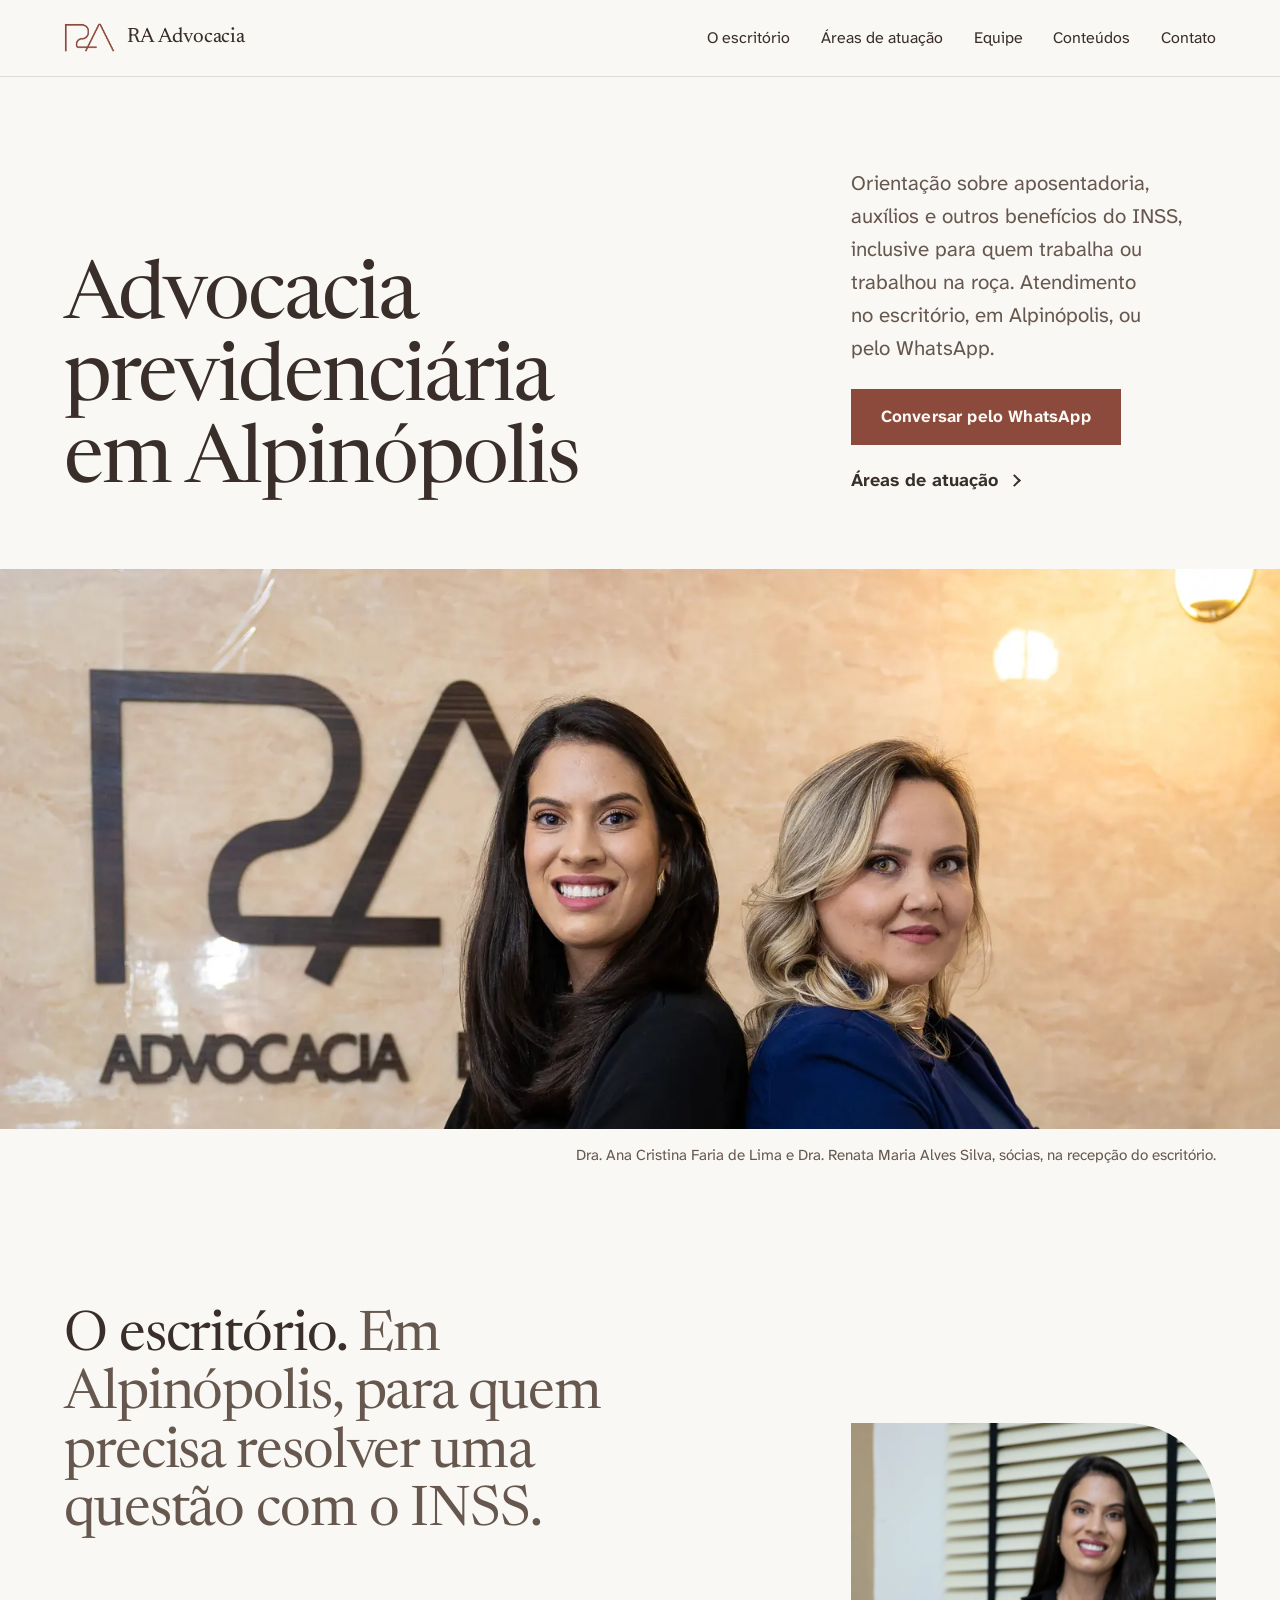
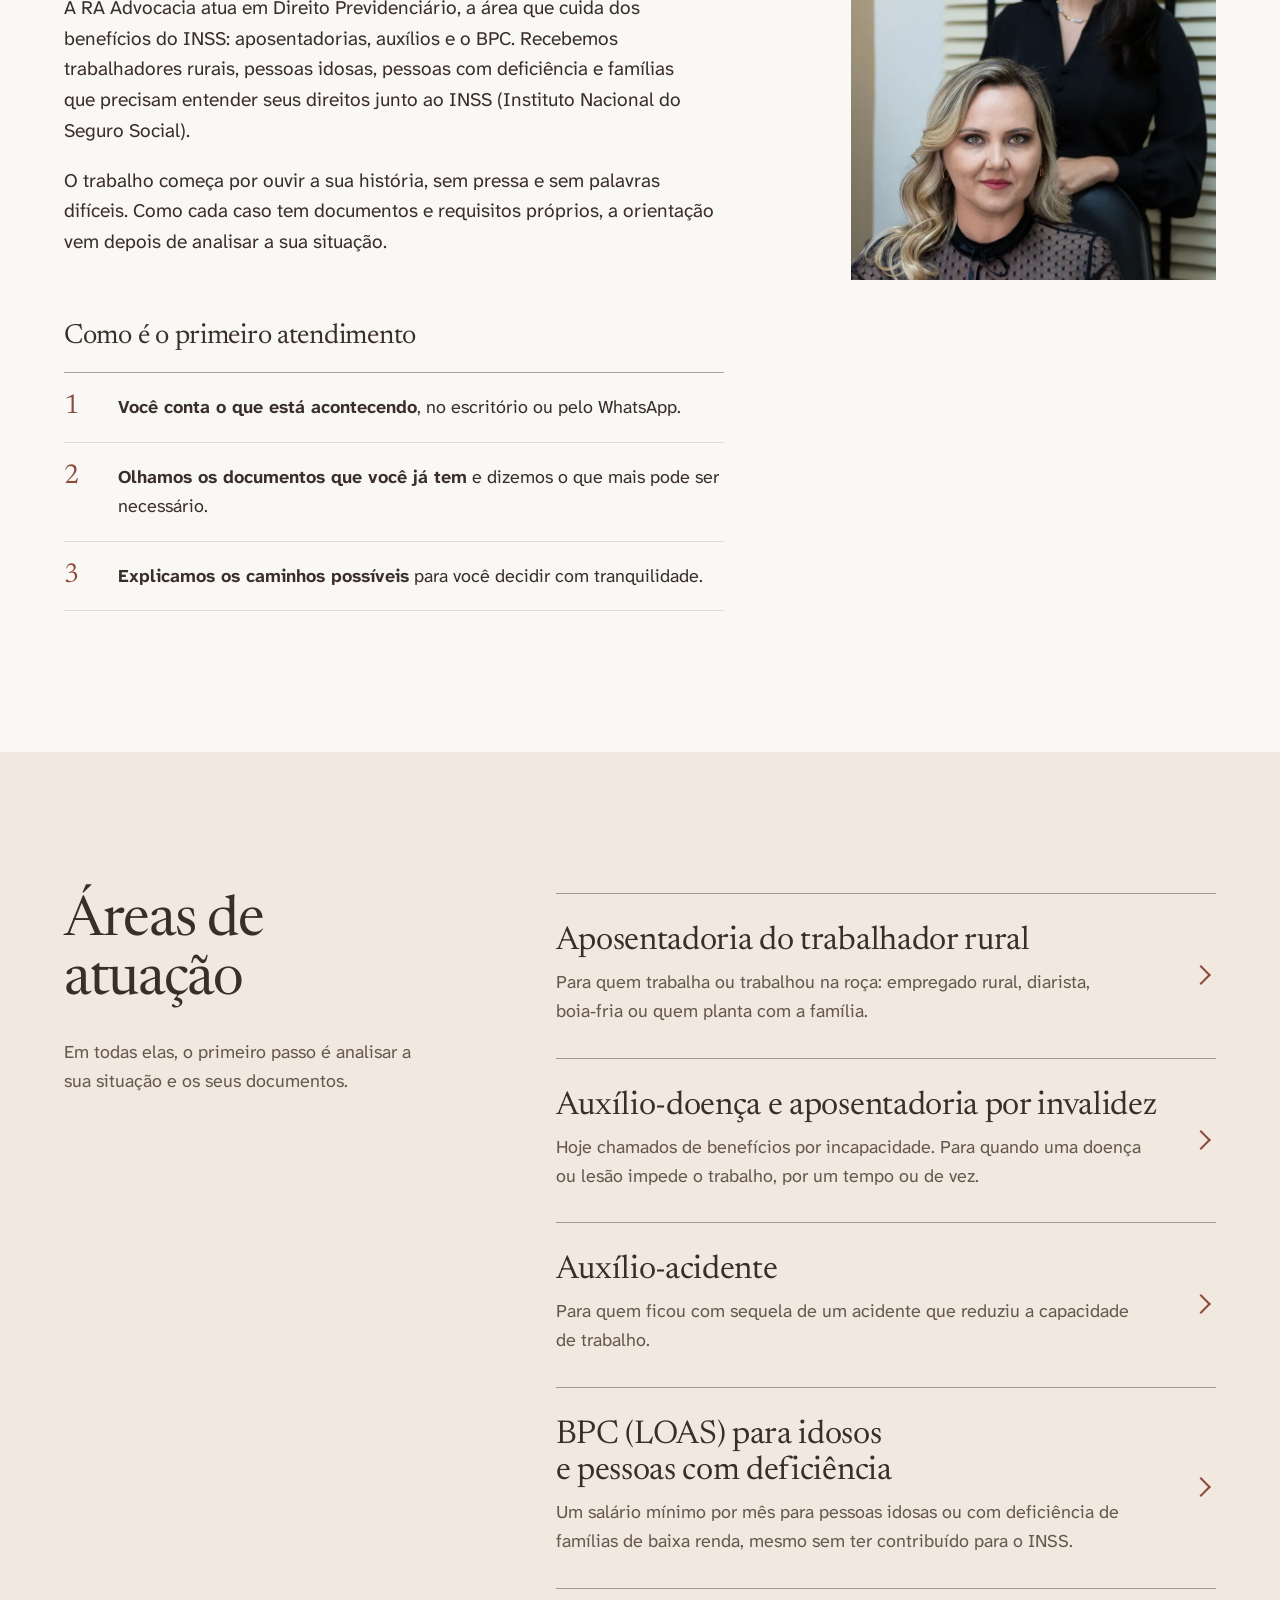
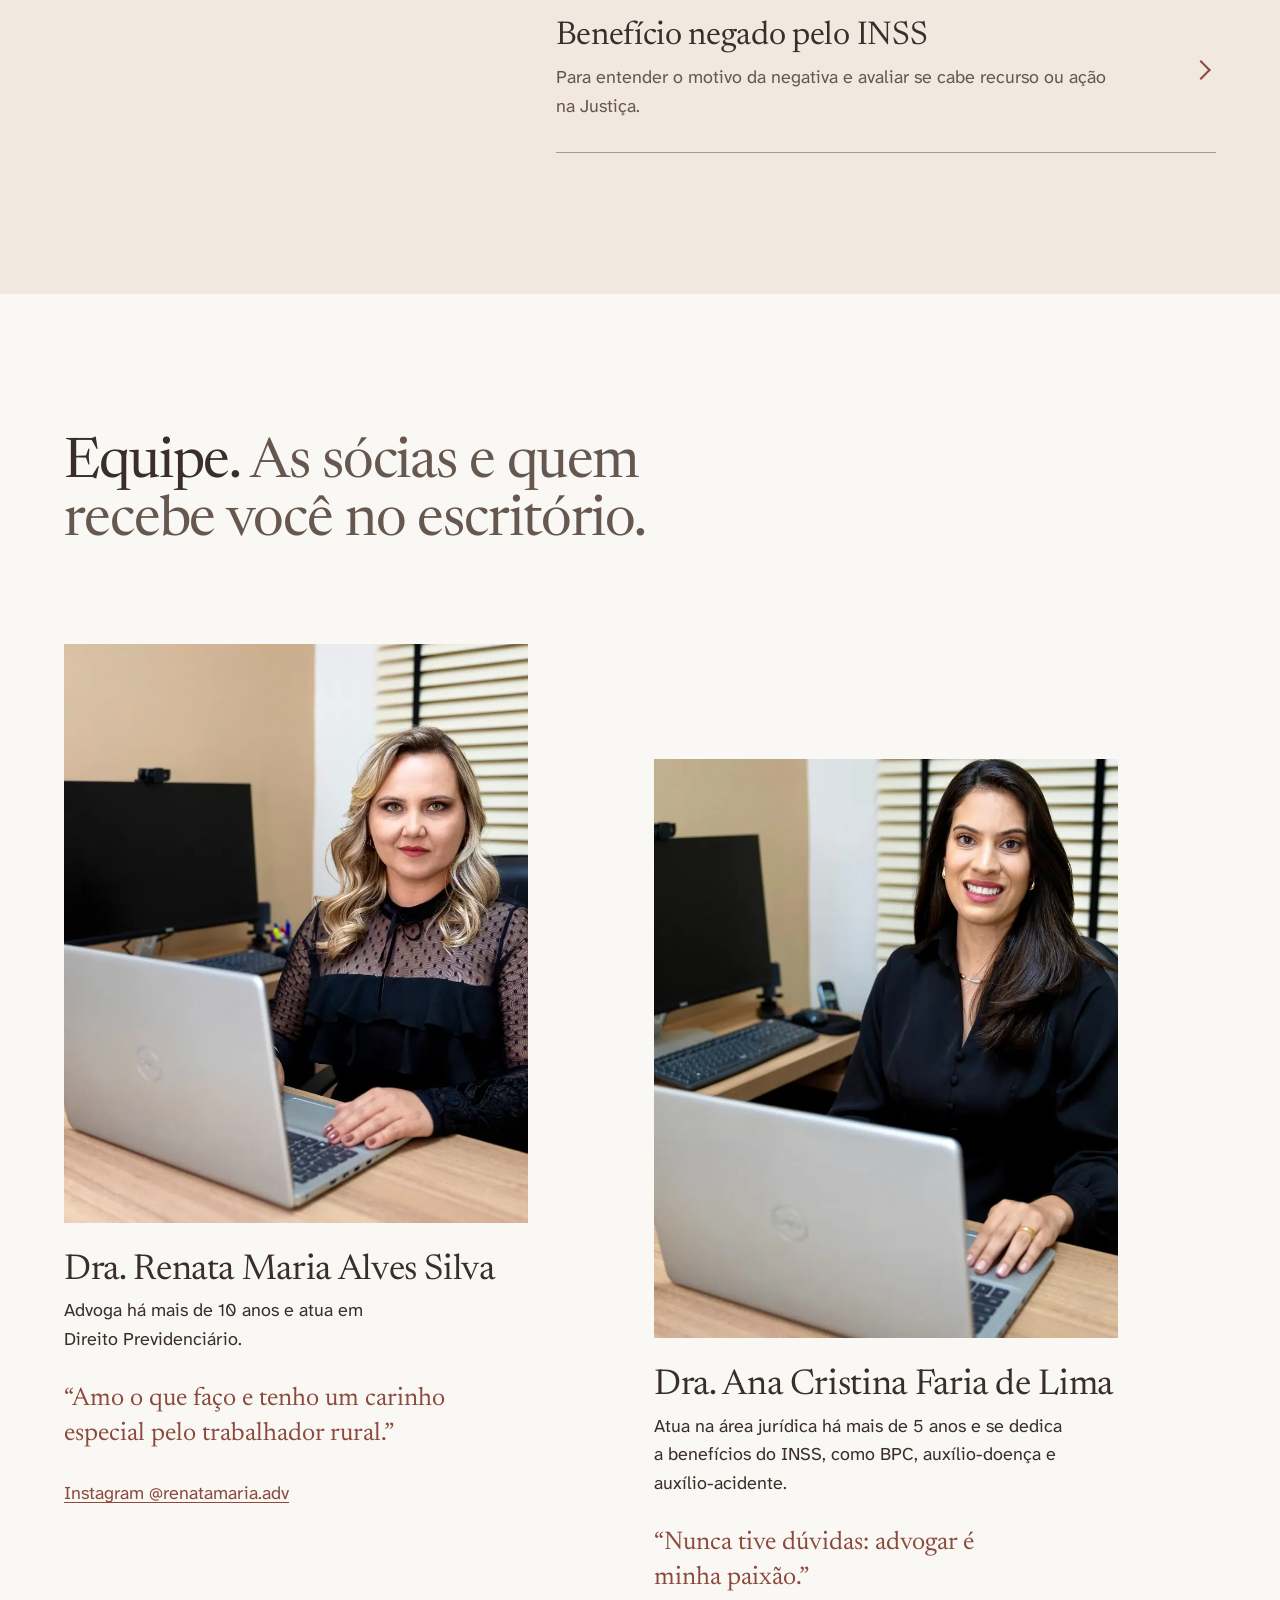
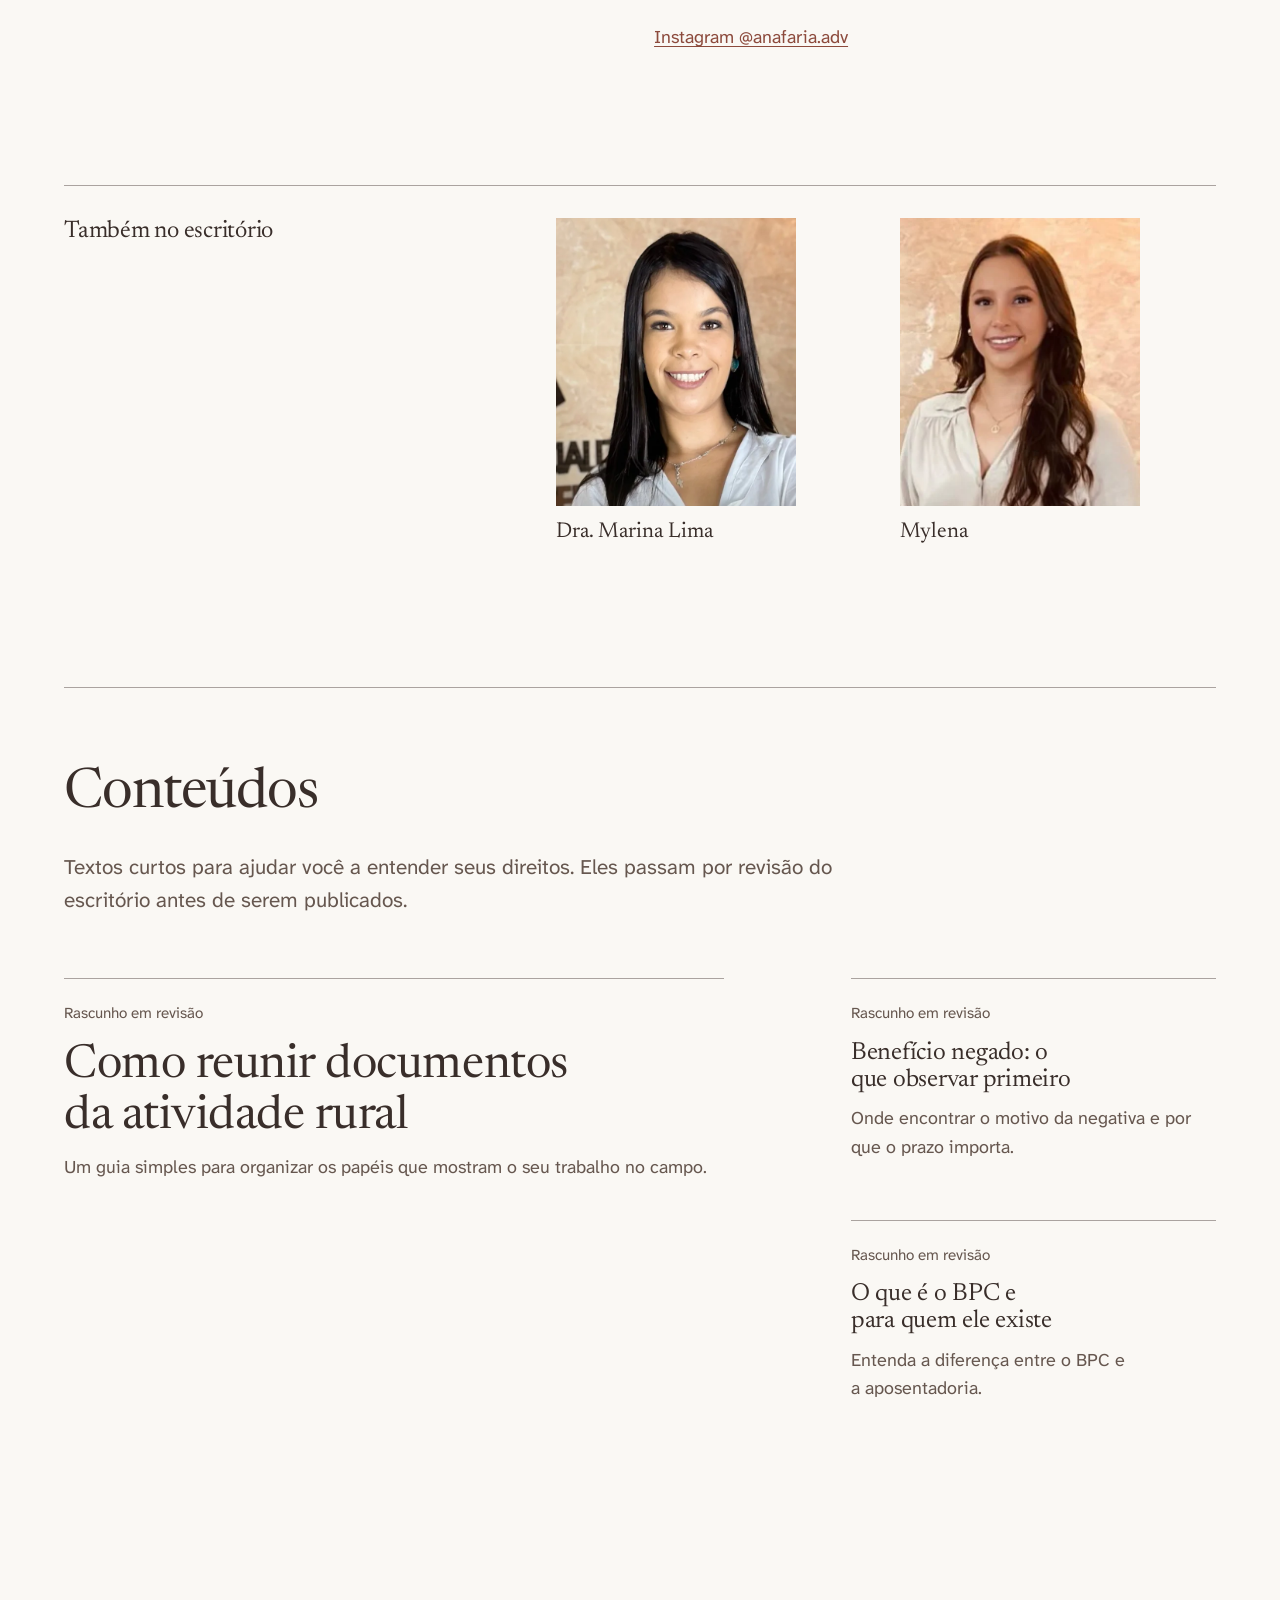
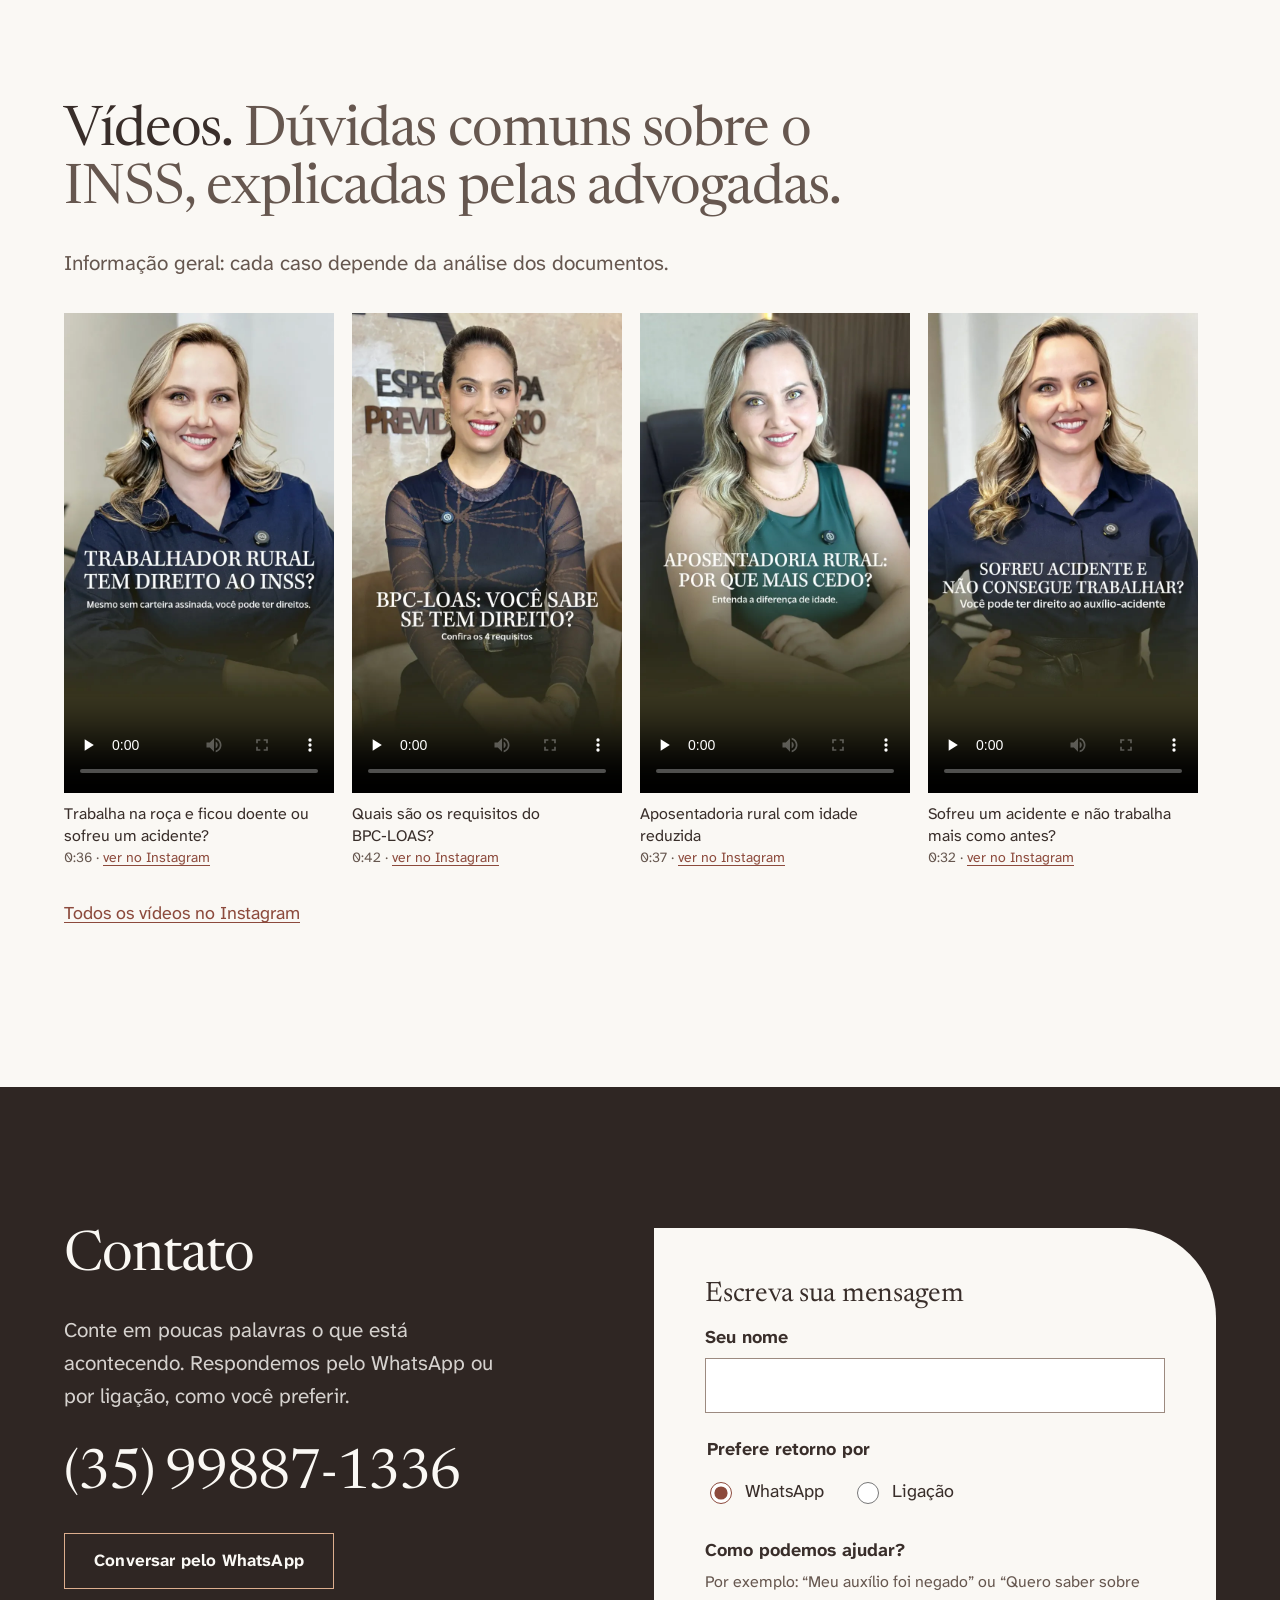
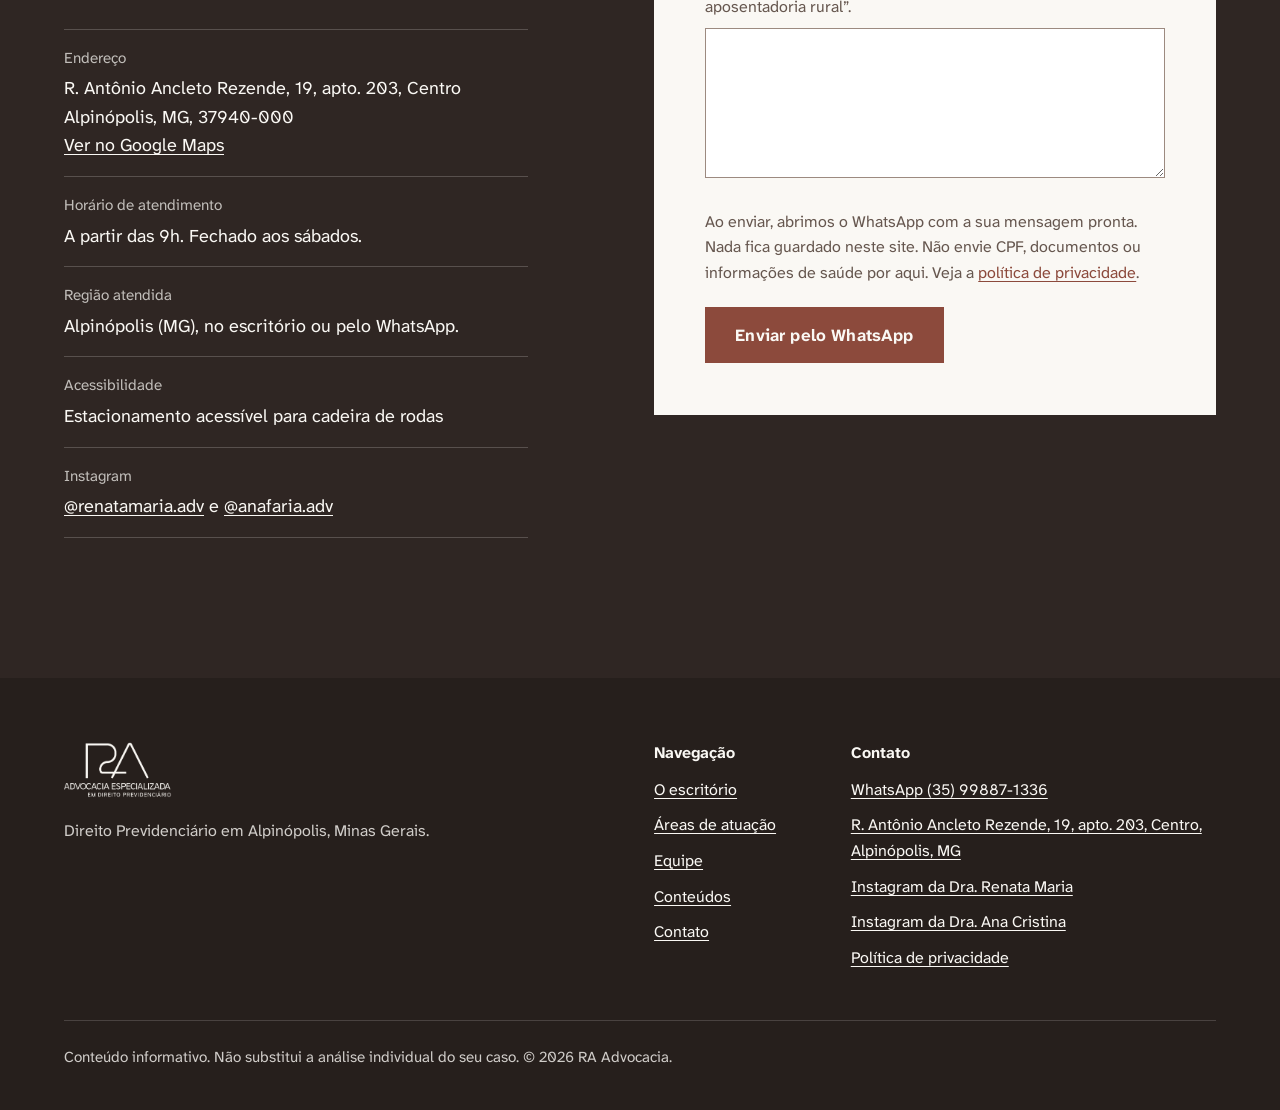
<file: index.html>
<!doctype html>
<html lang="pt-BR">
<head>
<meta charset="utf-8">
<meta name="viewport" content="width=device-width, initial-scale=1">
<title>RA Advocacia | Direito Previdenciário em Alpinópolis, MG</title>
<meta name="description" content="Orientação em Direito Previdenciário para trabalhadores rurais e pessoas que buscam compreender seus direitos junto ao INSS, em Alpinópolis, MG.">
<meta name="robots" content="noindex">
<link rel="canonical" href="https://paparidisbrancher.github.io/ra-advocacia/">
<meta property="og:type" content="website">
<meta property="og:locale" content="pt_BR">
<meta property="og:title" content="RA Advocacia | Direito Previdenciário em Alpinópolis, MG">
<meta property="og:description" content="Orientação em Direito Previdenciário para trabalhadores rurais e pessoas que buscam compreender seus direitos junto ao INSS, em Alpinópolis, MG.">
<meta property="og:url" content="https://paparidisbrancher.github.io/ra-advocacia/">
<meta property="og:image" content="https://paparidisbrancher.github.io/ra-advocacia/assets/img/og-image.jpg">
<meta name="theme-color" content="#8C4A3C">
<script>document.documentElement.classList.add("js");if(/[?&]revisao/.test(location.search))document.documentElement.classList.add("revisao");</script>
<link rel="icon" href="assets/img/logo-monograma-terracota.png" type="image/png">
<link rel="preload" href="assets/fonts/newsreader.woff2" as="font" type="font/woff2" crossorigin>
<link rel="preload" href="assets/fonts/atkinson-hyperlegible-next.woff2" as="font" type="font/woff2" crossorigin>
<link rel="stylesheet" href="assets/site.css">
</head>
<body>
<a class="pular" href="#conteudo">Pular para o conteúdo</a>
<header class="topo">
  <div class="contido">
    <a class="marca" href="index.html">
      <img src="assets/img/logo-monograma-terracota.png" alt="" width="696" height="408">
      <span>RA Advocacia</span>
    </a>
    <nav class="menu" aria-label="Principal">
      <button class="menu-botao" type="button" aria-expanded="false" aria-controls="menu-lista">Menu</button>
      <ul id="menu-lista"><li><a href="index.html#escritorio">O escritório</a></li><li><a href="index.html#areas">Áreas de atuação</a></li><li><a href="index.html#equipe">Equipe</a></li><li><a href="index.html#conteudos">Conteúdos</a></li><li><a href="index.html#contato">Contato</a></li></ul>
    </nav>
  </div>
</header>
<main id="conteudo">

<section class="hero" aria-labelledby="titulo">
  <div class="contido grade hero-texto">
    <h1 id="titulo">Advocacia previdenciária em Alpinópolis</h1>
    <div class="hero-apoio">
      <p>Orientação sobre aposentadoria, auxílios e outros benefícios do INSS, inclusive para quem trabalha ou trabalhou na roça. Atendimento no escritório, em Alpinópolis, ou pelo WhatsApp.</p>
      <div class="acoes">
        <a class="botao" href="https://wa.me/5535998871336?text=Ol%C3%A1%2C%20gostaria%20de%20informa%C3%A7%C3%B5es%20sobre%20o%20atendimento." target="_blank" rel="noopener">Conversar pelo WhatsApp</a>
        <a class="link-acao" href="#areas">Áreas de atuação</a>
      </div>
    </div>
  </div>
  <figure class="hero-foto">
    <picture>
      <source media="(max-width: 700px)" srcset="assets/img/topo-celular.webp" width="800" height="1000">
      <img src="assets/img/topo-1600.webp" srcset="assets/img/topo-1600.webp 1600w, assets/img/topo-2560.webp 2560w" sizes="100vw"
        width="1600" height="700" fetchpriority="high"
        alt="As duas sócias, lado a lado e sorrindo, diante da parede com a logo RA Advocacia">
    </picture>
    <figcaption class="legenda">Dra. Ana Cristina Faria de Lima e Dra. Renata Maria Alves Silva, sócias, na recepção do escritório.</figcaption>
  </figure>
</section>

<section class="secao" id="escritorio" aria-labelledby="escritorio-titulo">
  <div class="contido grade">
    <div class="escritorio-texto">
      <h2 id="escritorio-titulo">O escritório. <span class="tom">Em Alpinópolis, para quem precisa resolver uma questão com o INSS.</span></h2>
      <p>A RA Advocacia atua em Direito Previdenciário, a área que cuida dos benefícios do INSS: aposentadorias, auxílios e o BPC. Recebemos trabalhadores rurais, pessoas idosas, pessoas com deficiência e famílias que precisam entender seus direitos junto ao INSS (Instituto Nacional do Seguro Social).</p>
      <p>O trabalho começa por ouvir a sua história, sem pressa e sem palavras difíceis. Como cada caso tem documentos e requisitos próprios, a orientação vem depois de analisar a sua situação.</p>
      <h3>Como é o primeiro atendimento</h3>
      <ol class="passos">
        <li><span><strong>Você conta o que está acontecendo</strong>, no escritório ou pelo WhatsApp.</span></li>
        <li><span><strong>Olhamos os documentos que você já tem</strong> e dizemos o que mais pode ser necessário.</span></li>
        <li><span><strong>Explicamos os caminhos possíveis</strong> para você decidir com tranquilidade.</span></li>
      </ol>
    </div>
    <figure class="escritorio-foto">
      <img src="assets/img/escritorio-trabalho.webp" width="800" height="1000" loading="lazy"
        alt="Dra. Renata Maria sentada à mesa e Dra. Ana Cristina em pé ao lado, no escritório">
    </figure>
  </div>
</section>

<section class="secao areas-secao" id="areas" aria-labelledby="areas-titulo">
  <div class="contido grade">
    <div class="areas-cabeca">
      <h2 id="areas-titulo">Áreas de atuação</h2>
      <p class="intro">Em todas elas, o primeiro passo é analisar a sua situação e os seus documentos.</p>
      <p><span class="pendente">Lista a confirmar com o escritório.</span></p>
    </div>
    <ul class="areas"><li><a href="areas/aposentadoria-rural.html"><h3>Aposentadoria do trabalhador rural</h3><p>Para quem trabalha ou trabalhou na roça: empregado rural, diarista, boia&#8209;fria ou quem planta com a família.</p><span class="seta" aria-hidden="true"></span></a></li><li><a href="areas/beneficios-por-incapacidade.html"><h3>Auxílio-doença e aposentadoria por invalidez</h3><p>Hoje chamados de benefícios por incapacidade. Para quando uma doença ou lesão impede o trabalho, por um tempo ou de vez.</p><span class="seta" aria-hidden="true"></span></a></li><li><a href="areas/auxilio-acidente.html"><h3>Auxílio-acidente</h3><p>Para quem ficou com sequela de um acidente que reduziu a capacidade de trabalho.</p><span class="seta" aria-hidden="true"></span></a></li><li><a href="areas/bpc-loas.html"><h3>BPC (LOAS) para idosos e pessoas com deficiência</h3><p>Um salário mínimo por mês para pessoas idosas ou com deficiência de famílias de baixa renda, mesmo sem ter contribuído para o INSS.</p><span class="seta" aria-hidden="true"></span></a></li><li><a href="areas/beneficio-negado.html"><h3>Benefício negado pelo INSS</h3><p>Para entender o motivo da negativa e avaliar se cabe recurso ou ação na Justiça.</p><span class="seta" aria-hidden="true"></span></a></li></ul>
  </div>
</section>

<section class="secao" id="equipe" aria-labelledby="equipe-titulo">
  <div class="contido grade">
    <div class="equipe-cabeca">
      <h2 id="equipe-titulo">Equipe. <span class="tom">As sócias e quem recebe você no escritório.</span></h2>
      <p><span class="pendente">Tempo de atuação, citações e fotos a aprovar por cada pessoa.</span></p>
    </div>
    <article class="socia">
      <img class="retrato" src="assets/img/renata-maria.webp" width="800" height="1000" loading="lazy" alt="Dra. Renata Maria à mesa de trabalho no escritório">
      <h3>Dra. Renata Maria Alves Silva</h3>
      <p class="funcao">Advogada e sócia. <span class="pendente">OAB/MG nº a confirmar</span></p>
      <p>Advoga há mais de 10 anos e atua em Direito Previdenciário.</p>
      <blockquote class="citacao"><p>“Amo o que faço e tenho um carinho especial pelo trabalhador rural.”</p></blockquote>
      <p><a href="https://www.instagram.com/renatamaria.adv/" target="_blank" rel="noopener">Instagram @renatamaria.adv</a></p>
    </article>
    <article class="socia">
      <img class="retrato" src="assets/img/ana-faria.webp" width="800" height="1000" loading="lazy" alt="Dra. Ana Cristina Faria à mesa de trabalho no escritório">
      <h3>Dra. Ana Cristina Faria de Lima</h3>
      <p class="funcao">Advogada e sócia. <span class="pendente">OAB/MG nº a confirmar</span></p>
      <p>Atua na área jurídica há mais de 5 anos e se dedica a benefícios do INSS, como BPC, auxílio-doença e auxílio-acidente.</p>
      <blockquote class="citacao"><p>“Nunca tive dúvidas: advogar é minha paixão.”</p></blockquote>
      <p><a href="https://www.instagram.com/anafaria.adv/" target="_blank" rel="noopener">Instagram @anafaria.adv</a></p>
    </article>
    <div class="apoio grade">
      <h3>Também no escritório</h3>
      <ul>
        <li><img src="assets/img/marina.webp" width="620" height="747" loading="lazy" alt="Retrato da Dra. Marina Lima"><strong>Dra. Marina Lima</strong><p>Advogada. <span class="pendente">OAB/MG nº a confirmar</span></p></li>
        <li><img src="assets/img/mylena.webp" width="488" height="588" loading="lazy" alt="Retrato de Mylena"><strong>Mylena</strong><p>Estudante de Direito e estagiária. <span class="pendente">Sobrenome a confirmar</span></p></li>
      </ul>
    </div>
  </div>
</section>

<section class="secao conteudos" id="conteudos" aria-labelledby="conteudos-titulo">
  <div class="contido grade">
    <div class="conteudos-cabeca">
      <h2 id="conteudos-titulo">Conteúdos</h2>
      <p class="intro">Textos curtos para ajudar você a entender seus direitos. Eles passam por revisão do escritório antes de serem publicados.</p>
    </div>
    <article class="artigo destaque"><p class="estado">Rascunho em revisão</p><h3><a href="conteudos/documentos-atividade-rural.html">Como reunir documentos da atividade rural</a></h3><p>Um guia simples para organizar os papéis que mostram o seu trabalho no campo.</p></article><article class="artigo"><p class="estado">Rascunho em revisão</p><h3><a href="conteudos/beneficio-negado-o-que-observar.html">Benefício negado: o que observar primeiro</a></h3><p>Onde encontrar o motivo da negativa e por que o prazo importa.</p></article><article class="artigo"><p class="estado">Rascunho em revisão</p><h3><a href="conteudos/o-que-e-bpc.html">O que é o BPC e para quem ele existe</a></h3><p>Entenda a diferença entre o BPC e a aposentadoria.</p></article>
  </div>
</section>

<section class="secao videos" id="videos" aria-labelledby="videos-titulo">
  <div class="contido">
    <h2 id="videos-titulo">Vídeos. <span class="tom">Dúvidas comuns sobre o INSS, explicadas pelas advogadas.</span></h2>
    <p class="intro">Informação geral: cada caso depende da análise dos documentos.</p>
    <p><span class="pendente">Seleção de vídeos a aprovar pelas advogadas.</span></p>
    <ul class="videos-lista" role="region" tabindex="0" aria-label="Vídeos da RA Advocacia">
      <li><figure>
        <video controls preload="none" playsinline poster="videos/Dci83AGx6vk.webp" width="720" height="1280" aria-label="Trabalha na roça e ficou doente ou sofreu um acidente?"><source src="videos/Dci83AGx6vk.mp4" type="video/mp4"></video>
        <figcaption>Trabalha na roça e ficou doente ou sofreu um acidente?<span>0:36 · <a href="https://www.instagram.com/reel/Dci83AGx6vk/" target="_blank" rel="noopener">ver no Instagram</a></span></figcaption>
      </figure></li>
      <li><figure>
        <video controls preload="none" playsinline poster="videos/DaDTSXyR6SL.webp" width="720" height="1280" aria-label="Quais são os requisitos do BPC-LOAS?"><source src="videos/DaDTSXyR6SL.mp4" type="video/mp4"></video>
        <figcaption>Quais são os requisitos do BPC&#8209;LOAS?<span>0:42 · <a href="https://www.instagram.com/reel/DaDTSXyR6SL/" target="_blank" rel="noopener">ver no Instagram</a></span></figcaption>
      </figure></li>
      <li><figure>
        <video controls preload="none" playsinline poster="videos/DdZCKZXhK-j.webp" width="720" height="1280" aria-label="Aposentadoria rural com idade reduzida"><source src="videos/DdZCKZXhK-j.mp4" type="video/mp4"></video>
        <figcaption>Aposentadoria rural com idade reduzida<span>0:37 · <a href="https://www.instagram.com/reel/DdZCKZXhK-j/" target="_blank" rel="noopener">ver no Instagram</a></span></figcaption>
      </figure></li>
      <li><figure>
        <video controls preload="none" playsinline poster="videos/DcQ61UfxA2l.webp" width="720" height="1280" aria-label="Sofreu um acidente e não trabalha mais como antes?"><source src="videos/DcQ61UfxA2l.mp4" type="video/mp4"></video>
        <figcaption>Sofreu um acidente e não trabalha mais como antes?<span>0:32 · <a href="https://www.instagram.com/reel/DcQ61UfxA2l/" target="_blank" rel="noopener">ver no Instagram</a></span></figcaption>
      </figure></li>
      <li><figure>
        <video controls preload="none" playsinline poster="videos/DbTIGVfxCl_.webp" width="720" height="1280" aria-label="Burnout e ansiedade podem dar direito a benefício?"><source src="videos/DbTIGVfxCl_.mp4" type="video/mp4"></video>
        <figcaption>Burnout e ansiedade podem dar direito a benefício?<span>0:40 · <a href="https://www.instagram.com/reel/DbTIGVfxCl_/" target="_blank" rel="noopener">ver no Instagram</a></span></figcaption>
      </figure></li>
      <li><figure>
        <video controls preload="none" playsinline poster="videos/DaNnFT-RJ3T.webp" width="720" height="1280" aria-label="Cuidado com golpes envolvendo o INSS"><source src="videos/DaNnFT-RJ3T.mp4" type="video/mp4"></video>
        <figcaption>Cuidado com golpes envolvendo o INSS<span>0:57 · <a href="https://www.instagram.com/reel/DaNnFT-RJ3T/" target="_blank" rel="noopener">ver no Instagram</a></span></figcaption>
      </figure></li>
    </ul>
    <p><a href="https://www.instagram.com/renatamaria.adv/reels/" target="_blank" rel="noopener">Todos os vídeos no Instagram</a></p>
  </div>
</section>

<section class="secao contato" id="contato" aria-labelledby="contato-titulo">
  <div class="contido grade">
    <div class="contato-dados">
      <h2 id="contato-titulo">Contato</h2>
      <p class="intro">Conte em poucas palavras o que está acontecendo. Respondemos pelo WhatsApp ou por ligação, como você preferir.</p>
      <a class="telefone" href="tel:+5535998871336">(35) 99887-1336</a>
      <div><a class="botao contorno" href="https://wa.me/5535998871336?text=Ol%C3%A1%2C%20gostaria%20de%20informa%C3%A7%C3%B5es%20sobre%20o%20atendimento." target="_blank" rel="noopener">Conversar pelo WhatsApp</a></div>
      <dl class="dados">
        <div><dt>Endereço</dt><dd>R. Antônio Ancleto Rezende, 19, apto. 203, Centro<br>Alpinópolis, MG, 37940-000<br><a href="https://maps.google.com/?cid=9352116726334135630" target="_blank" rel="noopener">Ver no Google Maps</a></dd></div>
        <div><dt>Horário de atendimento</dt><dd>A partir das 9h. Fechado aos sábados.<br><span class="pendente">Dias e horário de fechamento a confirmar</span></dd></div>
        <div><dt>Região atendida</dt><dd>Alpinópolis (MG), no escritório ou pelo WhatsApp.<br><span class="pendente">Outras cidades da região a confirmar</span></dd></div>
        <div><dt>Acessibilidade</dt><dd>Estacionamento acessível para cadeira de rodas</dd></div>
        <div><dt>E-mail</dt><dd><span class="pendente">E-mail a confirmar</span></dd></div>
        <div><dt>Instagram</dt><dd><a href="https://www.instagram.com/renatamaria.adv/" target="_blank" rel="noopener">@renatamaria.adv</a> e <a href="https://www.instagram.com/anafaria.adv/" target="_blank" rel="noopener">@anafaria.adv</a></dd></div>
      </dl>
    </div>
    <div class="cartao">
      <h3>Escreva sua mensagem</h3>
      <form id="form-contato" novalidate aria-describedby="aviso-form">
        <div>
          <label for="nome">Seu nome</label>
          <input type="text" id="nome" name="nome" autocomplete="name" required maxlength="80" aria-describedby="erro-nome">
          <span class="erro" id="erro-nome"></span>
        </div>
        <fieldset>
          <legend>Prefere retorno por</legend>
          <div class="opcoes">
            <label><input type="radio" name="retorno" value="WhatsApp" checked> WhatsApp</label>
            <label><input type="radio" name="retorno" value="ligação"> Ligação</label>
          </div>
        </fieldset>
        <div>
          <label for="mensagem">Como podemos ajudar?</label>
          <span class="dica" id="dica-mensagem">Por exemplo: “Meu auxílio foi negado” ou “Quero saber sobre aposentadoria rural”.</span>
          <textarea id="mensagem" name="mensagem" required maxlength="600" aria-describedby="dica-mensagem erro-mensagem"></textarea>
          <span class="erro" id="erro-mensagem"></span>
        </div>
        <p class="aviso-form" id="aviso-form">Ao enviar, abrimos o WhatsApp com a sua mensagem pronta. Nada fica guardado neste site. Não envie CPF, documentos ou informações de saúde por aqui. Veja a <a href="privacidade.html">política de privacidade</a>.</p>
        <div><button class="botao" type="submit">Enviar pelo WhatsApp</button></div>
        <p class="status" id="form-status" role="status" aria-live="polite"></p>
      </form>
    </div>
  </div>
</section>
</main>
<a class="fale" href="index.html#contato">Falar com o escritório</a>
<footer class="rodape">
  <div class="contido grade">
    <div class="rodape-marca">
      <img src="assets/img/logo-completa-claro.png" alt="RA Advocacia" width="1153" height="600" loading="lazy">
      <p>Direito Previdenciário em Alpinópolis, Minas Gerais.</p>
      <p><span class="pendente">Razão social, CNPJ e inscrição da sociedade na OAB/MG a confirmar</span></p>
    </div>
    <nav class="rodape-nav" aria-label="Rodapé">
      <h2>Navegação</h2>
      <ul><li><a href="index.html#escritorio">O escritório</a></li><li><a href="index.html#areas">Áreas de atuação</a></li><li><a href="index.html#equipe">Equipe</a></li><li><a href="index.html#conteudos">Conteúdos</a></li><li><a href="index.html#contato">Contato</a></li></ul>
    </nav>
    <div class="rodape-contato">
      <h2>Contato</h2>
      <ul>
        <li><a href="https://wa.me/5535998871336?text=Ol%C3%A1%2C%20gostaria%20de%20informa%C3%A7%C3%B5es%20sobre%20o%20atendimento." target="_blank" rel="noopener">WhatsApp (35) 99887-1336</a></li>
        <li><a href="https://maps.google.com/?cid=9352116726334135630" target="_blank" rel="noopener">R. Antônio Ancleto Rezende, 19, apto. 203, Centro, Alpinópolis, MG</a></li>
        <li><a href="https://www.instagram.com/renatamaria.adv/" target="_blank" rel="noopener">Instagram da Dra. Renata Maria</a></li>
        <li><a href="https://www.instagram.com/anafaria.adv/" target="_blank" rel="noopener">Instagram da Dra. Ana Cristina</a></li>
        <li><a href="privacidade.html">Política de privacidade</a></li>
      </ul>
    </div>
    <p class="final">Conteúdo informativo. Não substitui a análise individual do seu caso. © 2026 RA Advocacia.</p>
  </div>
</footer>
<script src="assets/site.js" defer></script>
</body>
</html>
</file>
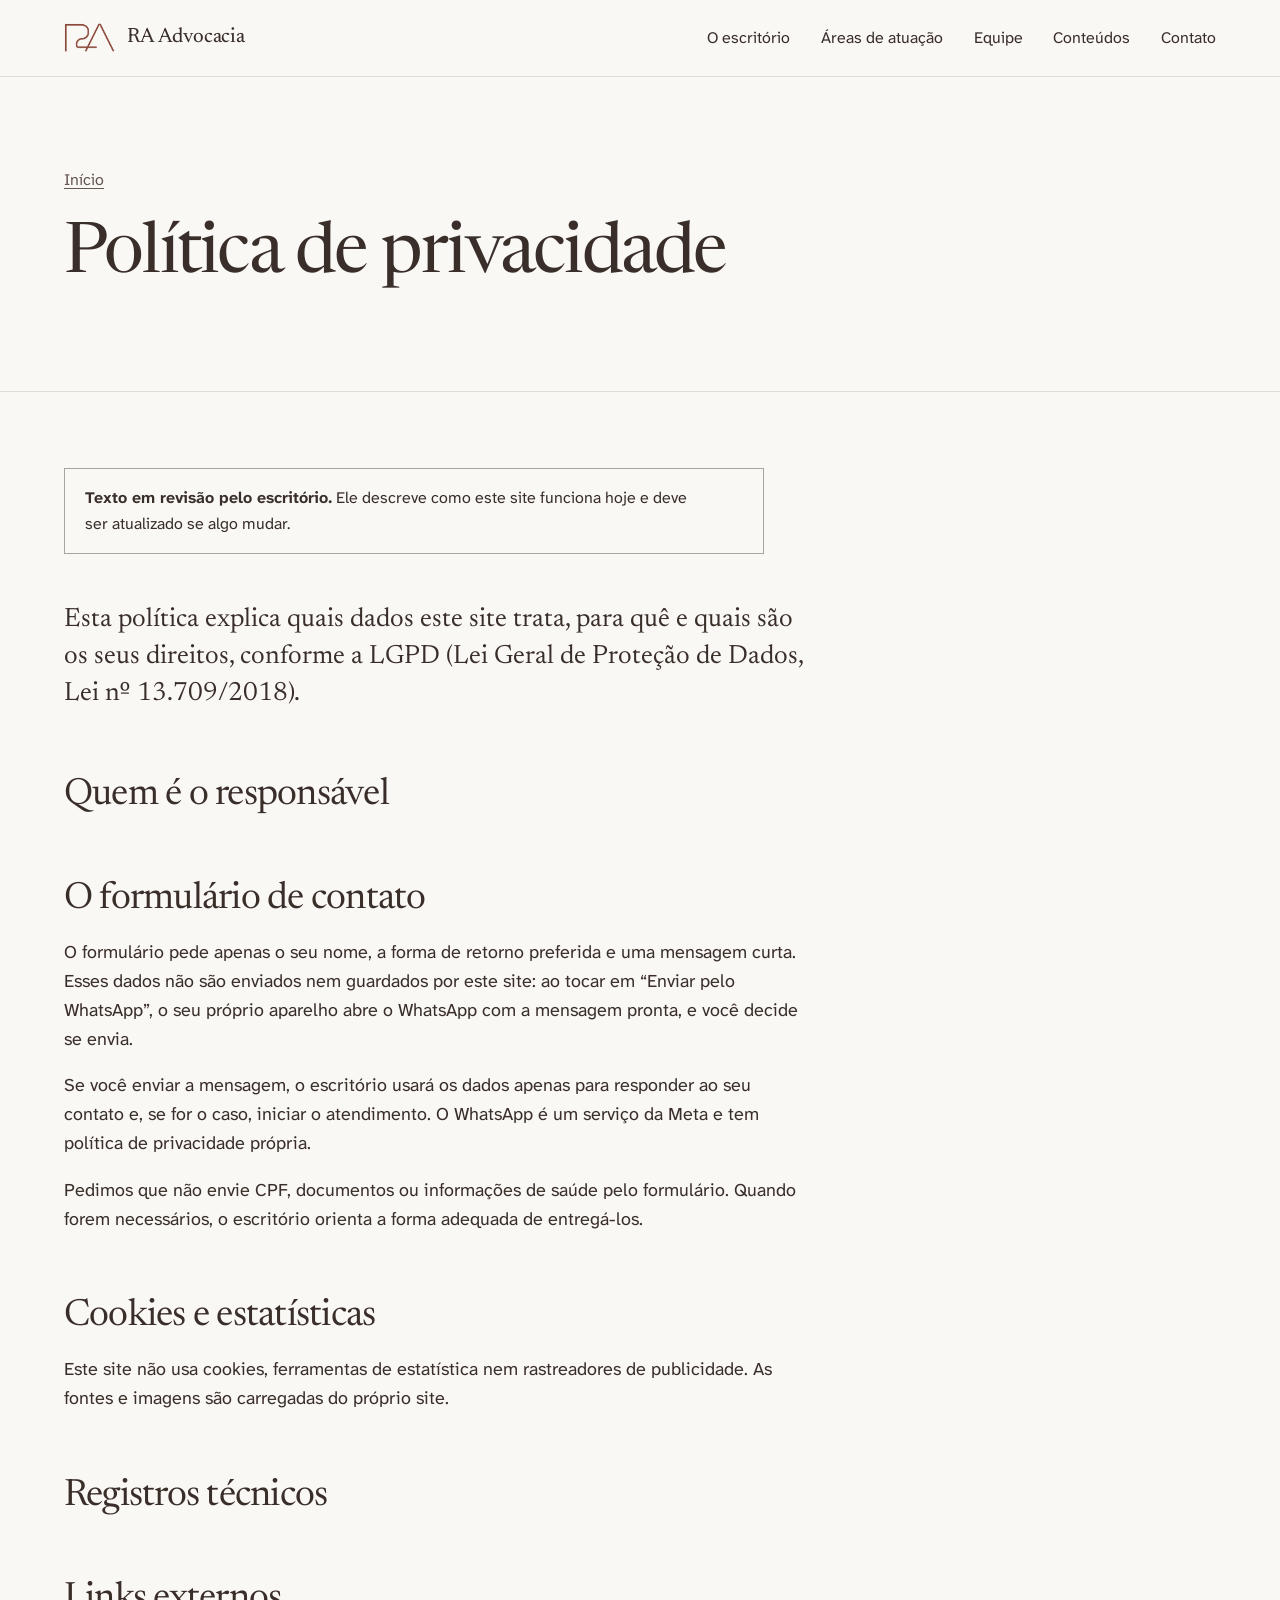
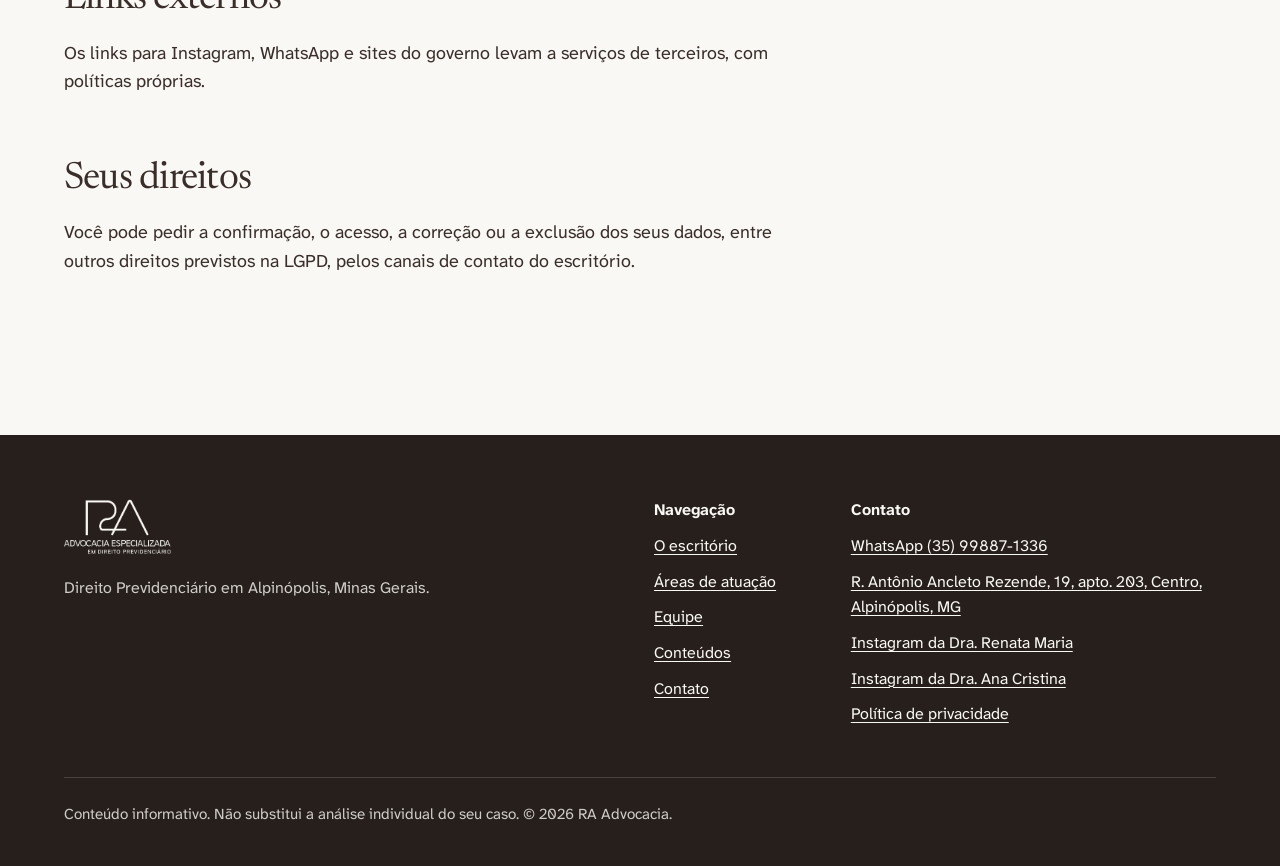
<file: privacidade.html>
<!doctype html>
<html lang="pt-BR">
<head>
<meta charset="utf-8">
<meta name="viewport" content="width=device-width, initial-scale=1">
<title>Política de privacidade | RA Advocacia</title>
<meta name="description" content="Como o site da RA Advocacia trata dados pessoais.">
<meta name="robots" content="noindex">
<link rel="canonical" href="https://paparidisbrancher.github.io/ra-advocacia/privacidade.html">
<meta property="og:type" content="website">
<meta property="og:locale" content="pt_BR">
<meta property="og:title" content="Política de privacidade | RA Advocacia">
<meta property="og:description" content="Como o site da RA Advocacia trata dados pessoais.">
<meta property="og:url" content="https://paparidisbrancher.github.io/ra-advocacia/privacidade.html">
<meta property="og:image" content="https://paparidisbrancher.github.io/ra-advocacia/assets/img/og-image.jpg">
<meta name="theme-color" content="#8C4A3C">
<script>document.documentElement.classList.add("js");if(/[?&]revisao/.test(location.search))document.documentElement.classList.add("revisao");</script>
<link rel="icon" href="assets/img/logo-monograma-terracota.png" type="image/png">
<link rel="preload" href="assets/fonts/newsreader.woff2" as="font" type="font/woff2" crossorigin>
<link rel="preload" href="assets/fonts/atkinson-hyperlegible-next.woff2" as="font" type="font/woff2" crossorigin>
<link rel="stylesheet" href="assets/site.css">
</head>
<body>
<a class="pular" href="#conteudo">Pular para o conteúdo</a>
<header class="topo">
  <div class="contido">
    <a class="marca" href="index.html">
      <img src="assets/img/logo-monograma-terracota.png" alt="" width="696" height="408">
      <span>RA Advocacia</span>
    </a>
    <nav class="menu" aria-label="Principal">
      <button class="menu-botao" type="button" aria-expanded="false" aria-controls="menu-lista">Menu</button>
      <ul id="menu-lista"><li><a href="index.html#escritorio">O escritório</a></li><li><a href="index.html#areas">Áreas de atuação</a></li><li><a href="index.html#equipe">Equipe</a></li><li><a href="index.html#conteudos">Conteúdos</a></li><li><a href="index.html#contato">Contato</a></li></ul>
    </nav>
  </div>
</header>
<main id="conteudo">
<div class="cabeca-interna"><div class="contido">
  <p class="trilha"><a href="index.html">Início</a></p>
  <h1>Política de privacidade</h1>
  <p class="meta">Última atualização: <span class="pendente">data a definir na publicação</span></p>
</div></div>
<div class="interna"><div class="contido grade">
  <div class="revisao" role="note"><p><strong>Texto em revisão pelo escritório.</strong> Ele descreve como este site funciona hoje e deve ser atualizado se algo mudar.</p></div>
  <article class="texto">
    <p class="intro">Esta política explica quais dados este site trata, para quê e quais são os seus direitos, conforme a LGPD (Lei Geral de Proteção de Dados, Lei nº 13.709/2018).</p>
    <h2>Quem é o responsável</h2>
    <p>RA Advocacia, R. Antônio Ancleto Rezende, 19, apto. 203, Centro, Alpinópolis, MG, 37940-000. <span class="pendente">Razão social e CNPJ a confirmar.</span></p>
    <h2>O formulário de contato</h2>
    <p>O formulário pede apenas o seu nome, a forma de retorno preferida e uma mensagem curta. Esses dados não são enviados nem guardados por este site: ao tocar em “Enviar pelo WhatsApp”, o seu próprio aparelho abre o WhatsApp com a mensagem pronta, e você decide se envia.</p>
    <p>Se você enviar a mensagem, o escritório usará os dados apenas para responder ao seu contato e, se for o caso, iniciar o atendimento. O WhatsApp é um serviço da Meta e tem política de privacidade própria.</p>
    <p>Pedimos que não envie CPF, documentos ou informações de saúde pelo formulário. Quando forem necessários, o escritório orienta a forma adequada de entregá-los.</p>
    <h2>Cookies e estatísticas</h2>
    <p>Este site não usa cookies, ferramentas de estatística nem rastreadores de publicidade. As fontes e imagens são carregadas do próprio site.</p>
    <h2>Registros técnicos</h2>
    <p>Como qualquer site, o servidor de hospedagem pode registrar dados técnicos de acesso, como endereço IP, data e hora, para segurança e funcionamento. <span class="pendente">Empresa de hospedagem e prazo de guarda a confirmar.</span></p>
    <h2>Links externos</h2>
    <p>Os links para Instagram, WhatsApp e sites do governo levam a serviços de terceiros, com políticas próprias.</p>
    <h2>Seus direitos</h2>
    <p>Você pode pedir a confirmação, o acesso, a correção ou a exclusão dos seus dados, entre outros direitos previstos na LGPD, pelos canais de contato do escritório.</p>
  </article>
</div></div>
</main>
<a class="fale" href="index.html#contato">Falar com o escritório</a>
<footer class="rodape">
  <div class="contido grade">
    <div class="rodape-marca">
      <img src="assets/img/logo-completa-claro.png" alt="RA Advocacia" width="1153" height="600" loading="lazy">
      <p>Direito Previdenciário em Alpinópolis, Minas Gerais.</p>
      <p><span class="pendente">Razão social, CNPJ e inscrição da sociedade na OAB/MG a confirmar</span></p>
    </div>
    <nav class="rodape-nav" aria-label="Rodapé">
      <h2>Navegação</h2>
      <ul><li><a href="index.html#escritorio">O escritório</a></li><li><a href="index.html#areas">Áreas de atuação</a></li><li><a href="index.html#equipe">Equipe</a></li><li><a href="index.html#conteudos">Conteúdos</a></li><li><a href="index.html#contato">Contato</a></li></ul>
    </nav>
    <div class="rodape-contato">
      <h2>Contato</h2>
      <ul>
        <li><a href="https://wa.me/5535998871336?text=Ol%C3%A1%2C%20gostaria%20de%20informa%C3%A7%C3%B5es%20sobre%20o%20atendimento." target="_blank" rel="noopener">WhatsApp (35) 99887-1336</a></li>
        <li><a href="https://maps.google.com/?cid=9352116726334135630" target="_blank" rel="noopener">R. Antônio Ancleto Rezende, 19, apto. 203, Centro, Alpinópolis, MG</a></li>
        <li><a href="https://www.instagram.com/renatamaria.adv/" target="_blank" rel="noopener">Instagram da Dra. Renata Maria</a></li>
        <li><a href="https://www.instagram.com/anafaria.adv/" target="_blank" rel="noopener">Instagram da Dra. Ana Cristina</a></li>
        <li><a href="privacidade.html">Política de privacidade</a></li>
      </ul>
    </div>
    <p class="final">Conteúdo informativo. Não substitui a análise individual do seu caso. © 2026 RA Advocacia.</p>
  </div>
</footer>
<script src="assets/site.js" defer></script>
</body>
</html>
</file>
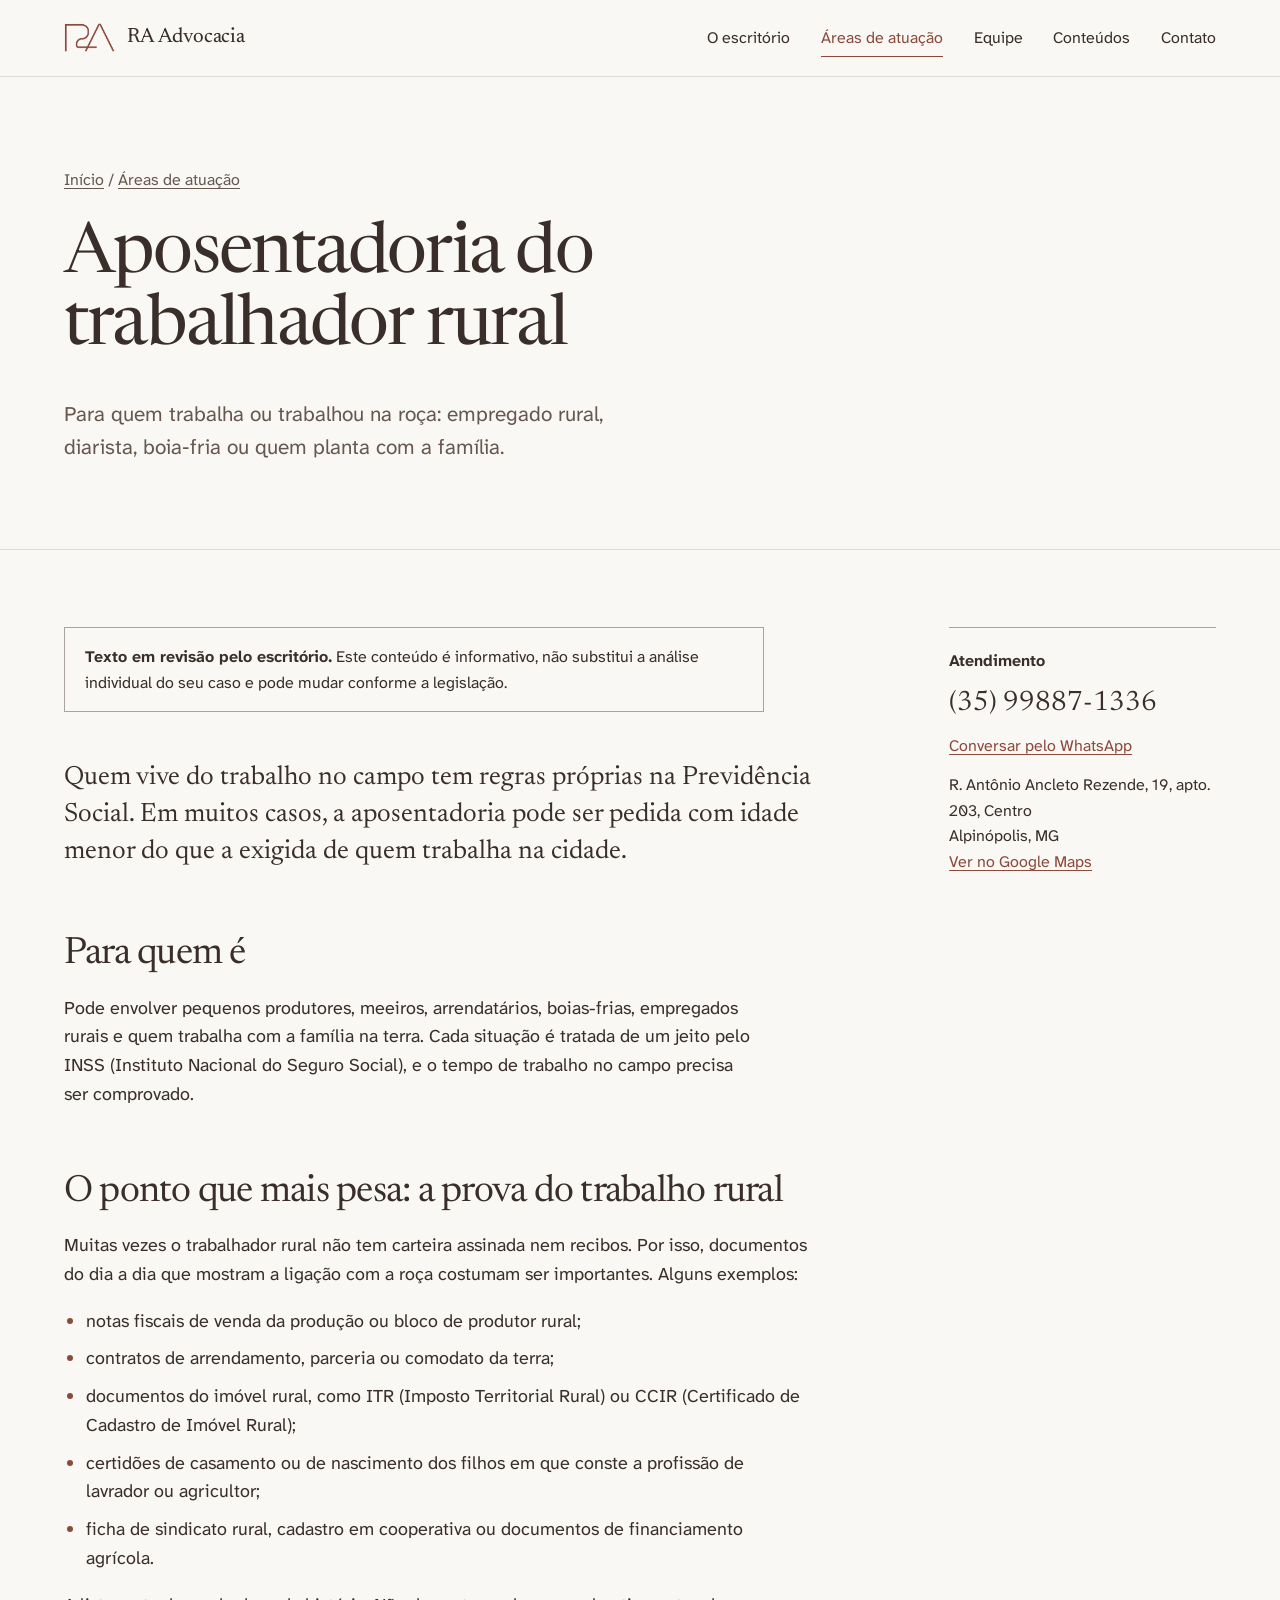
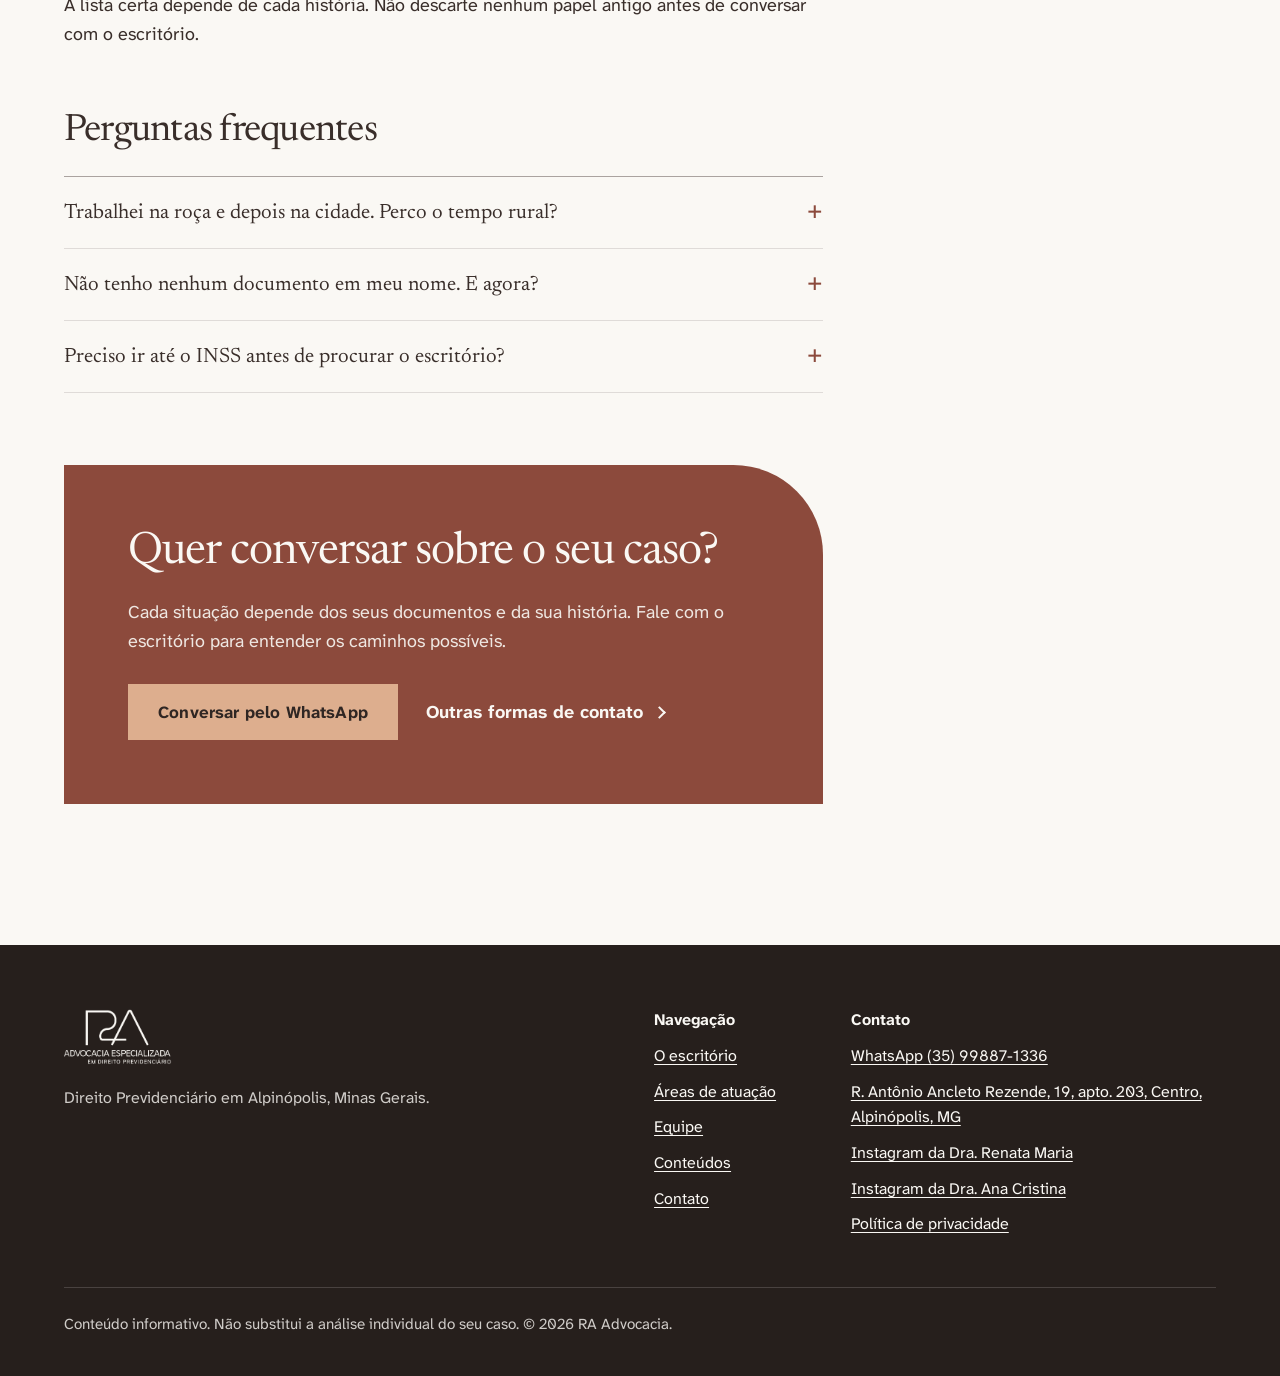
<file: areas/aposentadoria-rural.html>
<!doctype html>
<html lang="pt-BR">
<head>
<meta charset="utf-8">
<meta name="viewport" content="width=device-width, initial-scale=1">
<title>Aposentadoria do trabalhador rural | RA Advocacia</title>
<meta name="description" content="Para quem trabalha ou trabalhou na roça: empregado rural, diarista, boia&amp;#8209;fria ou quem planta com a família.">
<meta name="robots" content="noindex">
<link rel="canonical" href="https://paparidisbrancher.github.io/ra-advocacia/areas/aposentadoria-rural.html">
<meta property="og:type" content="website">
<meta property="og:locale" content="pt_BR">
<meta property="og:title" content="Aposentadoria do trabalhador rural | RA Advocacia">
<meta property="og:description" content="Para quem trabalha ou trabalhou na roça: empregado rural, diarista, boia&amp;#8209;fria ou quem planta com a família.">
<meta property="og:url" content="https://paparidisbrancher.github.io/ra-advocacia/areas/aposentadoria-rural.html">
<meta property="og:image" content="https://paparidisbrancher.github.io/ra-advocacia/assets/img/og-image.jpg">
<meta name="theme-color" content="#8C4A3C">
<script>document.documentElement.classList.add("js");if(/[?&]revisao/.test(location.search))document.documentElement.classList.add("revisao");</script>
<link rel="icon" href="../assets/img/logo-monograma-terracota.png" type="image/png">
<link rel="preload" href="../assets/fonts/newsreader.woff2" as="font" type="font/woff2" crossorigin>
<link rel="preload" href="../assets/fonts/atkinson-hyperlegible-next.woff2" as="font" type="font/woff2" crossorigin>
<link rel="stylesheet" href="../assets/site.css">
</head>
<body>
<a class="pular" href="#conteudo">Pular para o conteúdo</a>
<header class="topo">
  <div class="contido">
    <a class="marca" href="../index.html">
      <img src="../assets/img/logo-monograma-terracota.png" alt="" width="696" height="408">
      <span>RA Advocacia</span>
    </a>
    <nav class="menu" aria-label="Principal">
      <button class="menu-botao" type="button" aria-expanded="false" aria-controls="menu-lista">Menu</button>
      <ul id="menu-lista"><li><a href="../index.html#escritorio">O escritório</a></li><li><a href="../index.html#areas" aria-current="page">Áreas de atuação</a></li><li><a href="../index.html#equipe">Equipe</a></li><li><a href="../index.html#conteudos">Conteúdos</a></li><li><a href="../index.html#contato">Contato</a></li></ul>
    </nav>
  </div>
</header>
<main id="conteudo">
<div class="cabeca-interna"><div class="contido">
  <p class="trilha"><a href="../index.html">Início</a> / <a href="../index.html#areas">Áreas de atuação</a></p>
  <h1>Aposentadoria do trabalhador rural</h1>
  <p class="intro">Para quem trabalha ou trabalhou na roça: empregado rural, diarista, boia&#8209;fria ou quem planta com a família.</p>
</div></div>
<div class="interna"><div class="contido grade">
  <aside class="lateral" aria-label="Atendimento">
  <p class="lateral-titulo">Atendimento</p>
  <p><a class="lateral-tel" href="tel:+5535998871336">(35) 99887-1336</a></p>
  <p><a href="https://wa.me/5535998871336?text=Ol%C3%A1%2C%20gostaria%20de%20informa%C3%A7%C3%B5es%20sobre%20o%20atendimento." target="_blank" rel="noopener">Conversar pelo WhatsApp</a></p>
  <p>R. Antônio Ancleto Rezende, 19, apto. 203, Centro<br>Alpinópolis, MG<br><a href="https://maps.google.com/?cid=9352116726334135630" target="_blank" rel="noopener">Ver no Google Maps</a></p>
</aside>
  <div class="revisao" role="note"><p><strong>Texto em revisão pelo escritório.</strong> Este conteúdo é informativo, não substitui a análise individual do seu caso e pode mudar conforme a legislação.</p></div>
  <article class="texto">
    
<p class="intro">Quem vive do trabalho no campo tem regras próprias na Previdência Social. Em muitos casos, a aposentadoria pode ser pedida com idade menor do que a exigida de quem trabalha na cidade.</p>
<h2>Para quem é</h2>
<p>Pode envolver pequenos produtores, meeiros, arrendatários, boias-frias, empregados rurais e quem trabalha com a família na terra. Cada situação é tratada de um jeito pelo INSS (Instituto Nacional do Seguro Social), e o tempo de trabalho no campo precisa ser comprovado.</p>
<h2>O ponto que mais pesa: a prova do trabalho rural</h2>
<p>Muitas vezes o trabalhador rural não tem carteira assinada nem recibos. Por isso, documentos do dia a dia que mostram a ligação com a roça costumam ser importantes. Alguns exemplos:</p>
<ul>
  <li>notas fiscais de venda da produção ou bloco de produtor rural;</li>
  <li>contratos de arrendamento, parceria ou comodato da terra;</li>
  <li>documentos do imóvel rural, como ITR (Imposto Territorial Rural) ou CCIR (Certificado de Cadastro de Imóvel Rural);</li>
  <li>certidões de casamento ou de nascimento dos filhos em que conste a profissão de lavrador ou agricultor;</li>
  <li>ficha de sindicato rural, cadastro em cooperativa ou documentos de financiamento agrícola.</li>
</ul>
<p>A lista certa depende de cada história. Não descarte nenhum papel antigo antes de conversar com o escritório.</p>
    <h2>Perguntas frequentes</h2>
    <div class="perguntas"><details><summary>Trabalhei na roça e depois na cidade. Perco o tempo rural?</summary><p>Não necessariamente. Há situações em que os dois períodos podem ser considerados juntos. Isso depende das datas, dos documentos e das regras em vigor, e precisa de análise individual.</p></details><details><summary>Não tenho nenhum documento em meu nome. E agora?</summary><p>Documentos em nome de familiares próximos, do tempo em que vocês trabalhavam juntos, às vezes ajudam. Traga o que tiver para avaliarmos.</p></details><details><summary>Preciso ir até o INSS antes de procurar o escritório?</summary><p>Não. Você pode conversar com o escritório antes de fazer o pedido, para entender quais documentos reunir.</p></details></div>
  </article>
  <section class="chamada" aria-labelledby="chamada-titulo">
  <h2 id="chamada-titulo">Quer conversar sobre o seu caso?</h2>
  <p>Cada situação depende dos seus documentos e da sua história. Fale com o escritório para entender os caminhos possíveis.</p>
  <div class="acoes">
    <a class="botao claro" href="https://wa.me/5535998871336?text=Ol%C3%A1%2C%20gostaria%20de%20informa%C3%A7%C3%B5es%20sobre%20o%20atendimento." target="_blank" rel="noopener">Conversar pelo WhatsApp</a>
    <a class="link-acao" href="../index.html#contato">Outras formas de contato</a>
  </div>
</section>
</div></div>
</main>
<a class="fale" href="../index.html#contato">Falar com o escritório</a>
<footer class="rodape">
  <div class="contido grade">
    <div class="rodape-marca">
      <img src="../assets/img/logo-completa-claro.png" alt="RA Advocacia" width="1153" height="600" loading="lazy">
      <p>Direito Previdenciário em Alpinópolis, Minas Gerais.</p>
      <p><span class="pendente">Razão social, CNPJ e inscrição da sociedade na OAB/MG a confirmar</span></p>
    </div>
    <nav class="rodape-nav" aria-label="Rodapé">
      <h2>Navegação</h2>
      <ul><li><a href="../index.html#escritorio">O escritório</a></li><li><a href="../index.html#areas">Áreas de atuação</a></li><li><a href="../index.html#equipe">Equipe</a></li><li><a href="../index.html#conteudos">Conteúdos</a></li><li><a href="../index.html#contato">Contato</a></li></ul>
    </nav>
    <div class="rodape-contato">
      <h2>Contato</h2>
      <ul>
        <li><a href="https://wa.me/5535998871336?text=Ol%C3%A1%2C%20gostaria%20de%20informa%C3%A7%C3%B5es%20sobre%20o%20atendimento." target="_blank" rel="noopener">WhatsApp (35) 99887-1336</a></li>
        <li><a href="https://maps.google.com/?cid=9352116726334135630" target="_blank" rel="noopener">R. Antônio Ancleto Rezende, 19, apto. 203, Centro, Alpinópolis, MG</a></li>
        <li><a href="https://www.instagram.com/renatamaria.adv/" target="_blank" rel="noopener">Instagram da Dra. Renata Maria</a></li>
        <li><a href="https://www.instagram.com/anafaria.adv/" target="_blank" rel="noopener">Instagram da Dra. Ana Cristina</a></li>
        <li><a href="../privacidade.html">Política de privacidade</a></li>
      </ul>
    </div>
    <p class="final">Conteúdo informativo. Não substitui a análise individual do seu caso. © 2026 RA Advocacia.</p>
  </div>
</footer>
<script src="../assets/site.js" defer></script>
</body>
</html>
</file>
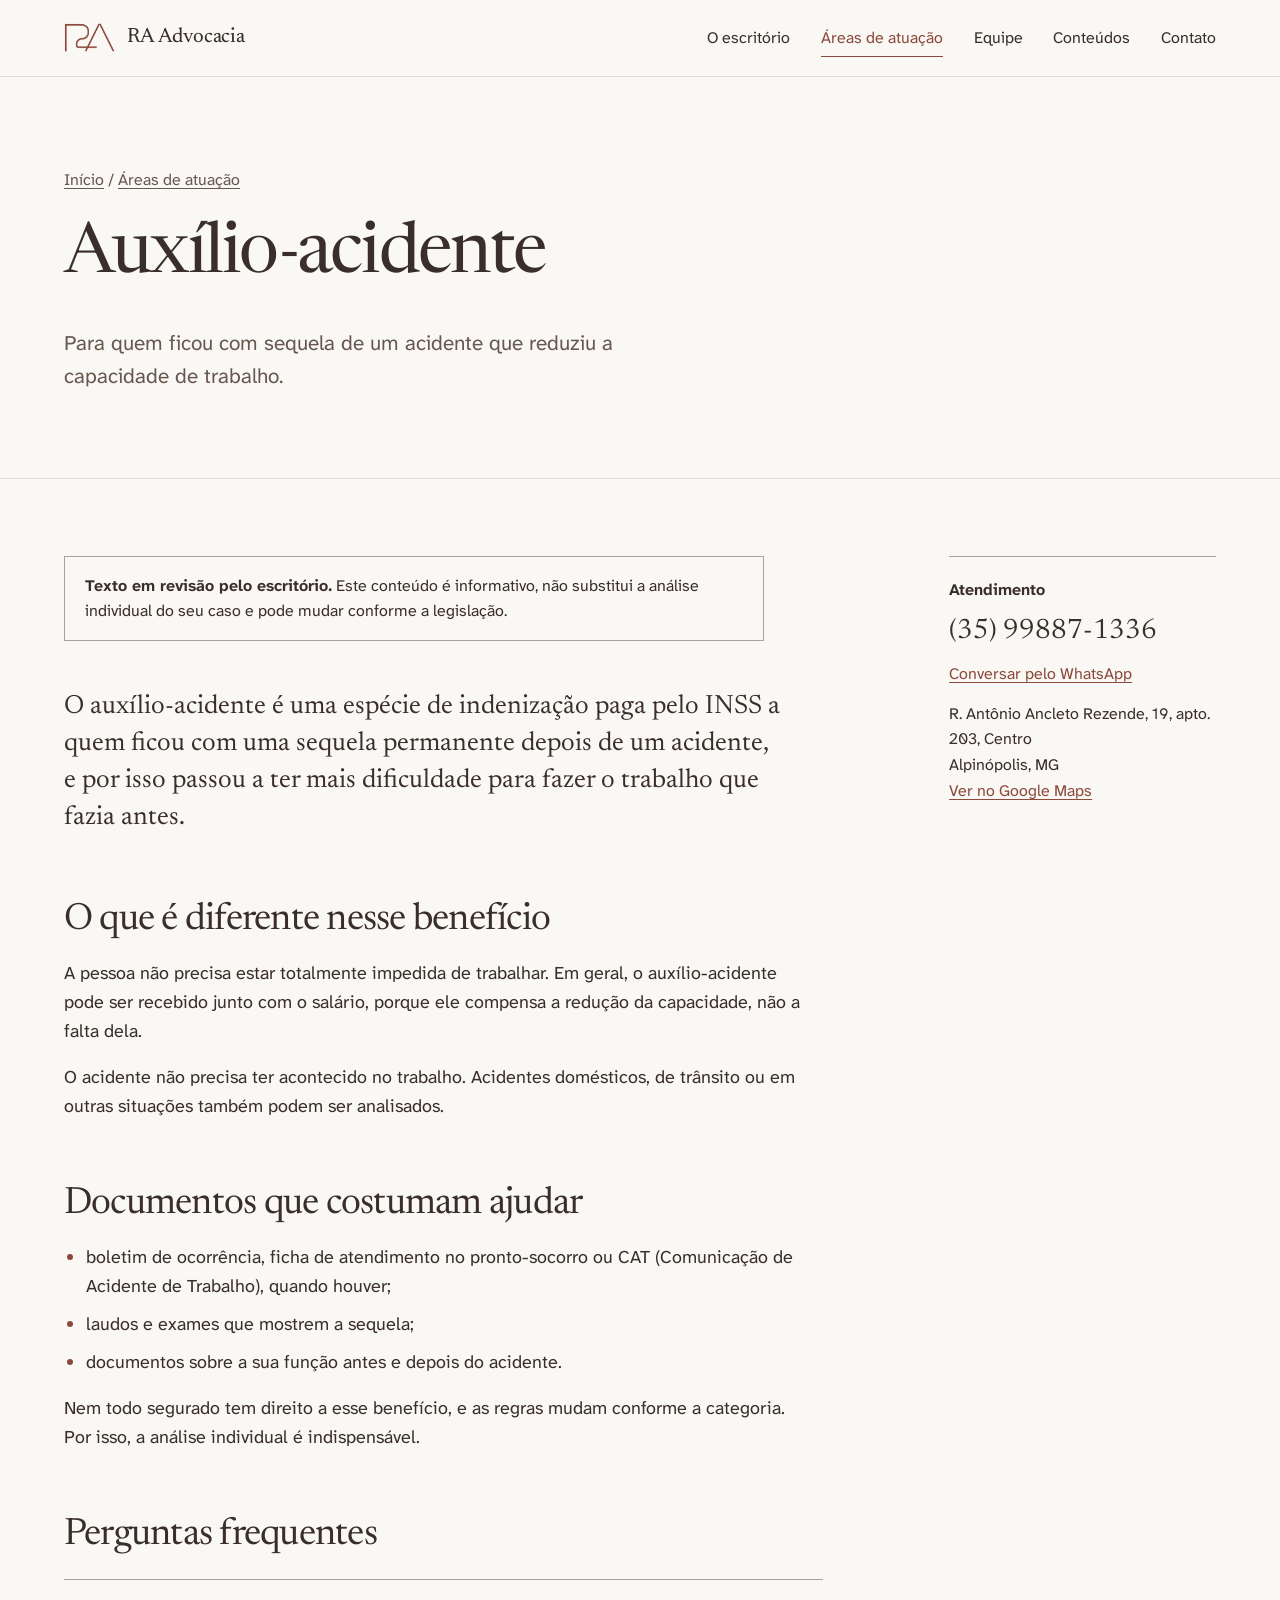
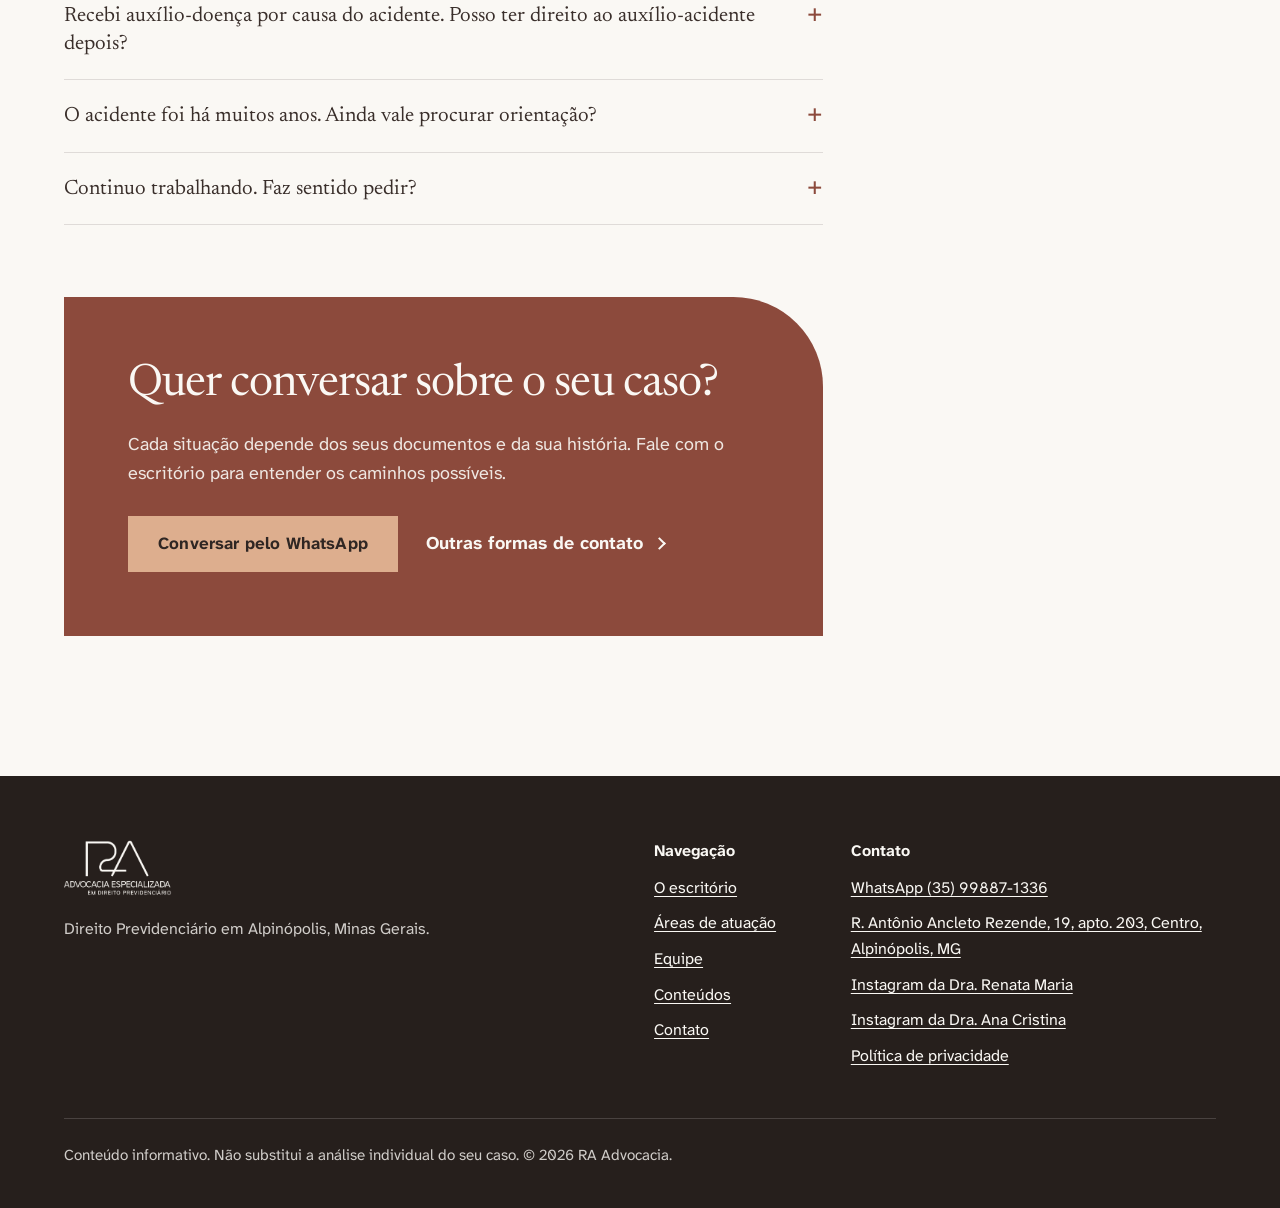
<file: areas/auxilio-acidente.html>
<!doctype html>
<html lang="pt-BR">
<head>
<meta charset="utf-8">
<meta name="viewport" content="width=device-width, initial-scale=1">
<title>Auxílio-acidente | RA Advocacia</title>
<meta name="description" content="Para quem ficou com sequela de um acidente que reduziu a capacidade de trabalho.">
<meta name="robots" content="noindex">
<link rel="canonical" href="https://paparidisbrancher.github.io/ra-advocacia/areas/auxilio-acidente.html">
<meta property="og:type" content="website">
<meta property="og:locale" content="pt_BR">
<meta property="og:title" content="Auxílio-acidente | RA Advocacia">
<meta property="og:description" content="Para quem ficou com sequela de um acidente que reduziu a capacidade de trabalho.">
<meta property="og:url" content="https://paparidisbrancher.github.io/ra-advocacia/areas/auxilio-acidente.html">
<meta property="og:image" content="https://paparidisbrancher.github.io/ra-advocacia/assets/img/og-image.jpg">
<meta name="theme-color" content="#8C4A3C">
<script>document.documentElement.classList.add("js");if(/[?&]revisao/.test(location.search))document.documentElement.classList.add("revisao");</script>
<link rel="icon" href="../assets/img/logo-monograma-terracota.png" type="image/png">
<link rel="preload" href="../assets/fonts/newsreader.woff2" as="font" type="font/woff2" crossorigin>
<link rel="preload" href="../assets/fonts/atkinson-hyperlegible-next.woff2" as="font" type="font/woff2" crossorigin>
<link rel="stylesheet" href="../assets/site.css">
</head>
<body>
<a class="pular" href="#conteudo">Pular para o conteúdo</a>
<header class="topo">
  <div class="contido">
    <a class="marca" href="../index.html">
      <img src="../assets/img/logo-monograma-terracota.png" alt="" width="696" height="408">
      <span>RA Advocacia</span>
    </a>
    <nav class="menu" aria-label="Principal">
      <button class="menu-botao" type="button" aria-expanded="false" aria-controls="menu-lista">Menu</button>
      <ul id="menu-lista"><li><a href="../index.html#escritorio">O escritório</a></li><li><a href="../index.html#areas" aria-current="page">Áreas de atuação</a></li><li><a href="../index.html#equipe">Equipe</a></li><li><a href="../index.html#conteudos">Conteúdos</a></li><li><a href="../index.html#contato">Contato</a></li></ul>
    </nav>
  </div>
</header>
<main id="conteudo">
<div class="cabeca-interna"><div class="contido">
  <p class="trilha"><a href="../index.html">Início</a> / <a href="../index.html#areas">Áreas de atuação</a></p>
  <h1>Auxílio-acidente</h1>
  <p class="intro">Para quem ficou com sequela de um acidente que reduziu a capacidade de trabalho.</p>
</div></div>
<div class="interna"><div class="contido grade">
  <aside class="lateral" aria-label="Atendimento">
  <p class="lateral-titulo">Atendimento</p>
  <p><a class="lateral-tel" href="tel:+5535998871336">(35) 99887-1336</a></p>
  <p><a href="https://wa.me/5535998871336?text=Ol%C3%A1%2C%20gostaria%20de%20informa%C3%A7%C3%B5es%20sobre%20o%20atendimento." target="_blank" rel="noopener">Conversar pelo WhatsApp</a></p>
  <p>R. Antônio Ancleto Rezende, 19, apto. 203, Centro<br>Alpinópolis, MG<br><a href="https://maps.google.com/?cid=9352116726334135630" target="_blank" rel="noopener">Ver no Google Maps</a></p>
</aside>
  <div class="revisao" role="note"><p><strong>Texto em revisão pelo escritório.</strong> Este conteúdo é informativo, não substitui a análise individual do seu caso e pode mudar conforme a legislação.</p></div>
  <article class="texto">
    
<p class="intro">O auxílio-acidente é uma espécie de indenização paga pelo INSS a quem ficou com uma sequela permanente depois de um acidente, e por isso passou a ter mais dificuldade para fazer o trabalho que fazia antes.</p>
<h2>O que é diferente nesse benefício</h2>
<p>A pessoa não precisa estar totalmente impedida de trabalhar. Em geral, o auxílio-acidente pode ser recebido junto com o salário, porque ele compensa a redução da capacidade, não a falta dela.</p>
<p>O acidente não precisa ter acontecido no trabalho. Acidentes domésticos, de trânsito ou em outras situações também podem ser analisados.</p>
<h2>Documentos que costumam ajudar</h2>
<ul>
  <li>boletim de ocorrência, ficha de atendimento no pronto-socorro ou CAT (Comunicação de Acidente de Trabalho), quando houver;</li>
  <li>laudos e exames que mostrem a sequela;</li>
  <li>documentos sobre a sua função antes e depois do acidente.</li>
</ul>
<p>Nem todo segurado tem direito a esse benefício, e as regras mudam conforme a categoria. Por isso, a análise individual é indispensável.</p>
    <h2>Perguntas frequentes</h2>
    <div class="perguntas"><details><summary>Recebi auxílio-doença por causa do acidente. Posso ter direito ao auxílio-acidente depois?</summary><p>Pode ser. É comum que a análise aconteça quando o auxílio por incapacidade temporária termina e a sequela permanece.</p></details><details><summary>O acidente foi há muitos anos. Ainda vale procurar orientação?</summary><p>Vale conversar. Há regras sobre prazos e valores atrasados que só podem ser avaliadas com os documentos em mãos.</p></details><details><summary>Continuo trabalhando. Faz sentido pedir?</summary><p>Sim, em muitos casos o benefício é justamente para quem continua trabalhando com limitações.</p></details></div>
  </article>
  <section class="chamada" aria-labelledby="chamada-titulo">
  <h2 id="chamada-titulo">Quer conversar sobre o seu caso?</h2>
  <p>Cada situação depende dos seus documentos e da sua história. Fale com o escritório para entender os caminhos possíveis.</p>
  <div class="acoes">
    <a class="botao claro" href="https://wa.me/5535998871336?text=Ol%C3%A1%2C%20gostaria%20de%20informa%C3%A7%C3%B5es%20sobre%20o%20atendimento." target="_blank" rel="noopener">Conversar pelo WhatsApp</a>
    <a class="link-acao" href="../index.html#contato">Outras formas de contato</a>
  </div>
</section>
</div></div>
</main>
<a class="fale" href="../index.html#contato">Falar com o escritório</a>
<footer class="rodape">
  <div class="contido grade">
    <div class="rodape-marca">
      <img src="../assets/img/logo-completa-claro.png" alt="RA Advocacia" width="1153" height="600" loading="lazy">
      <p>Direito Previdenciário em Alpinópolis, Minas Gerais.</p>
      <p><span class="pendente">Razão social, CNPJ e inscrição da sociedade na OAB/MG a confirmar</span></p>
    </div>
    <nav class="rodape-nav" aria-label="Rodapé">
      <h2>Navegação</h2>
      <ul><li><a href="../index.html#escritorio">O escritório</a></li><li><a href="../index.html#areas">Áreas de atuação</a></li><li><a href="../index.html#equipe">Equipe</a></li><li><a href="../index.html#conteudos">Conteúdos</a></li><li><a href="../index.html#contato">Contato</a></li></ul>
    </nav>
    <div class="rodape-contato">
      <h2>Contato</h2>
      <ul>
        <li><a href="https://wa.me/5535998871336?text=Ol%C3%A1%2C%20gostaria%20de%20informa%C3%A7%C3%B5es%20sobre%20o%20atendimento." target="_blank" rel="noopener">WhatsApp (35) 99887-1336</a></li>
        <li><a href="https://maps.google.com/?cid=9352116726334135630" target="_blank" rel="noopener">R. Antônio Ancleto Rezende, 19, apto. 203, Centro, Alpinópolis, MG</a></li>
        <li><a href="https://www.instagram.com/renatamaria.adv/" target="_blank" rel="noopener">Instagram da Dra. Renata Maria</a></li>
        <li><a href="https://www.instagram.com/anafaria.adv/" target="_blank" rel="noopener">Instagram da Dra. Ana Cristina</a></li>
        <li><a href="../privacidade.html">Política de privacidade</a></li>
      </ul>
    </div>
    <p class="final">Conteúdo informativo. Não substitui a análise individual do seu caso. © 2026 RA Advocacia.</p>
  </div>
</footer>
<script src="../assets/site.js" defer></script>
</body>
</html>
</file>
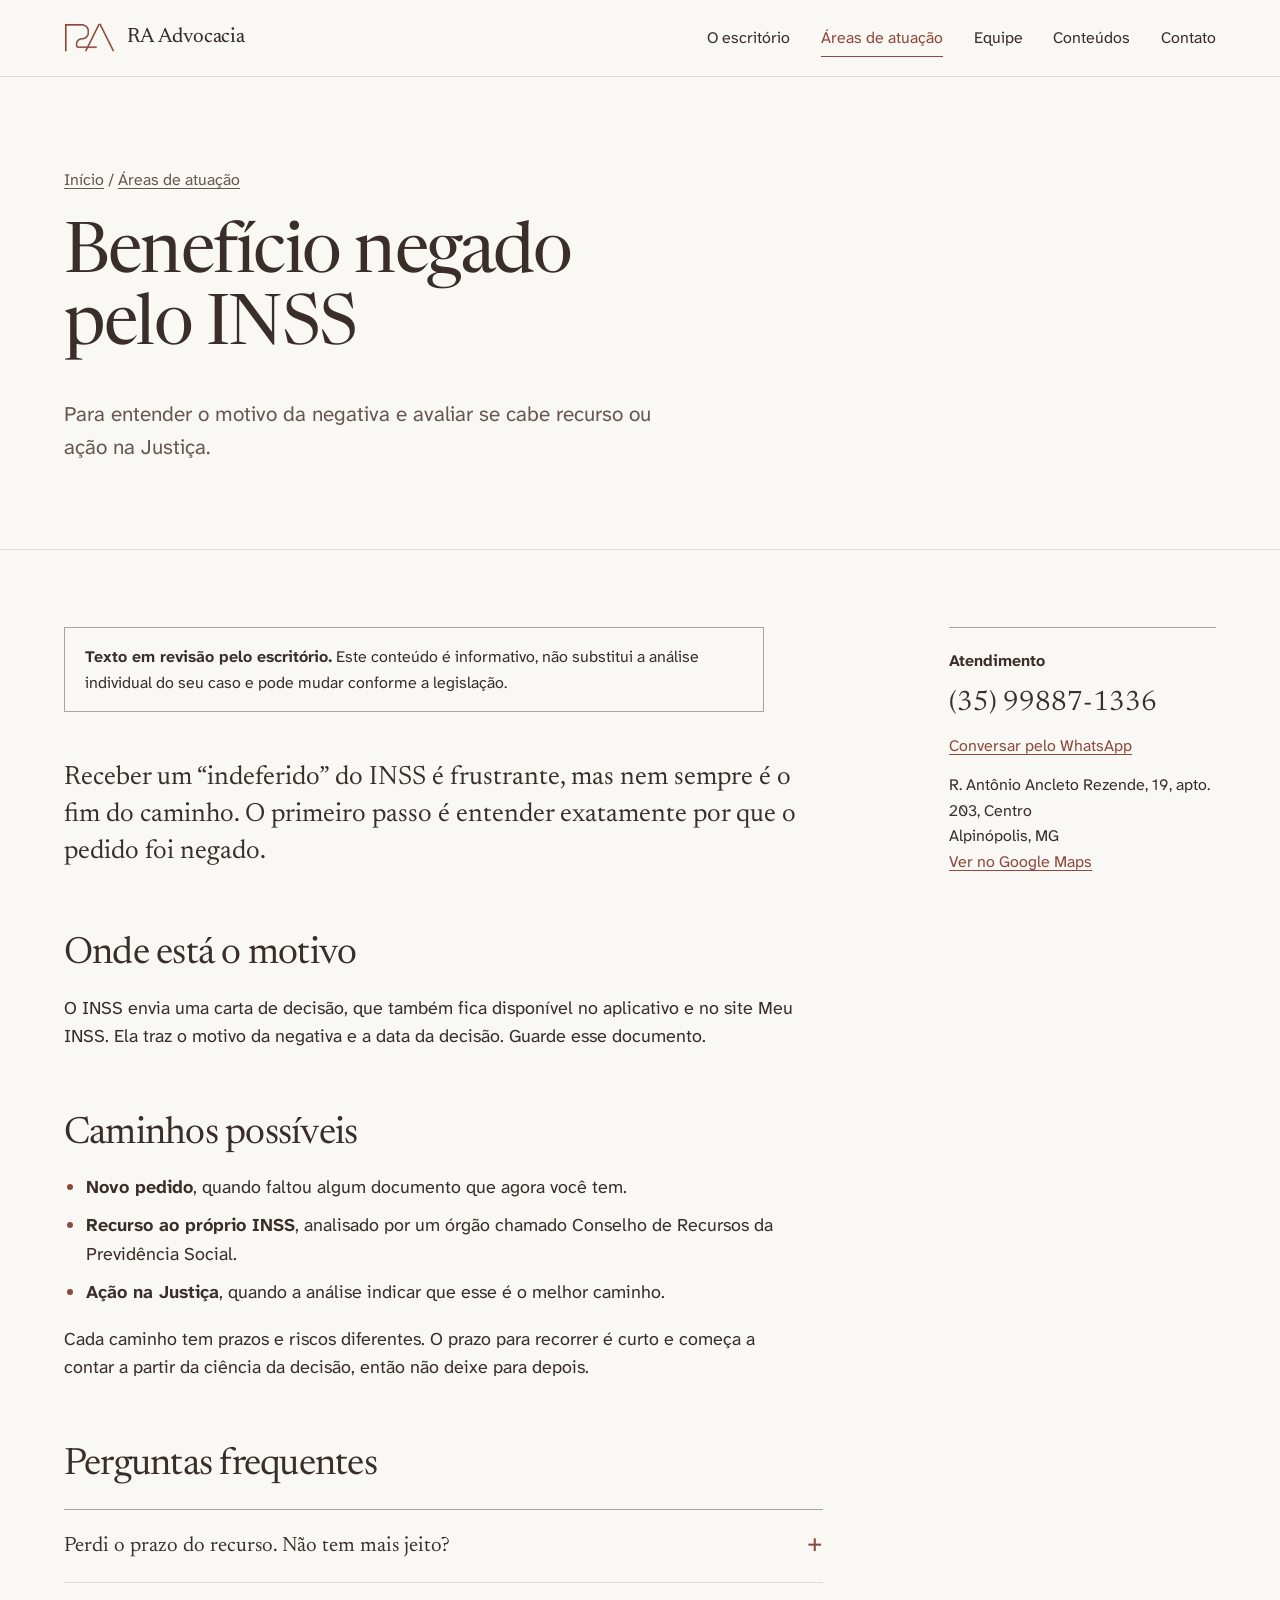
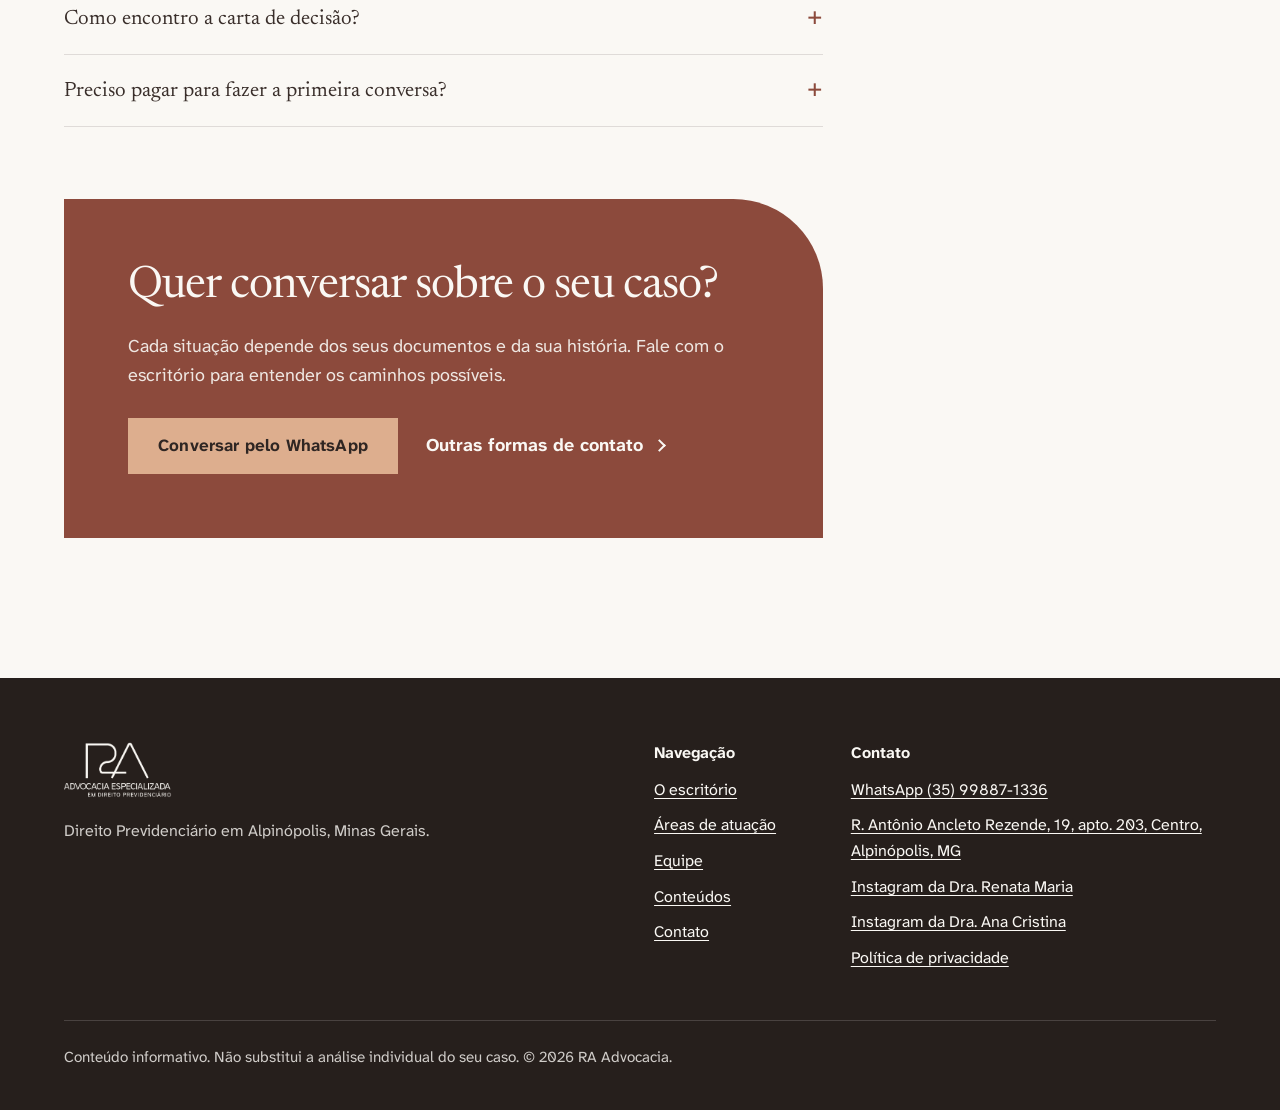
<file: areas/beneficio-negado.html>
<!doctype html>
<html lang="pt-BR">
<head>
<meta charset="utf-8">
<meta name="viewport" content="width=device-width, initial-scale=1">
<title>Benefício negado pelo INSS | RA Advocacia</title>
<meta name="description" content="Para entender o motivo da negativa e avaliar se cabe recurso ou ação na Justiça.">
<meta name="robots" content="noindex">
<link rel="canonical" href="https://paparidisbrancher.github.io/ra-advocacia/areas/beneficio-negado.html">
<meta property="og:type" content="website">
<meta property="og:locale" content="pt_BR">
<meta property="og:title" content="Benefício negado pelo INSS | RA Advocacia">
<meta property="og:description" content="Para entender o motivo da negativa e avaliar se cabe recurso ou ação na Justiça.">
<meta property="og:url" content="https://paparidisbrancher.github.io/ra-advocacia/areas/beneficio-negado.html">
<meta property="og:image" content="https://paparidisbrancher.github.io/ra-advocacia/assets/img/og-image.jpg">
<meta name="theme-color" content="#8C4A3C">
<script>document.documentElement.classList.add("js");if(/[?&]revisao/.test(location.search))document.documentElement.classList.add("revisao");</script>
<link rel="icon" href="../assets/img/logo-monograma-terracota.png" type="image/png">
<link rel="preload" href="../assets/fonts/newsreader.woff2" as="font" type="font/woff2" crossorigin>
<link rel="preload" href="../assets/fonts/atkinson-hyperlegible-next.woff2" as="font" type="font/woff2" crossorigin>
<link rel="stylesheet" href="../assets/site.css">
</head>
<body>
<a class="pular" href="#conteudo">Pular para o conteúdo</a>
<header class="topo">
  <div class="contido">
    <a class="marca" href="../index.html">
      <img src="../assets/img/logo-monograma-terracota.png" alt="" width="696" height="408">
      <span>RA Advocacia</span>
    </a>
    <nav class="menu" aria-label="Principal">
      <button class="menu-botao" type="button" aria-expanded="false" aria-controls="menu-lista">Menu</button>
      <ul id="menu-lista"><li><a href="../index.html#escritorio">O escritório</a></li><li><a href="../index.html#areas" aria-current="page">Áreas de atuação</a></li><li><a href="../index.html#equipe">Equipe</a></li><li><a href="../index.html#conteudos">Conteúdos</a></li><li><a href="../index.html#contato">Contato</a></li></ul>
    </nav>
  </div>
</header>
<main id="conteudo">
<div class="cabeca-interna"><div class="contido">
  <p class="trilha"><a href="../index.html">Início</a> / <a href="../index.html#areas">Áreas de atuação</a></p>
  <h1>Benefício negado pelo INSS</h1>
  <p class="intro">Para entender o motivo da negativa e avaliar se cabe recurso ou ação na Justiça.</p>
</div></div>
<div class="interna"><div class="contido grade">
  <aside class="lateral" aria-label="Atendimento">
  <p class="lateral-titulo">Atendimento</p>
  <p><a class="lateral-tel" href="tel:+5535998871336">(35) 99887-1336</a></p>
  <p><a href="https://wa.me/5535998871336?text=Ol%C3%A1%2C%20gostaria%20de%20informa%C3%A7%C3%B5es%20sobre%20o%20atendimento." target="_blank" rel="noopener">Conversar pelo WhatsApp</a></p>
  <p>R. Antônio Ancleto Rezende, 19, apto. 203, Centro<br>Alpinópolis, MG<br><a href="https://maps.google.com/?cid=9352116726334135630" target="_blank" rel="noopener">Ver no Google Maps</a></p>
</aside>
  <div class="revisao" role="note"><p><strong>Texto em revisão pelo escritório.</strong> Este conteúdo é informativo, não substitui a análise individual do seu caso e pode mudar conforme a legislação.</p></div>
  <article class="texto">
    
<p class="intro">Receber um “indeferido” do INSS é frustrante, mas nem sempre é o fim do caminho. O primeiro passo é entender exatamente por que o pedido foi negado.</p>
<h2>Onde está o motivo</h2>
<p>O INSS envia uma carta de decisão, que também fica disponível no aplicativo e no site Meu INSS. Ela traz o motivo da negativa e a data da decisão. Guarde esse documento.</p>
<h2>Caminhos possíveis</h2>
<ul>
  <li><strong>Novo pedido</strong>, quando faltou algum documento que agora você tem.</li>
  <li><strong>Recurso ao próprio INSS</strong>, analisado por um órgão chamado Conselho de Recursos da Previdência Social.</li>
  <li><strong>Ação na Justiça</strong>, quando a análise indicar que esse é o melhor caminho.</li>
</ul>
<p>Cada caminho tem prazos e riscos diferentes. O prazo para recorrer é curto e começa a contar a partir da ciência da decisão, então não deixe para depois.</p>
    <h2>Perguntas frequentes</h2>
    <div class="perguntas"><details><summary>Perdi o prazo do recurso. Não tem mais jeito?</summary><p>Ainda pode haver alternativas, como um novo pedido ou uma ação judicial. Traga a carta de decisão para avaliarmos.</p></details><details><summary>Como encontro a carta de decisão?</summary><p>No aplicativo ou no site Meu INSS, na área de consulta de pedidos. Se tiver dificuldade, o escritório ajuda você a localizar.</p></details><details><summary>Preciso pagar para fazer a primeira conversa?</summary><p>As condições do atendimento são explicadas diretamente pelo escritório. Entre em contato para saber como funciona.</p></details></div>
  </article>
  <section class="chamada" aria-labelledby="chamada-titulo">
  <h2 id="chamada-titulo">Quer conversar sobre o seu caso?</h2>
  <p>Cada situação depende dos seus documentos e da sua história. Fale com o escritório para entender os caminhos possíveis.</p>
  <div class="acoes">
    <a class="botao claro" href="https://wa.me/5535998871336?text=Ol%C3%A1%2C%20gostaria%20de%20informa%C3%A7%C3%B5es%20sobre%20o%20atendimento." target="_blank" rel="noopener">Conversar pelo WhatsApp</a>
    <a class="link-acao" href="../index.html#contato">Outras formas de contato</a>
  </div>
</section>
</div></div>
</main>
<a class="fale" href="../index.html#contato">Falar com o escritório</a>
<footer class="rodape">
  <div class="contido grade">
    <div class="rodape-marca">
      <img src="../assets/img/logo-completa-claro.png" alt="RA Advocacia" width="1153" height="600" loading="lazy">
      <p>Direito Previdenciário em Alpinópolis, Minas Gerais.</p>
      <p><span class="pendente">Razão social, CNPJ e inscrição da sociedade na OAB/MG a confirmar</span></p>
    </div>
    <nav class="rodape-nav" aria-label="Rodapé">
      <h2>Navegação</h2>
      <ul><li><a href="../index.html#escritorio">O escritório</a></li><li><a href="../index.html#areas">Áreas de atuação</a></li><li><a href="../index.html#equipe">Equipe</a></li><li><a href="../index.html#conteudos">Conteúdos</a></li><li><a href="../index.html#contato">Contato</a></li></ul>
    </nav>
    <div class="rodape-contato">
      <h2>Contato</h2>
      <ul>
        <li><a href="https://wa.me/5535998871336?text=Ol%C3%A1%2C%20gostaria%20de%20informa%C3%A7%C3%B5es%20sobre%20o%20atendimento." target="_blank" rel="noopener">WhatsApp (35) 99887-1336</a></li>
        <li><a href="https://maps.google.com/?cid=9352116726334135630" target="_blank" rel="noopener">R. Antônio Ancleto Rezende, 19, apto. 203, Centro, Alpinópolis, MG</a></li>
        <li><a href="https://www.instagram.com/renatamaria.adv/" target="_blank" rel="noopener">Instagram da Dra. Renata Maria</a></li>
        <li><a href="https://www.instagram.com/anafaria.adv/" target="_blank" rel="noopener">Instagram da Dra. Ana Cristina</a></li>
        <li><a href="../privacidade.html">Política de privacidade</a></li>
      </ul>
    </div>
    <p class="final">Conteúdo informativo. Não substitui a análise individual do seu caso. © 2026 RA Advocacia.</p>
  </div>
</footer>
<script src="../assets/site.js" defer></script>
</body>
</html>
</file>
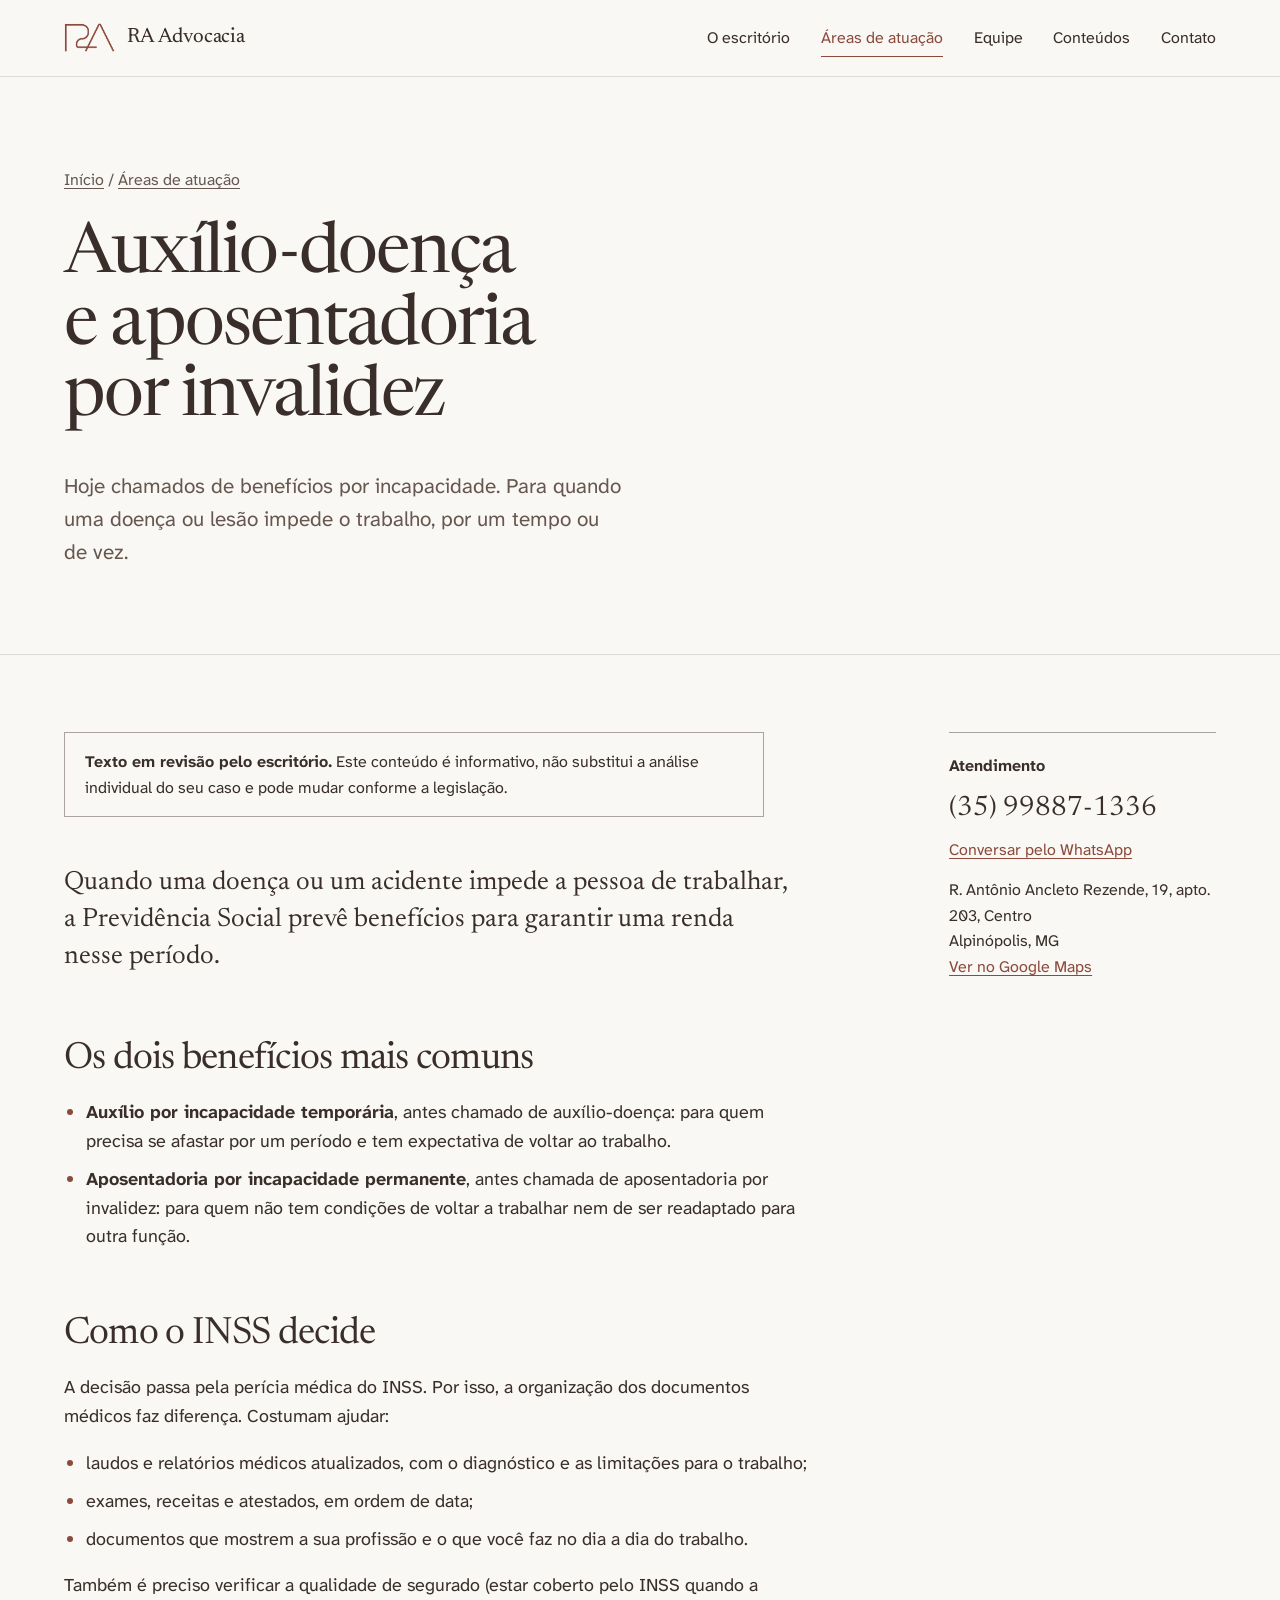
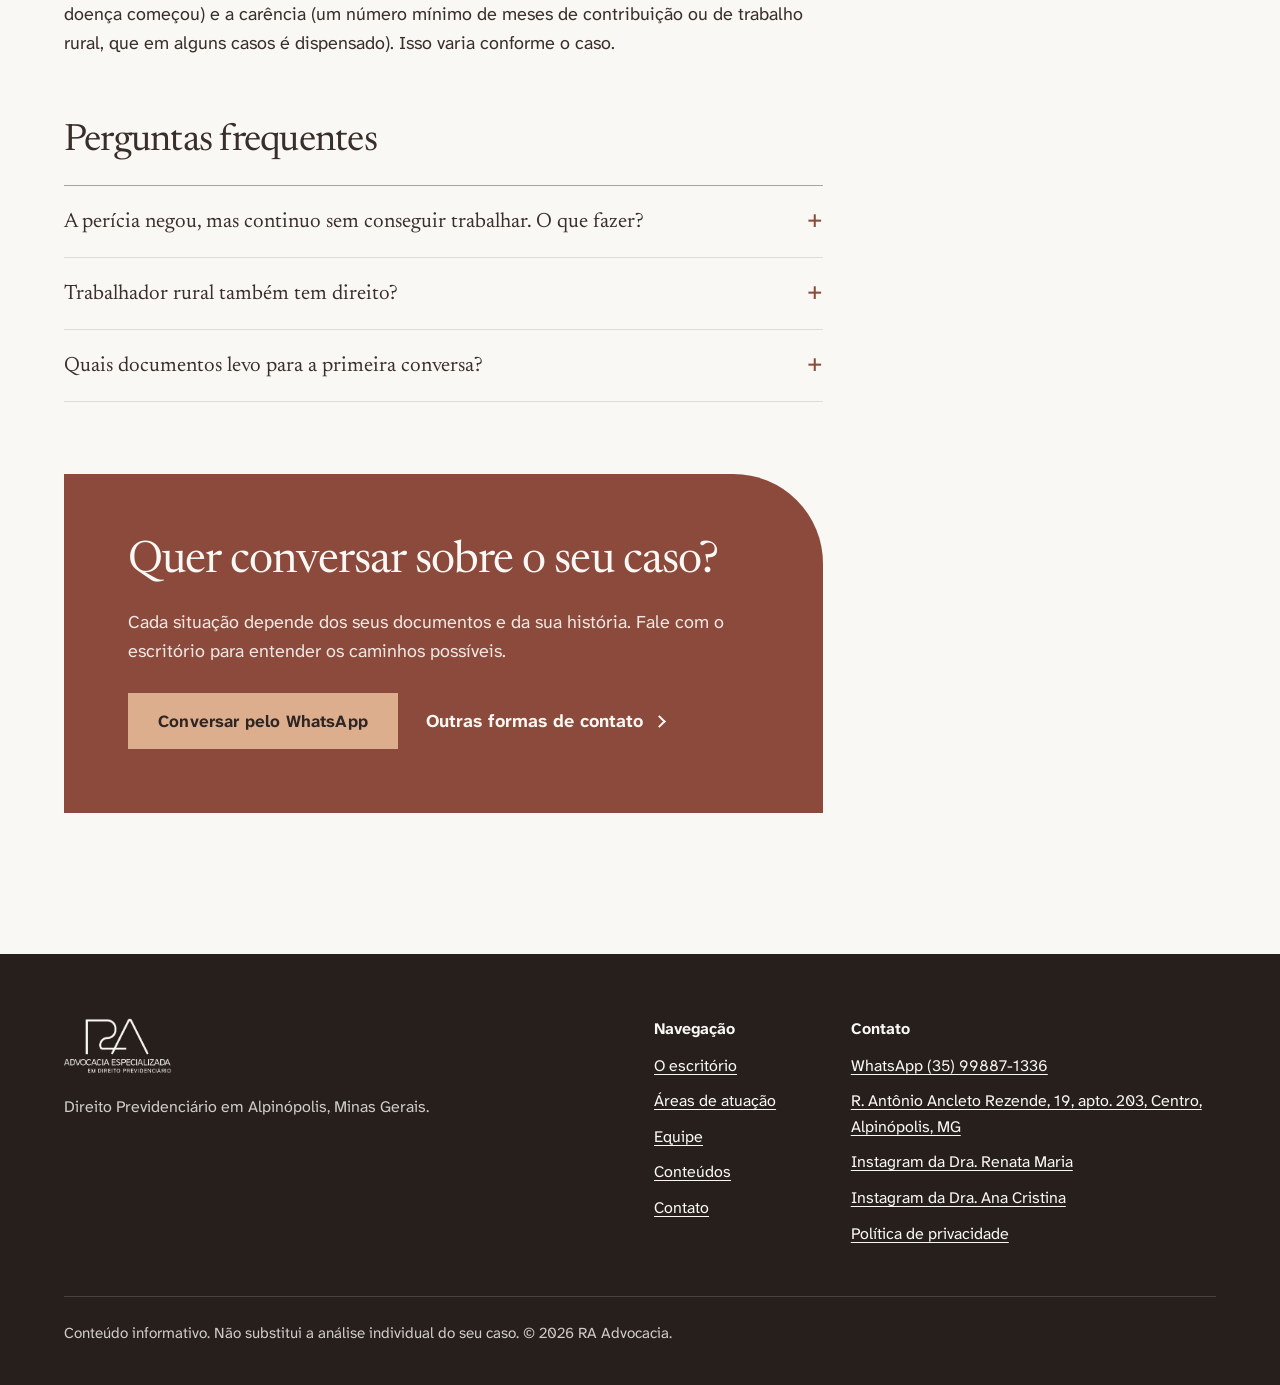
<file: areas/beneficios-por-incapacidade.html>
<!doctype html>
<html lang="pt-BR">
<head>
<meta charset="utf-8">
<meta name="viewport" content="width=device-width, initial-scale=1">
<title>Auxílio-doença e aposentadoria por invalidez | RA Advocacia</title>
<meta name="description" content="Hoje chamados de benefícios por incapacidade. Para quando uma doença ou lesão impede o trabalho, por um tempo ou de vez.">
<meta name="robots" content="noindex">
<link rel="canonical" href="https://paparidisbrancher.github.io/ra-advocacia/areas/beneficios-por-incapacidade.html">
<meta property="og:type" content="website">
<meta property="og:locale" content="pt_BR">
<meta property="og:title" content="Auxílio-doença e aposentadoria por invalidez | RA Advocacia">
<meta property="og:description" content="Hoje chamados de benefícios por incapacidade. Para quando uma doença ou lesão impede o trabalho, por um tempo ou de vez.">
<meta property="og:url" content="https://paparidisbrancher.github.io/ra-advocacia/areas/beneficios-por-incapacidade.html">
<meta property="og:image" content="https://paparidisbrancher.github.io/ra-advocacia/assets/img/og-image.jpg">
<meta name="theme-color" content="#8C4A3C">
<script>document.documentElement.classList.add("js");if(/[?&]revisao/.test(location.search))document.documentElement.classList.add("revisao");</script>
<link rel="icon" href="../assets/img/logo-monograma-terracota.png" type="image/png">
<link rel="preload" href="../assets/fonts/newsreader.woff2" as="font" type="font/woff2" crossorigin>
<link rel="preload" href="../assets/fonts/atkinson-hyperlegible-next.woff2" as="font" type="font/woff2" crossorigin>
<link rel="stylesheet" href="../assets/site.css">
</head>
<body>
<a class="pular" href="#conteudo">Pular para o conteúdo</a>
<header class="topo">
  <div class="contido">
    <a class="marca" href="../index.html">
      <img src="../assets/img/logo-monograma-terracota.png" alt="" width="696" height="408">
      <span>RA Advocacia</span>
    </a>
    <nav class="menu" aria-label="Principal">
      <button class="menu-botao" type="button" aria-expanded="false" aria-controls="menu-lista">Menu</button>
      <ul id="menu-lista"><li><a href="../index.html#escritorio">O escritório</a></li><li><a href="../index.html#areas" aria-current="page">Áreas de atuação</a></li><li><a href="../index.html#equipe">Equipe</a></li><li><a href="../index.html#conteudos">Conteúdos</a></li><li><a href="../index.html#contato">Contato</a></li></ul>
    </nav>
  </div>
</header>
<main id="conteudo">
<div class="cabeca-interna"><div class="contido">
  <p class="trilha"><a href="../index.html">Início</a> / <a href="../index.html#areas">Áreas de atuação</a></p>
  <h1>Auxílio-doença e aposentadoria por invalidez</h1>
  <p class="intro">Hoje chamados de benefícios por incapacidade. Para quando uma doença ou lesão impede o trabalho, por um tempo ou de vez.</p>
</div></div>
<div class="interna"><div class="contido grade">
  <aside class="lateral" aria-label="Atendimento">
  <p class="lateral-titulo">Atendimento</p>
  <p><a class="lateral-tel" href="tel:+5535998871336">(35) 99887-1336</a></p>
  <p><a href="https://wa.me/5535998871336?text=Ol%C3%A1%2C%20gostaria%20de%20informa%C3%A7%C3%B5es%20sobre%20o%20atendimento." target="_blank" rel="noopener">Conversar pelo WhatsApp</a></p>
  <p>R. Antônio Ancleto Rezende, 19, apto. 203, Centro<br>Alpinópolis, MG<br><a href="https://maps.google.com/?cid=9352116726334135630" target="_blank" rel="noopener">Ver no Google Maps</a></p>
</aside>
  <div class="revisao" role="note"><p><strong>Texto em revisão pelo escritório.</strong> Este conteúdo é informativo, não substitui a análise individual do seu caso e pode mudar conforme a legislação.</p></div>
  <article class="texto">
    
<p class="intro">Quando uma doença ou um acidente impede a pessoa de trabalhar, a Previdência Social prevê benefícios para garantir uma renda nesse período.</p>
<h2>Os dois benefícios mais comuns</h2>
<ul>
  <li><strong>Auxílio por incapacidade temporária</strong>, antes chamado de auxílio-doença: para quem precisa se afastar por um período e tem expectativa de voltar ao trabalho.</li>
  <li><strong>Aposentadoria por incapacidade permanente</strong>, antes chamada de aposentadoria por invalidez: para quem não tem condições de voltar a trabalhar nem de ser readaptado para outra função.</li>
</ul>
<h2>Como o INSS decide</h2>
<p>A decisão passa pela perícia médica do INSS. Por isso, a organização dos documentos médicos faz diferença. Costumam ajudar:</p>
<ul>
  <li>laudos e relatórios médicos atualizados, com o diagnóstico e as limitações para o trabalho;</li>
  <li>exames, receitas e atestados, em ordem de data;</li>
  <li>documentos que mostrem a sua profissão e o que você faz no dia a dia do trabalho.</li>
</ul>
<p>Também é preciso verificar a qualidade de segurado (estar coberto pelo INSS quando a doença começou) e a carência (um número mínimo de meses de contribuição ou de trabalho rural, que em alguns casos é dispensado). Isso varia conforme o caso.</p>
    <h2>Perguntas frequentes</h2>
    <div class="perguntas"><details><summary>A perícia negou, mas continuo sem conseguir trabalhar. O que fazer?</summary><p>Há caminhos para contestar a decisão, como recurso ao próprio INSS ou ação na Justiça. Os prazos são curtos, então procure orientação assim que receber a resposta.</p></details><details><summary>Trabalhador rural também tem direito?</summary><p>Sim, o trabalhador rural pode ter direito, desde que comprove a atividade no campo e cumpra os demais requisitos.</p></details><details><summary>Quais documentos levo para a primeira conversa?</summary><p>Documento com foto, carteira de trabalho, se tiver, e todos os laudos e exames que você já reuniu.</p></details></div>
  </article>
  <section class="chamada" aria-labelledby="chamada-titulo">
  <h2 id="chamada-titulo">Quer conversar sobre o seu caso?</h2>
  <p>Cada situação depende dos seus documentos e da sua história. Fale com o escritório para entender os caminhos possíveis.</p>
  <div class="acoes">
    <a class="botao claro" href="https://wa.me/5535998871336?text=Ol%C3%A1%2C%20gostaria%20de%20informa%C3%A7%C3%B5es%20sobre%20o%20atendimento." target="_blank" rel="noopener">Conversar pelo WhatsApp</a>
    <a class="link-acao" href="../index.html#contato">Outras formas de contato</a>
  </div>
</section>
</div></div>
</main>
<a class="fale" href="../index.html#contato">Falar com o escritório</a>
<footer class="rodape">
  <div class="contido grade">
    <div class="rodape-marca">
      <img src="../assets/img/logo-completa-claro.png" alt="RA Advocacia" width="1153" height="600" loading="lazy">
      <p>Direito Previdenciário em Alpinópolis, Minas Gerais.</p>
      <p><span class="pendente">Razão social, CNPJ e inscrição da sociedade na OAB/MG a confirmar</span></p>
    </div>
    <nav class="rodape-nav" aria-label="Rodapé">
      <h2>Navegação</h2>
      <ul><li><a href="../index.html#escritorio">O escritório</a></li><li><a href="../index.html#areas">Áreas de atuação</a></li><li><a href="../index.html#equipe">Equipe</a></li><li><a href="../index.html#conteudos">Conteúdos</a></li><li><a href="../index.html#contato">Contato</a></li></ul>
    </nav>
    <div class="rodape-contato">
      <h2>Contato</h2>
      <ul>
        <li><a href="https://wa.me/5535998871336?text=Ol%C3%A1%2C%20gostaria%20de%20informa%C3%A7%C3%B5es%20sobre%20o%20atendimento." target="_blank" rel="noopener">WhatsApp (35) 99887-1336</a></li>
        <li><a href="https://maps.google.com/?cid=9352116726334135630" target="_blank" rel="noopener">R. Antônio Ancleto Rezende, 19, apto. 203, Centro, Alpinópolis, MG</a></li>
        <li><a href="https://www.instagram.com/renatamaria.adv/" target="_blank" rel="noopener">Instagram da Dra. Renata Maria</a></li>
        <li><a href="https://www.instagram.com/anafaria.adv/" target="_blank" rel="noopener">Instagram da Dra. Ana Cristina</a></li>
        <li><a href="../privacidade.html">Política de privacidade</a></li>
      </ul>
    </div>
    <p class="final">Conteúdo informativo. Não substitui a análise individual do seu caso. © 2026 RA Advocacia.</p>
  </div>
</footer>
<script src="../assets/site.js" defer></script>
</body>
</html>
</file>
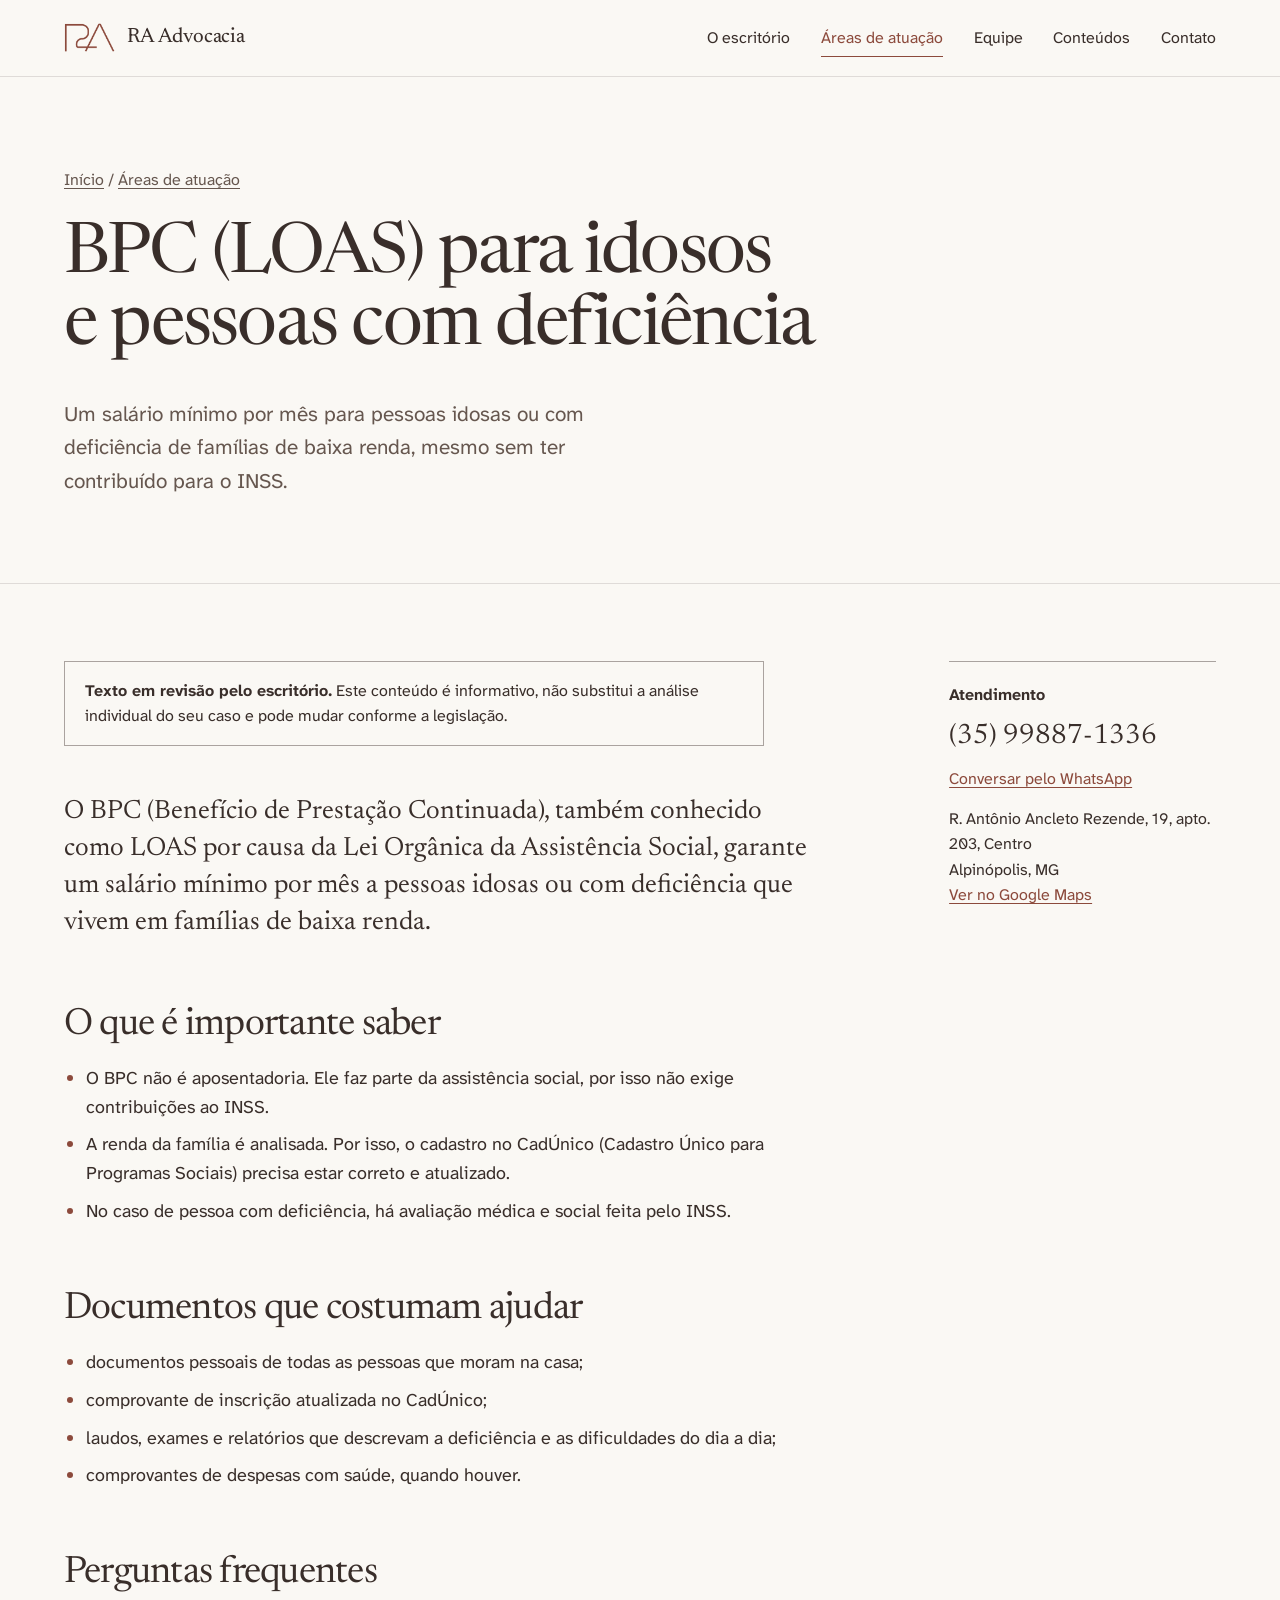
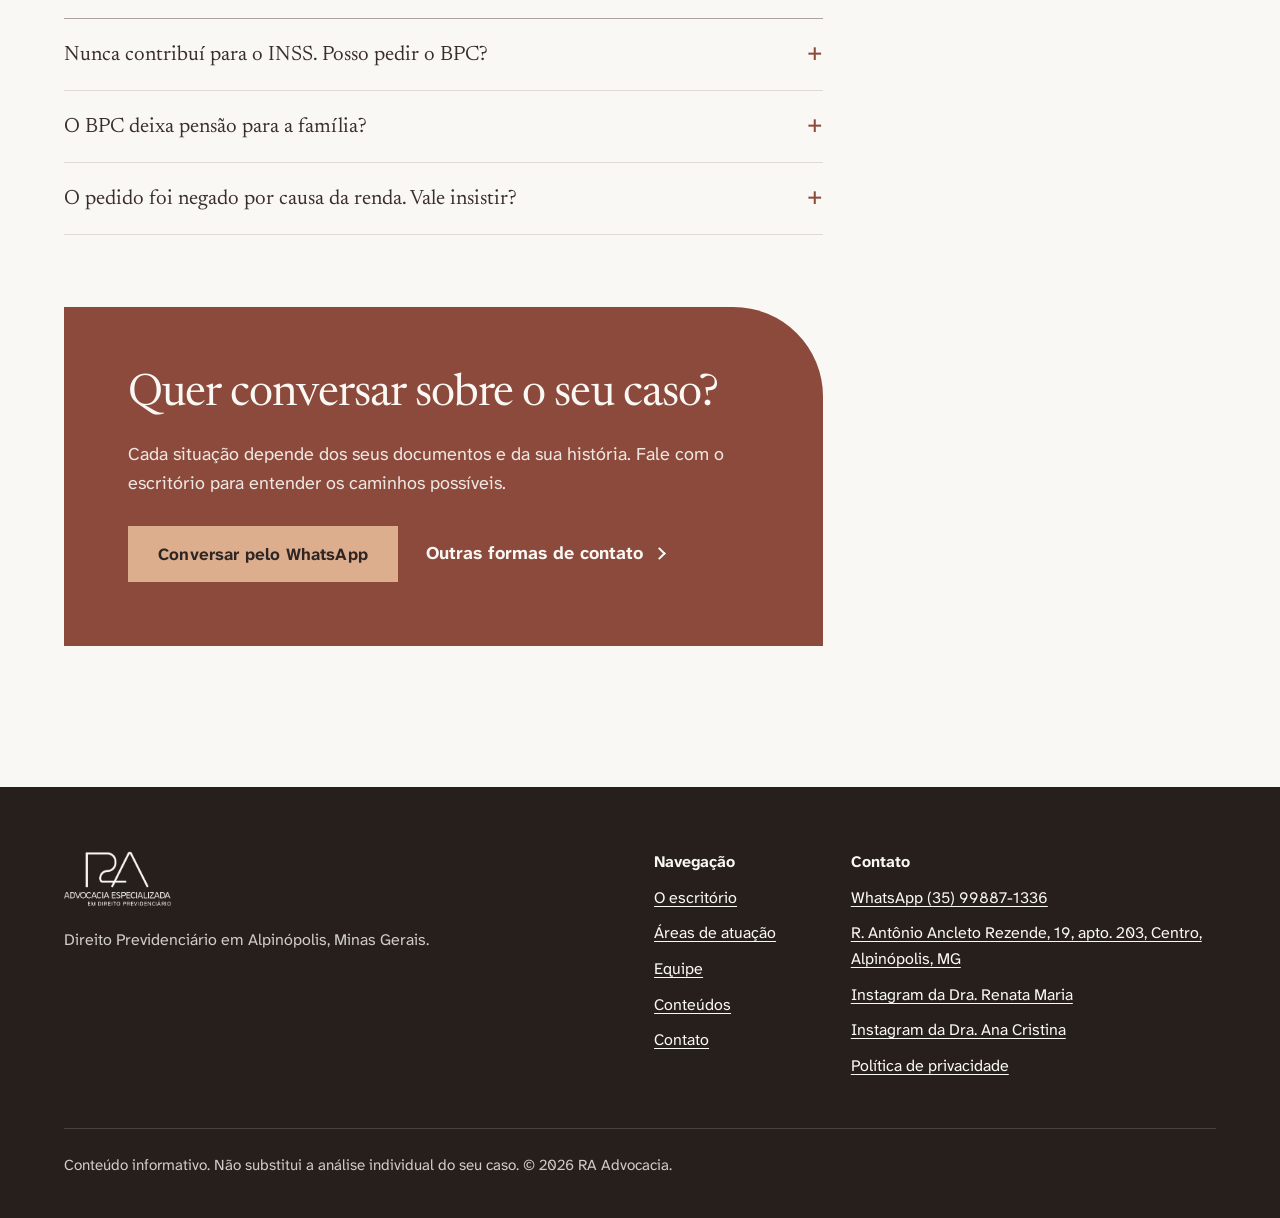
<file: areas/bpc-loas.html>
<!doctype html>
<html lang="pt-BR">
<head>
<meta charset="utf-8">
<meta name="viewport" content="width=device-width, initial-scale=1">
<title>BPC (LOAS) para idosos e pessoas com deficiência | RA Advocacia</title>
<meta name="description" content="Um salário mínimo por mês para pessoas idosas ou com deficiência de famílias de baixa renda, mesmo sem ter contribuído para o INSS.">
<meta name="robots" content="noindex">
<link rel="canonical" href="https://paparidisbrancher.github.io/ra-advocacia/areas/bpc-loas.html">
<meta property="og:type" content="website">
<meta property="og:locale" content="pt_BR">
<meta property="og:title" content="BPC (LOAS) para idosos e pessoas com deficiência | RA Advocacia">
<meta property="og:description" content="Um salário mínimo por mês para pessoas idosas ou com deficiência de famílias de baixa renda, mesmo sem ter contribuído para o INSS.">
<meta property="og:url" content="https://paparidisbrancher.github.io/ra-advocacia/areas/bpc-loas.html">
<meta property="og:image" content="https://paparidisbrancher.github.io/ra-advocacia/assets/img/og-image.jpg">
<meta name="theme-color" content="#8C4A3C">
<script>document.documentElement.classList.add("js");if(/[?&]revisao/.test(location.search))document.documentElement.classList.add("revisao");</script>
<link rel="icon" href="../assets/img/logo-monograma-terracota.png" type="image/png">
<link rel="preload" href="../assets/fonts/newsreader.woff2" as="font" type="font/woff2" crossorigin>
<link rel="preload" href="../assets/fonts/atkinson-hyperlegible-next.woff2" as="font" type="font/woff2" crossorigin>
<link rel="stylesheet" href="../assets/site.css">
</head>
<body>
<a class="pular" href="#conteudo">Pular para o conteúdo</a>
<header class="topo">
  <div class="contido">
    <a class="marca" href="../index.html">
      <img src="../assets/img/logo-monograma-terracota.png" alt="" width="696" height="408">
      <span>RA Advocacia</span>
    </a>
    <nav class="menu" aria-label="Principal">
      <button class="menu-botao" type="button" aria-expanded="false" aria-controls="menu-lista">Menu</button>
      <ul id="menu-lista"><li><a href="../index.html#escritorio">O escritório</a></li><li><a href="../index.html#areas" aria-current="page">Áreas de atuação</a></li><li><a href="../index.html#equipe">Equipe</a></li><li><a href="../index.html#conteudos">Conteúdos</a></li><li><a href="../index.html#contato">Contato</a></li></ul>
    </nav>
  </div>
</header>
<main id="conteudo">
<div class="cabeca-interna"><div class="contido">
  <p class="trilha"><a href="../index.html">Início</a> / <a href="../index.html#areas">Áreas de atuação</a></p>
  <h1>BPC (LOAS) para idosos e pessoas com deficiência</h1>
  <p class="intro">Um salário mínimo por mês para pessoas idosas ou com deficiência de famílias de baixa renda, mesmo sem ter contribuído para o INSS.</p>
</div></div>
<div class="interna"><div class="contido grade">
  <aside class="lateral" aria-label="Atendimento">
  <p class="lateral-titulo">Atendimento</p>
  <p><a class="lateral-tel" href="tel:+5535998871336">(35) 99887-1336</a></p>
  <p><a href="https://wa.me/5535998871336?text=Ol%C3%A1%2C%20gostaria%20de%20informa%C3%A7%C3%B5es%20sobre%20o%20atendimento." target="_blank" rel="noopener">Conversar pelo WhatsApp</a></p>
  <p>R. Antônio Ancleto Rezende, 19, apto. 203, Centro<br>Alpinópolis, MG<br><a href="https://maps.google.com/?cid=9352116726334135630" target="_blank" rel="noopener">Ver no Google Maps</a></p>
</aside>
  <div class="revisao" role="note"><p><strong>Texto em revisão pelo escritório.</strong> Este conteúdo é informativo, não substitui a análise individual do seu caso e pode mudar conforme a legislação.</p></div>
  <article class="texto">
    
<p class="intro">O BPC (Benefício de Prestação Continuada), também conhecido como LOAS por causa da Lei Orgânica da Assistência Social, garante um salário mínimo por mês a pessoas idosas ou com deficiência que vivem em famílias de baixa renda.</p>
<h2>O que é importante saber</h2>
<ul>
  <li>O BPC não é aposentadoria. Ele faz parte da assistência social, por isso não exige contribuições ao INSS.</li>
  <li>A renda da família é analisada. Por isso, o cadastro no CadÚnico (Cadastro Único para Programas Sociais) precisa estar correto e atualizado.</li>
  <li>No caso de pessoa com deficiência, há avaliação médica e social feita pelo INSS.</li>
</ul>
<h2>Documentos que costumam ajudar</h2>
<ul>
  <li>documentos pessoais de todas as pessoas que moram na casa;</li>
  <li>comprovante de inscrição atualizada no CadÚnico;</li>
  <li>laudos, exames e relatórios que descrevam a deficiência e as dificuldades do dia a dia;</li>
  <li>comprovantes de despesas com saúde, quando houver.</li>
</ul>
    <h2>Perguntas frequentes</h2>
    <div class="perguntas"><details><summary>Nunca contribuí para o INSS. Posso pedir o BPC?</summary><p>Sim. O BPC não depende de contribuição, mas exige o cumprimento dos requisitos de idade ou deficiência e de renda familiar.</p></details><details><summary>O BPC deixa pensão para a família?</summary><p>Não. Por ser um benefício assistencial, o BPC não gera pensão por morte.</p></details><details><summary>O pedido foi negado por causa da renda. Vale insistir?</summary><p>Depende. Às vezes a renda foi calculada de forma errada ou há despesas que podem ser consideradas. Isso só se descobre analisando o caso.</p></details></div>
  </article>
  <section class="chamada" aria-labelledby="chamada-titulo">
  <h2 id="chamada-titulo">Quer conversar sobre o seu caso?</h2>
  <p>Cada situação depende dos seus documentos e da sua história. Fale com o escritório para entender os caminhos possíveis.</p>
  <div class="acoes">
    <a class="botao claro" href="https://wa.me/5535998871336?text=Ol%C3%A1%2C%20gostaria%20de%20informa%C3%A7%C3%B5es%20sobre%20o%20atendimento." target="_blank" rel="noopener">Conversar pelo WhatsApp</a>
    <a class="link-acao" href="../index.html#contato">Outras formas de contato</a>
  </div>
</section>
</div></div>
</main>
<a class="fale" href="../index.html#contato">Falar com o escritório</a>
<footer class="rodape">
  <div class="contido grade">
    <div class="rodape-marca">
      <img src="../assets/img/logo-completa-claro.png" alt="RA Advocacia" width="1153" height="600" loading="lazy">
      <p>Direito Previdenciário em Alpinópolis, Minas Gerais.</p>
      <p><span class="pendente">Razão social, CNPJ e inscrição da sociedade na OAB/MG a confirmar</span></p>
    </div>
    <nav class="rodape-nav" aria-label="Rodapé">
      <h2>Navegação</h2>
      <ul><li><a href="../index.html#escritorio">O escritório</a></li><li><a href="../index.html#areas">Áreas de atuação</a></li><li><a href="../index.html#equipe">Equipe</a></li><li><a href="../index.html#conteudos">Conteúdos</a></li><li><a href="../index.html#contato">Contato</a></li></ul>
    </nav>
    <div class="rodape-contato">
      <h2>Contato</h2>
      <ul>
        <li><a href="https://wa.me/5535998871336?text=Ol%C3%A1%2C%20gostaria%20de%20informa%C3%A7%C3%B5es%20sobre%20o%20atendimento." target="_blank" rel="noopener">WhatsApp (35) 99887-1336</a></li>
        <li><a href="https://maps.google.com/?cid=9352116726334135630" target="_blank" rel="noopener">R. Antônio Ancleto Rezende, 19, apto. 203, Centro, Alpinópolis, MG</a></li>
        <li><a href="https://www.instagram.com/renatamaria.adv/" target="_blank" rel="noopener">Instagram da Dra. Renata Maria</a></li>
        <li><a href="https://www.instagram.com/anafaria.adv/" target="_blank" rel="noopener">Instagram da Dra. Ana Cristina</a></li>
        <li><a href="../privacidade.html">Política de privacidade</a></li>
      </ul>
    </div>
    <p class="final">Conteúdo informativo. Não substitui a análise individual do seu caso. © 2026 RA Advocacia.</p>
  </div>
</footer>
<script src="../assets/site.js" defer></script>
</body>
</html>
</file>
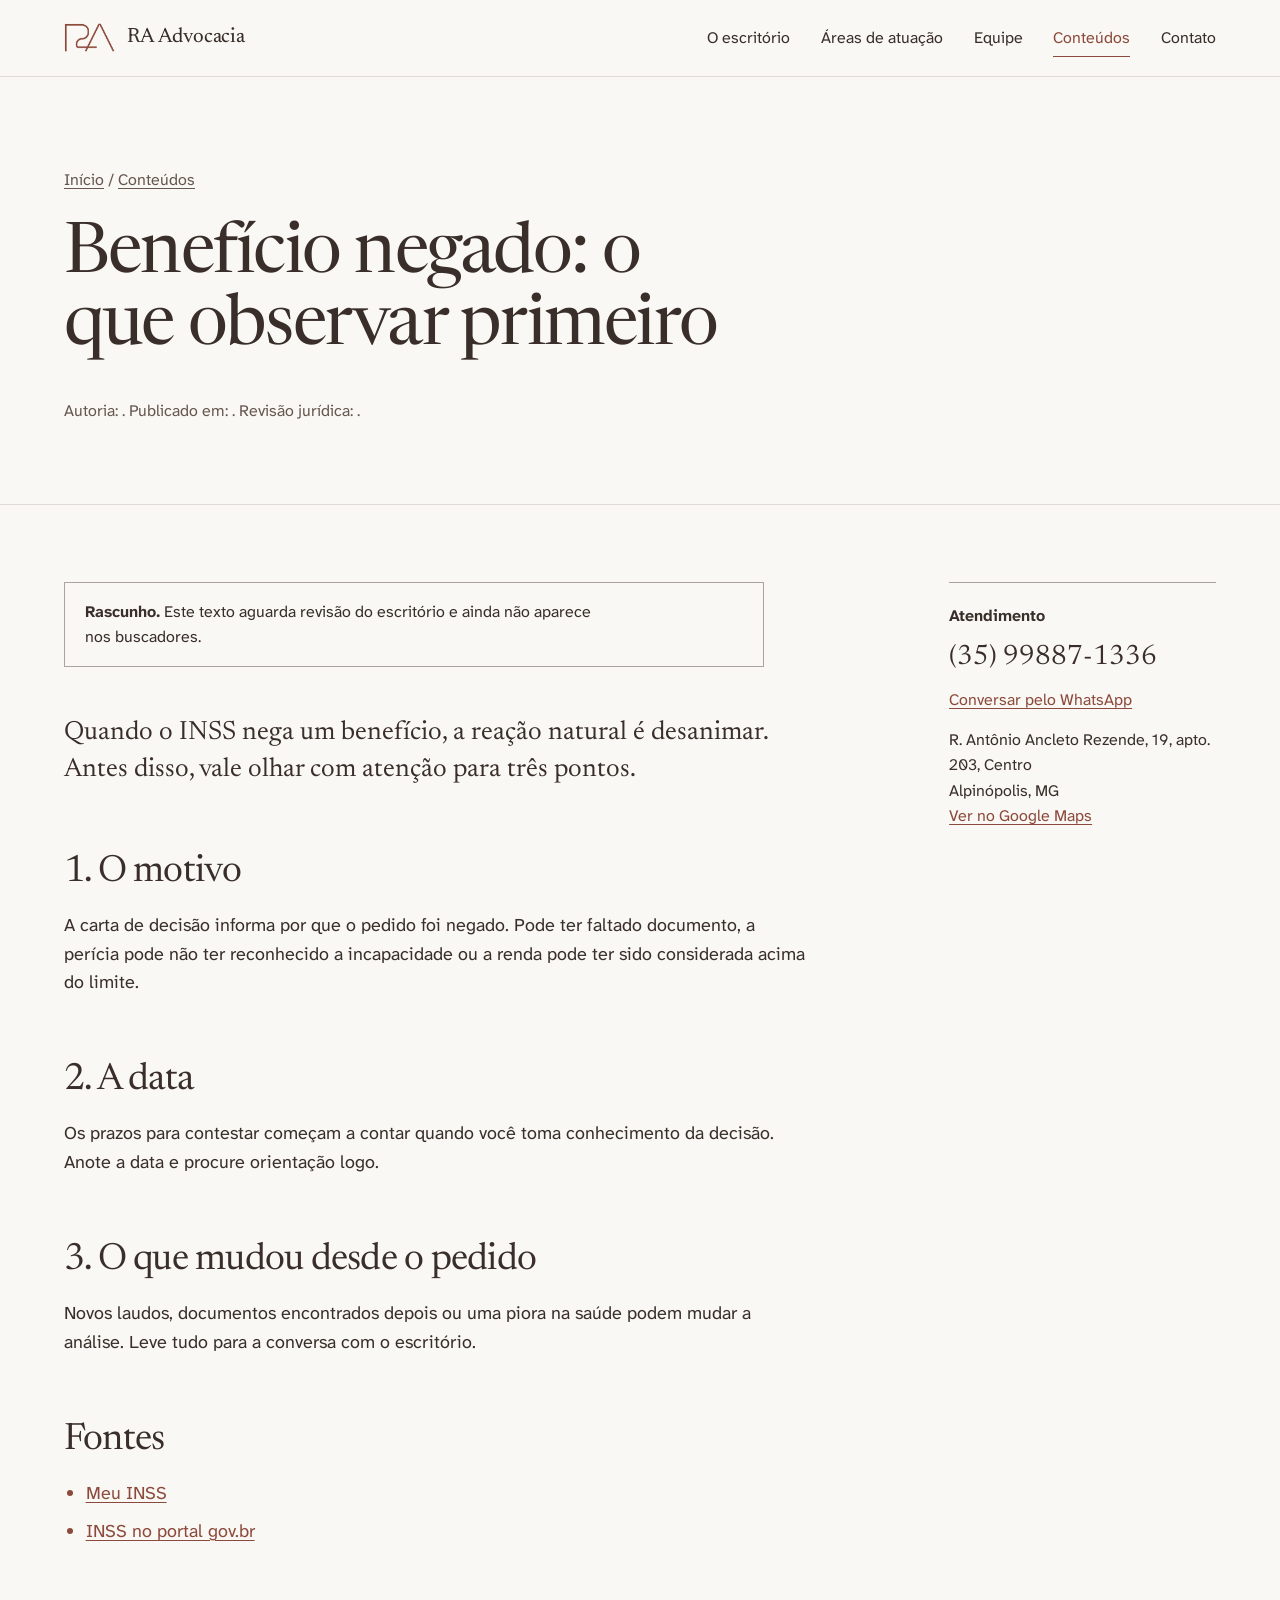
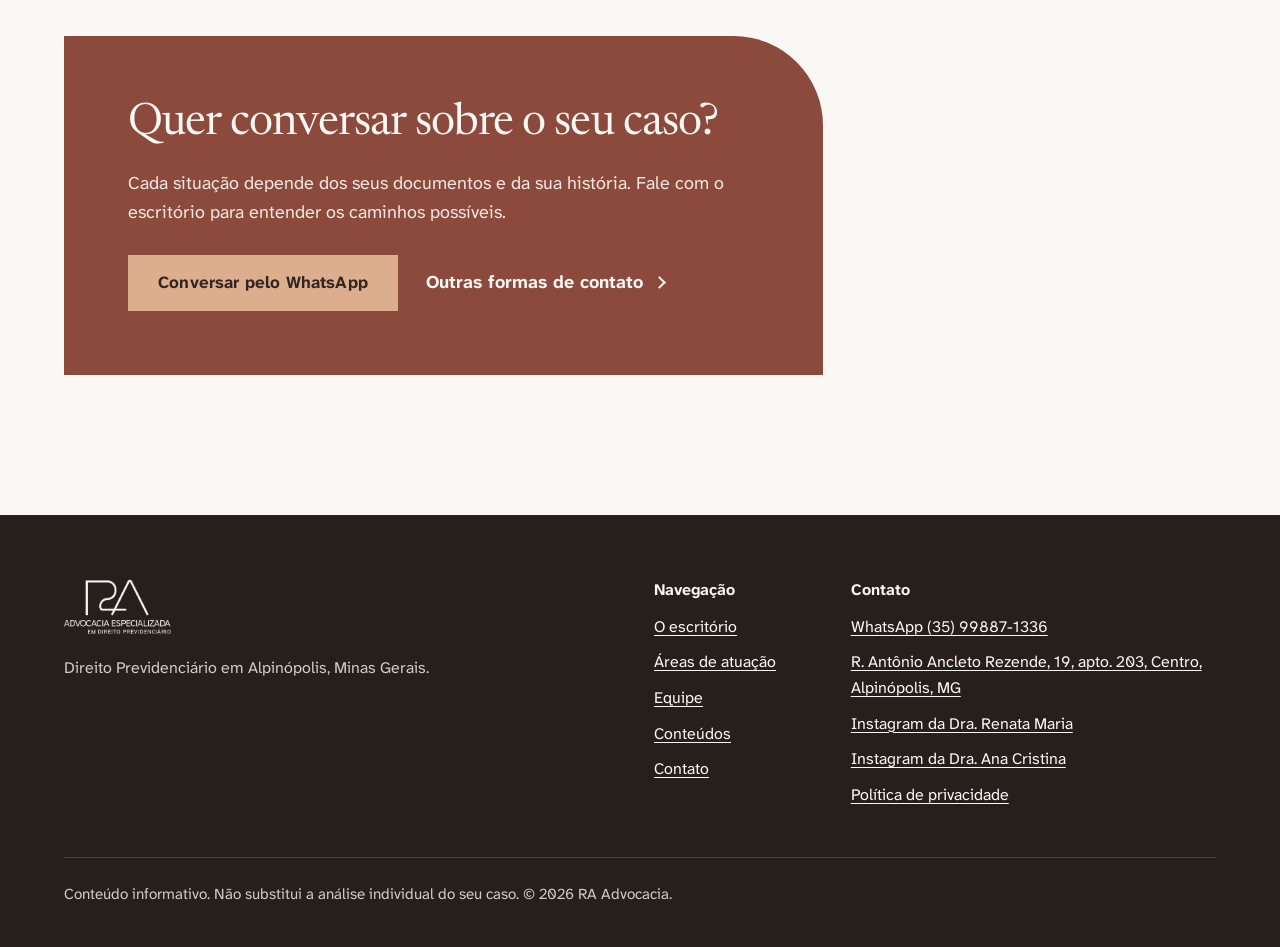
<file: conteudos/beneficio-negado-o-que-observar.html>
<!doctype html>
<html lang="pt-BR">
<head>
<meta charset="utf-8">
<meta name="viewport" content="width=device-width, initial-scale=1">
<title>Benefício negado: o que observar primeiro | RA Advocacia</title>
<meta name="description" content="Onde encontrar o motivo da negativa e por que o prazo importa.">
<meta name="robots" content="noindex">
<link rel="canonical" href="https://paparidisbrancher.github.io/ra-advocacia/conteudos/beneficio-negado-o-que-observar.html">
<meta property="og:type" content="website">
<meta property="og:locale" content="pt_BR">
<meta property="og:title" content="Benefício negado: o que observar primeiro | RA Advocacia">
<meta property="og:description" content="Onde encontrar o motivo da negativa e por que o prazo importa.">
<meta property="og:url" content="https://paparidisbrancher.github.io/ra-advocacia/conteudos/beneficio-negado-o-que-observar.html">
<meta property="og:image" content="https://paparidisbrancher.github.io/ra-advocacia/assets/img/og-image.jpg">
<meta name="theme-color" content="#8C4A3C">
<script>document.documentElement.classList.add("js");if(/[?&]revisao/.test(location.search))document.documentElement.classList.add("revisao");</script>
<link rel="icon" href="../assets/img/logo-monograma-terracota.png" type="image/png">
<link rel="preload" href="../assets/fonts/newsreader.woff2" as="font" type="font/woff2" crossorigin>
<link rel="preload" href="../assets/fonts/atkinson-hyperlegible-next.woff2" as="font" type="font/woff2" crossorigin>
<link rel="stylesheet" href="../assets/site.css">
</head>
<body>
<a class="pular" href="#conteudo">Pular para o conteúdo</a>
<header class="topo">
  <div class="contido">
    <a class="marca" href="../index.html">
      <img src="../assets/img/logo-monograma-terracota.png" alt="" width="696" height="408">
      <span>RA Advocacia</span>
    </a>
    <nav class="menu" aria-label="Principal">
      <button class="menu-botao" type="button" aria-expanded="false" aria-controls="menu-lista">Menu</button>
      <ul id="menu-lista"><li><a href="../index.html#escritorio">O escritório</a></li><li><a href="../index.html#areas">Áreas de atuação</a></li><li><a href="../index.html#equipe">Equipe</a></li><li><a href="../index.html#conteudos" aria-current="page">Conteúdos</a></li><li><a href="../index.html#contato">Contato</a></li></ul>
    </nav>
  </div>
</header>
<main id="conteudo">
<div class="cabeca-interna"><div class="contido">
  <p class="trilha"><a href="../index.html">Início</a> / <a href="../index.html#conteudos">Conteúdos</a></p>
  <h1>Benefício negado: o que observar primeiro</h1>
  <p class="meta">Autoria: <span class="pendente">a definir</span>. Publicado em: <span class="pendente">a definir</span>. Revisão jurídica: <span class="pendente">pendente</span>.</p>
</div></div>
<div class="interna"><div class="contido grade">
  <aside class="lateral" aria-label="Atendimento">
  <p class="lateral-titulo">Atendimento</p>
  <p><a class="lateral-tel" href="tel:+5535998871336">(35) 99887-1336</a></p>
  <p><a href="https://wa.me/5535998871336?text=Ol%C3%A1%2C%20gostaria%20de%20informa%C3%A7%C3%B5es%20sobre%20o%20atendimento." target="_blank" rel="noopener">Conversar pelo WhatsApp</a></p>
  <p>R. Antônio Ancleto Rezende, 19, apto. 203, Centro<br>Alpinópolis, MG<br><a href="https://maps.google.com/?cid=9352116726334135630" target="_blank" rel="noopener">Ver no Google Maps</a></p>
</aside>
  <div class="revisao" role="note"><p><strong>Rascunho.</strong> Este texto aguarda revisão do escritório e ainda não aparece nos buscadores.</p></div>
  <article class="texto">
    
<p class="intro">Quando o INSS nega um benefício, a reação natural é desanimar. Antes disso, vale olhar com atenção para três pontos.</p>
<h2>1. O motivo</h2>
<p>A carta de decisão informa por que o pedido foi negado. Pode ter faltado documento, a perícia pode não ter reconhecido a incapacidade ou a renda pode ter sido considerada acima do limite.</p>
<h2>2. A data</h2>
<p>Os prazos para contestar começam a contar quando você toma conhecimento da decisão. Anote a data e procure orientação logo.</p>
<h2>3. O que mudou desde o pedido</h2>
<p>Novos laudos, documentos encontrados depois ou uma piora na saúde podem mudar a análise. Leve tudo para a conversa com o escritório.</p>
    <h2>Fontes</h2>
    <ul><li><a href="https://meu.inss.gov.br/" target="_blank" rel="noopener">Meu INSS</a></li><li><a href="https://www.gov.br/inss/pt-br" target="_blank" rel="noopener">INSS no portal gov.br</a></li></ul>
  </article>
  <section class="chamada" aria-labelledby="chamada-titulo">
  <h2 id="chamada-titulo">Quer conversar sobre o seu caso?</h2>
  <p>Cada situação depende dos seus documentos e da sua história. Fale com o escritório para entender os caminhos possíveis.</p>
  <div class="acoes">
    <a class="botao claro" href="https://wa.me/5535998871336?text=Ol%C3%A1%2C%20gostaria%20de%20informa%C3%A7%C3%B5es%20sobre%20o%20atendimento." target="_blank" rel="noopener">Conversar pelo WhatsApp</a>
    <a class="link-acao" href="../index.html#contato">Outras formas de contato</a>
  </div>
</section>
</div></div>
</main>
<a class="fale" href="../index.html#contato">Falar com o escritório</a>
<footer class="rodape">
  <div class="contido grade">
    <div class="rodape-marca">
      <img src="../assets/img/logo-completa-claro.png" alt="RA Advocacia" width="1153" height="600" loading="lazy">
      <p>Direito Previdenciário em Alpinópolis, Minas Gerais.</p>
      <p><span class="pendente">Razão social, CNPJ e inscrição da sociedade na OAB/MG a confirmar</span></p>
    </div>
    <nav class="rodape-nav" aria-label="Rodapé">
      <h2>Navegação</h2>
      <ul><li><a href="../index.html#escritorio">O escritório</a></li><li><a href="../index.html#areas">Áreas de atuação</a></li><li><a href="../index.html#equipe">Equipe</a></li><li><a href="../index.html#conteudos">Conteúdos</a></li><li><a href="../index.html#contato">Contato</a></li></ul>
    </nav>
    <div class="rodape-contato">
      <h2>Contato</h2>
      <ul>
        <li><a href="https://wa.me/5535998871336?text=Ol%C3%A1%2C%20gostaria%20de%20informa%C3%A7%C3%B5es%20sobre%20o%20atendimento." target="_blank" rel="noopener">WhatsApp (35) 99887-1336</a></li>
        <li><a href="https://maps.google.com/?cid=9352116726334135630" target="_blank" rel="noopener">R. Antônio Ancleto Rezende, 19, apto. 203, Centro, Alpinópolis, MG</a></li>
        <li><a href="https://www.instagram.com/renatamaria.adv/" target="_blank" rel="noopener">Instagram da Dra. Renata Maria</a></li>
        <li><a href="https://www.instagram.com/anafaria.adv/" target="_blank" rel="noopener">Instagram da Dra. Ana Cristina</a></li>
        <li><a href="../privacidade.html">Política de privacidade</a></li>
      </ul>
    </div>
    <p class="final">Conteúdo informativo. Não substitui a análise individual do seu caso. © 2026 RA Advocacia.</p>
  </div>
</footer>
<script src="../assets/site.js" defer></script>
</body>
</html>
</file>
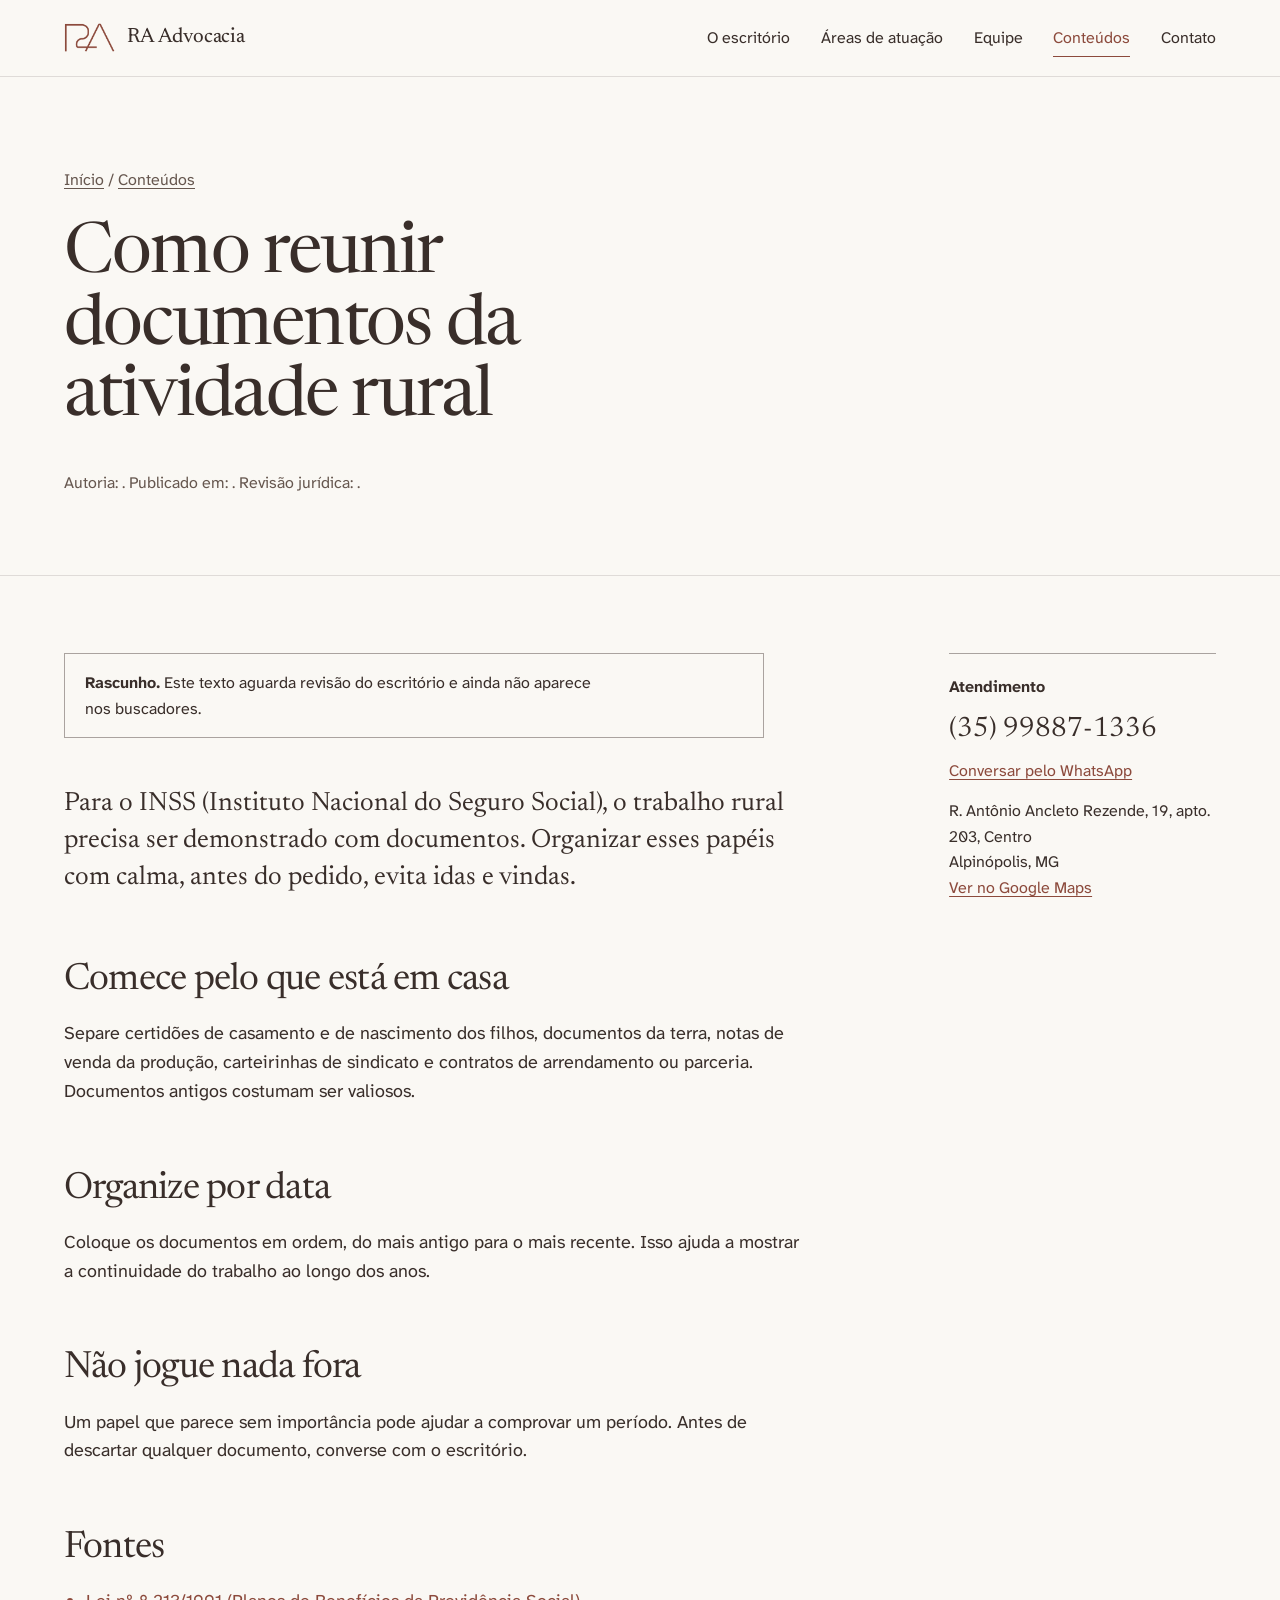
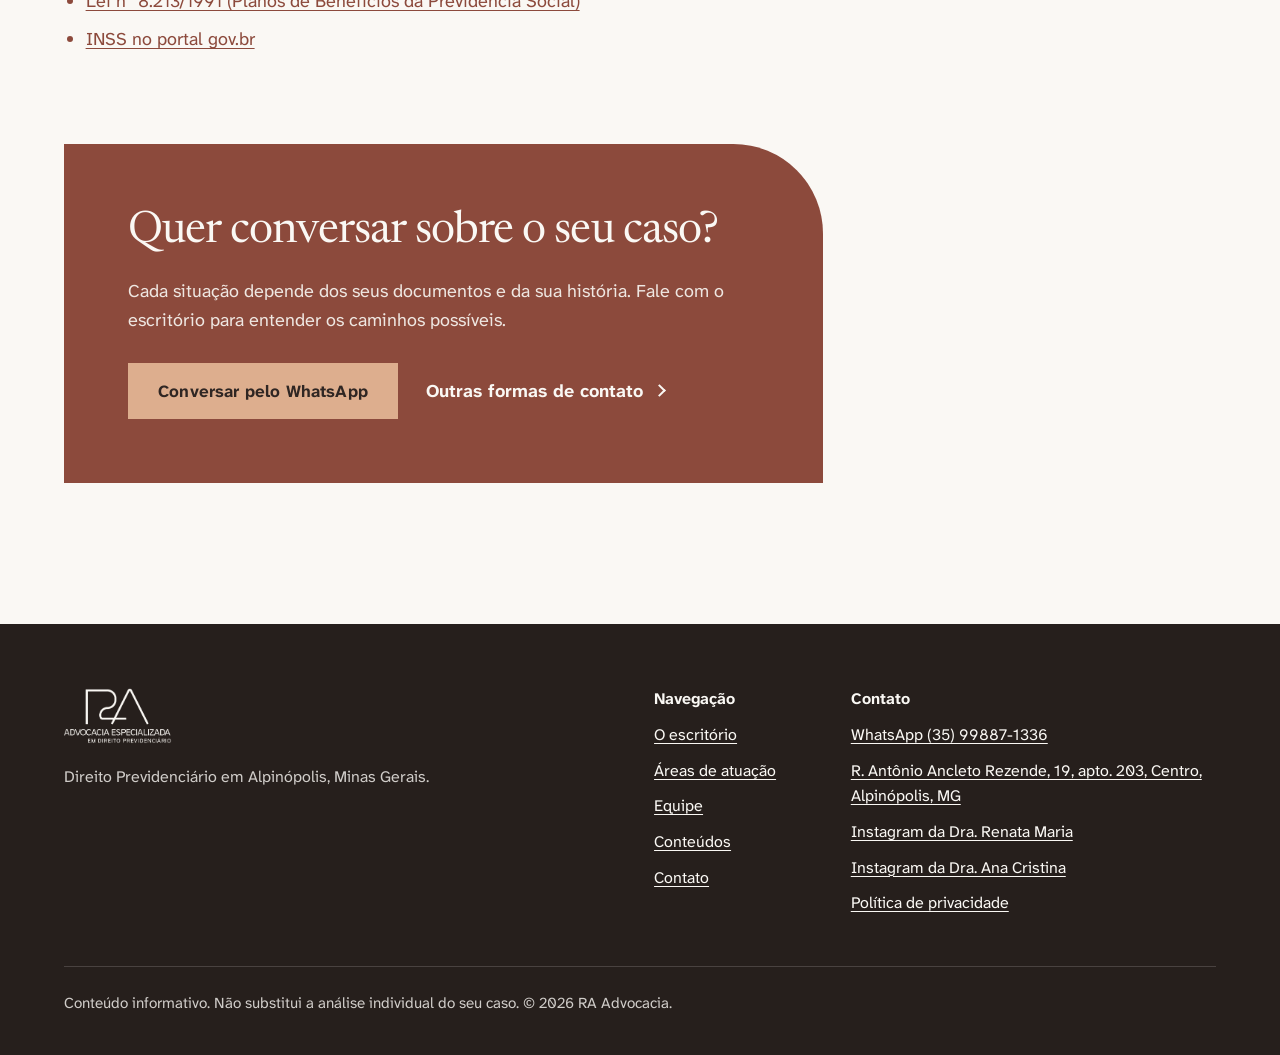
<file: conteudos/documentos-atividade-rural.html>
<!doctype html>
<html lang="pt-BR">
<head>
<meta charset="utf-8">
<meta name="viewport" content="width=device-width, initial-scale=1">
<title>Como reunir documentos da atividade rural | RA Advocacia</title>
<meta name="description" content="Um guia simples para organizar os papéis que mostram o seu trabalho no campo.">
<meta name="robots" content="noindex">
<link rel="canonical" href="https://paparidisbrancher.github.io/ra-advocacia/conteudos/documentos-atividade-rural.html">
<meta property="og:type" content="website">
<meta property="og:locale" content="pt_BR">
<meta property="og:title" content="Como reunir documentos da atividade rural | RA Advocacia">
<meta property="og:description" content="Um guia simples para organizar os papéis que mostram o seu trabalho no campo.">
<meta property="og:url" content="https://paparidisbrancher.github.io/ra-advocacia/conteudos/documentos-atividade-rural.html">
<meta property="og:image" content="https://paparidisbrancher.github.io/ra-advocacia/assets/img/og-image.jpg">
<meta name="theme-color" content="#8C4A3C">
<script>document.documentElement.classList.add("js");if(/[?&]revisao/.test(location.search))document.documentElement.classList.add("revisao");</script>
<link rel="icon" href="../assets/img/logo-monograma-terracota.png" type="image/png">
<link rel="preload" href="../assets/fonts/newsreader.woff2" as="font" type="font/woff2" crossorigin>
<link rel="preload" href="../assets/fonts/atkinson-hyperlegible-next.woff2" as="font" type="font/woff2" crossorigin>
<link rel="stylesheet" href="../assets/site.css">
</head>
<body>
<a class="pular" href="#conteudo">Pular para o conteúdo</a>
<header class="topo">
  <div class="contido">
    <a class="marca" href="../index.html">
      <img src="../assets/img/logo-monograma-terracota.png" alt="" width="696" height="408">
      <span>RA Advocacia</span>
    </a>
    <nav class="menu" aria-label="Principal">
      <button class="menu-botao" type="button" aria-expanded="false" aria-controls="menu-lista">Menu</button>
      <ul id="menu-lista"><li><a href="../index.html#escritorio">O escritório</a></li><li><a href="../index.html#areas">Áreas de atuação</a></li><li><a href="../index.html#equipe">Equipe</a></li><li><a href="../index.html#conteudos" aria-current="page">Conteúdos</a></li><li><a href="../index.html#contato">Contato</a></li></ul>
    </nav>
  </div>
</header>
<main id="conteudo">
<div class="cabeca-interna"><div class="contido">
  <p class="trilha"><a href="../index.html">Início</a> / <a href="../index.html#conteudos">Conteúdos</a></p>
  <h1>Como reunir documentos da atividade rural</h1>
  <p class="meta">Autoria: <span class="pendente">a definir</span>. Publicado em: <span class="pendente">a definir</span>. Revisão jurídica: <span class="pendente">pendente</span>.</p>
</div></div>
<div class="interna"><div class="contido grade">
  <aside class="lateral" aria-label="Atendimento">
  <p class="lateral-titulo">Atendimento</p>
  <p><a class="lateral-tel" href="tel:+5535998871336">(35) 99887-1336</a></p>
  <p><a href="https://wa.me/5535998871336?text=Ol%C3%A1%2C%20gostaria%20de%20informa%C3%A7%C3%B5es%20sobre%20o%20atendimento." target="_blank" rel="noopener">Conversar pelo WhatsApp</a></p>
  <p>R. Antônio Ancleto Rezende, 19, apto. 203, Centro<br>Alpinópolis, MG<br><a href="https://maps.google.com/?cid=9352116726334135630" target="_blank" rel="noopener">Ver no Google Maps</a></p>
</aside>
  <div class="revisao" role="note"><p><strong>Rascunho.</strong> Este texto aguarda revisão do escritório e ainda não aparece nos buscadores.</p></div>
  <article class="texto">
    
<p class="intro">Para o INSS (Instituto Nacional do Seguro Social), o trabalho rural precisa ser demonstrado com documentos. Organizar esses papéis com calma, antes do pedido, evita idas e vindas.</p>
<h2>Comece pelo que está em casa</h2>
<p>Separe certidões de casamento e de nascimento dos filhos, documentos da terra, notas de venda da produção, carteirinhas de sindicato e contratos de arrendamento ou parceria. Documentos antigos costumam ser valiosos.</p>
<h2>Organize por data</h2>
<p>Coloque os documentos em ordem, do mais antigo para o mais recente. Isso ajuda a mostrar a continuidade do trabalho ao longo dos anos.</p>
<h2>Não jogue nada fora</h2>
<p>Um papel que parece sem importância pode ajudar a comprovar um período. Antes de descartar qualquer documento, converse com o escritório.</p>
    <h2>Fontes</h2>
    <ul><li><a href="https://www.planalto.gov.br/ccivil_03/leis/l8213cons.htm" target="_blank" rel="noopener">Lei nº 8.213/1991 (Planos de Benefícios da Previdência Social)</a></li><li><a href="https://www.gov.br/inss/pt-br" target="_blank" rel="noopener">INSS no portal gov.br</a></li></ul>
  </article>
  <section class="chamada" aria-labelledby="chamada-titulo">
  <h2 id="chamada-titulo">Quer conversar sobre o seu caso?</h2>
  <p>Cada situação depende dos seus documentos e da sua história. Fale com o escritório para entender os caminhos possíveis.</p>
  <div class="acoes">
    <a class="botao claro" href="https://wa.me/5535998871336?text=Ol%C3%A1%2C%20gostaria%20de%20informa%C3%A7%C3%B5es%20sobre%20o%20atendimento." target="_blank" rel="noopener">Conversar pelo WhatsApp</a>
    <a class="link-acao" href="../index.html#contato">Outras formas de contato</a>
  </div>
</section>
</div></div>
</main>
<a class="fale" href="../index.html#contato">Falar com o escritório</a>
<footer class="rodape">
  <div class="contido grade">
    <div class="rodape-marca">
      <img src="../assets/img/logo-completa-claro.png" alt="RA Advocacia" width="1153" height="600" loading="lazy">
      <p>Direito Previdenciário em Alpinópolis, Minas Gerais.</p>
      <p><span class="pendente">Razão social, CNPJ e inscrição da sociedade na OAB/MG a confirmar</span></p>
    </div>
    <nav class="rodape-nav" aria-label="Rodapé">
      <h2>Navegação</h2>
      <ul><li><a href="../index.html#escritorio">O escritório</a></li><li><a href="../index.html#areas">Áreas de atuação</a></li><li><a href="../index.html#equipe">Equipe</a></li><li><a href="../index.html#conteudos">Conteúdos</a></li><li><a href="../index.html#contato">Contato</a></li></ul>
    </nav>
    <div class="rodape-contato">
      <h2>Contato</h2>
      <ul>
        <li><a href="https://wa.me/5535998871336?text=Ol%C3%A1%2C%20gostaria%20de%20informa%C3%A7%C3%B5es%20sobre%20o%20atendimento." target="_blank" rel="noopener">WhatsApp (35) 99887-1336</a></li>
        <li><a href="https://maps.google.com/?cid=9352116726334135630" target="_blank" rel="noopener">R. Antônio Ancleto Rezende, 19, apto. 203, Centro, Alpinópolis, MG</a></li>
        <li><a href="https://www.instagram.com/renatamaria.adv/" target="_blank" rel="noopener">Instagram da Dra. Renata Maria</a></li>
        <li><a href="https://www.instagram.com/anafaria.adv/" target="_blank" rel="noopener">Instagram da Dra. Ana Cristina</a></li>
        <li><a href="../privacidade.html">Política de privacidade</a></li>
      </ul>
    </div>
    <p class="final">Conteúdo informativo. Não substitui a análise individual do seu caso. © 2026 RA Advocacia.</p>
  </div>
</footer>
<script src="../assets/site.js" defer></script>
</body>
</html>
</file>
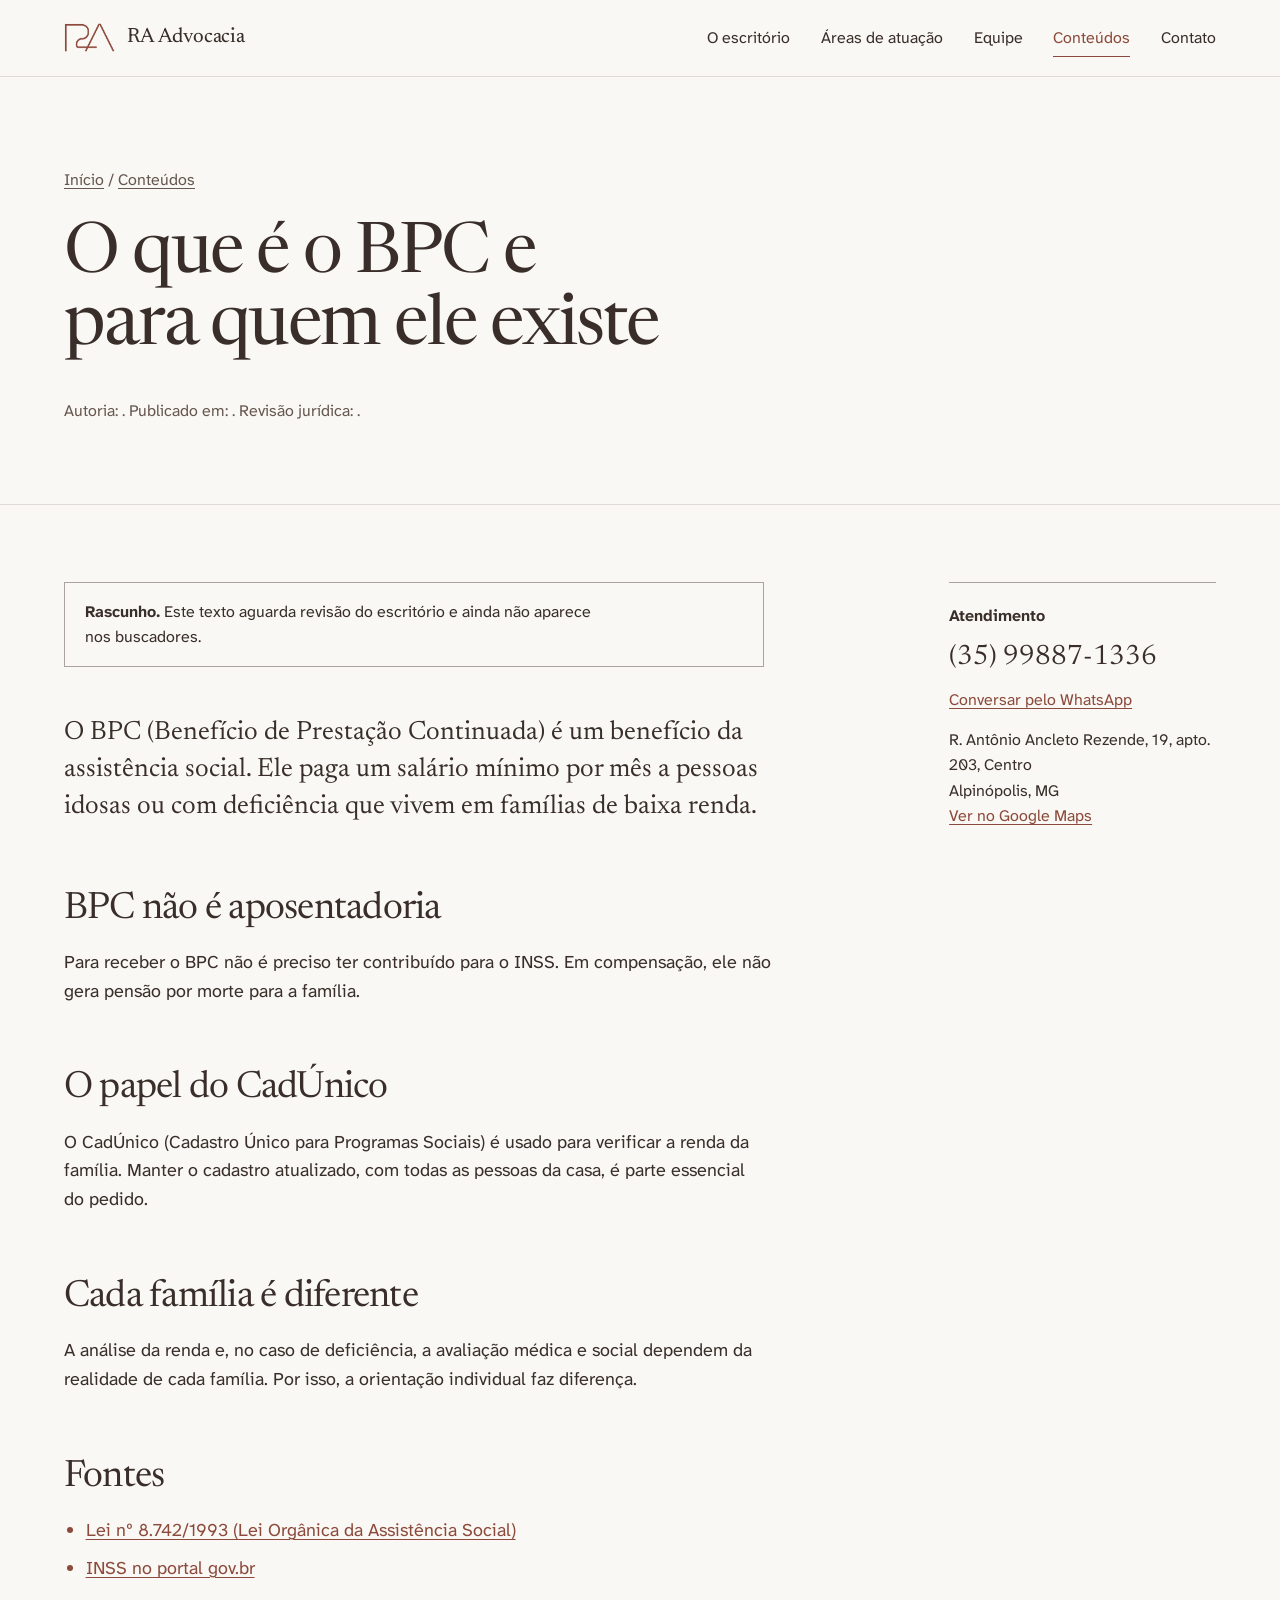
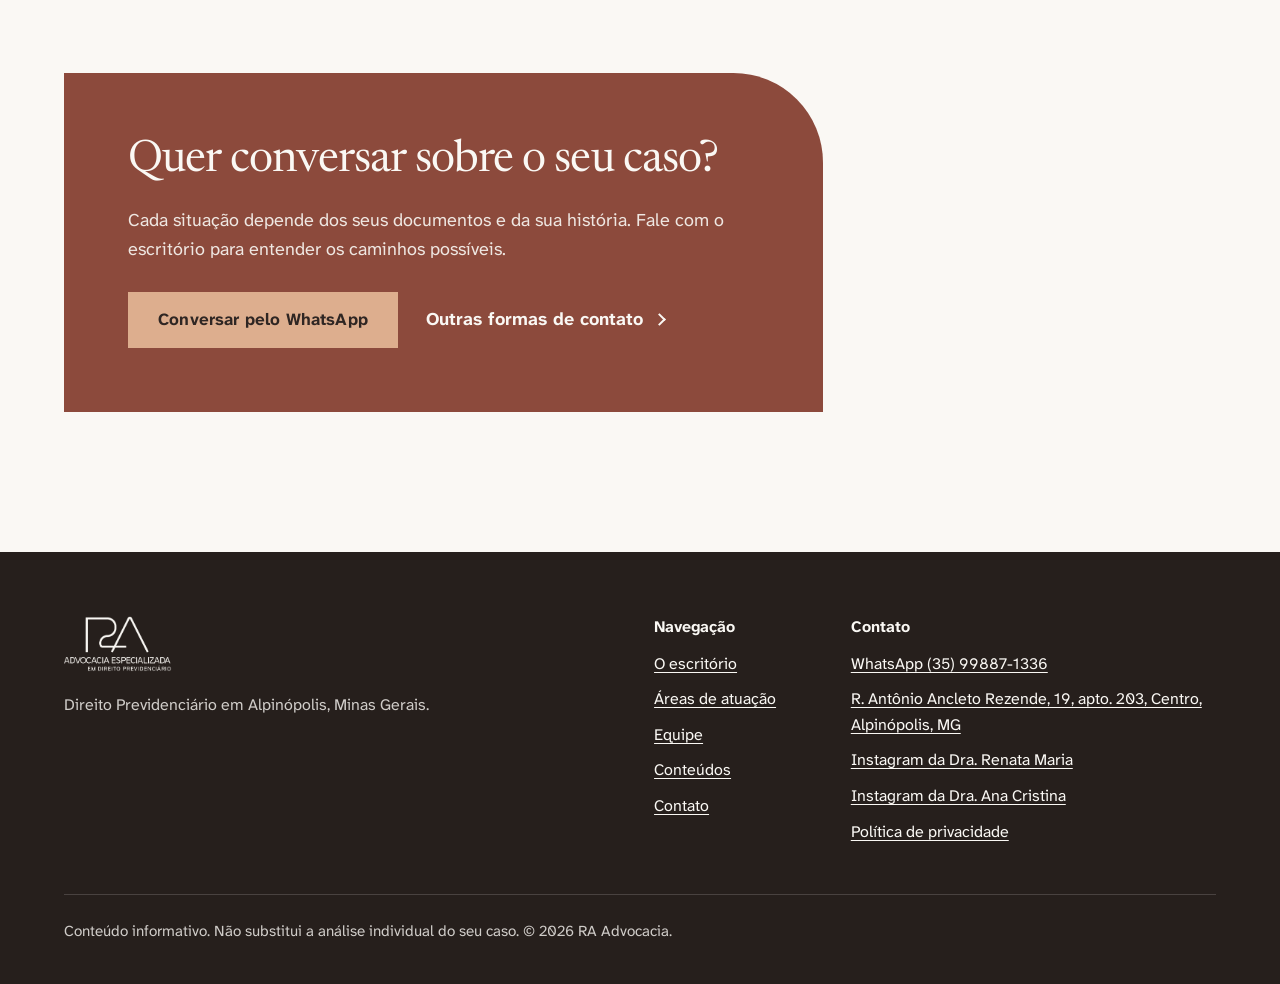
<file: conteudos/o-que-e-bpc.html>
<!doctype html>
<html lang="pt-BR">
<head>
<meta charset="utf-8">
<meta name="viewport" content="width=device-width, initial-scale=1">
<title>O que é o BPC e para quem ele existe | RA Advocacia</title>
<meta name="description" content="Entenda a diferença entre o BPC e a aposentadoria.">
<meta name="robots" content="noindex">
<link rel="canonical" href="https://paparidisbrancher.github.io/ra-advocacia/conteudos/o-que-e-bpc.html">
<meta property="og:type" content="website">
<meta property="og:locale" content="pt_BR">
<meta property="og:title" content="O que é o BPC e para quem ele existe | RA Advocacia">
<meta property="og:description" content="Entenda a diferença entre o BPC e a aposentadoria.">
<meta property="og:url" content="https://paparidisbrancher.github.io/ra-advocacia/conteudos/o-que-e-bpc.html">
<meta property="og:image" content="https://paparidisbrancher.github.io/ra-advocacia/assets/img/og-image.jpg">
<meta name="theme-color" content="#8C4A3C">
<script>document.documentElement.classList.add("js");if(/[?&]revisao/.test(location.search))document.documentElement.classList.add("revisao");</script>
<link rel="icon" href="../assets/img/logo-monograma-terracota.png" type="image/png">
<link rel="preload" href="../assets/fonts/newsreader.woff2" as="font" type="font/woff2" crossorigin>
<link rel="preload" href="../assets/fonts/atkinson-hyperlegible-next.woff2" as="font" type="font/woff2" crossorigin>
<link rel="stylesheet" href="../assets/site.css">
</head>
<body>
<a class="pular" href="#conteudo">Pular para o conteúdo</a>
<header class="topo">
  <div class="contido">
    <a class="marca" href="../index.html">
      <img src="../assets/img/logo-monograma-terracota.png" alt="" width="696" height="408">
      <span>RA Advocacia</span>
    </a>
    <nav class="menu" aria-label="Principal">
      <button class="menu-botao" type="button" aria-expanded="false" aria-controls="menu-lista">Menu</button>
      <ul id="menu-lista"><li><a href="../index.html#escritorio">O escritório</a></li><li><a href="../index.html#areas">Áreas de atuação</a></li><li><a href="../index.html#equipe">Equipe</a></li><li><a href="../index.html#conteudos" aria-current="page">Conteúdos</a></li><li><a href="../index.html#contato">Contato</a></li></ul>
    </nav>
  </div>
</header>
<main id="conteudo">
<div class="cabeca-interna"><div class="contido">
  <p class="trilha"><a href="../index.html">Início</a> / <a href="../index.html#conteudos">Conteúdos</a></p>
  <h1>O que é o BPC e para quem ele existe</h1>
  <p class="meta">Autoria: <span class="pendente">a definir</span>. Publicado em: <span class="pendente">a definir</span>. Revisão jurídica: <span class="pendente">pendente</span>.</p>
</div></div>
<div class="interna"><div class="contido grade">
  <aside class="lateral" aria-label="Atendimento">
  <p class="lateral-titulo">Atendimento</p>
  <p><a class="lateral-tel" href="tel:+5535998871336">(35) 99887-1336</a></p>
  <p><a href="https://wa.me/5535998871336?text=Ol%C3%A1%2C%20gostaria%20de%20informa%C3%A7%C3%B5es%20sobre%20o%20atendimento." target="_blank" rel="noopener">Conversar pelo WhatsApp</a></p>
  <p>R. Antônio Ancleto Rezende, 19, apto. 203, Centro<br>Alpinópolis, MG<br><a href="https://maps.google.com/?cid=9352116726334135630" target="_blank" rel="noopener">Ver no Google Maps</a></p>
</aside>
  <div class="revisao" role="note"><p><strong>Rascunho.</strong> Este texto aguarda revisão do escritório e ainda não aparece nos buscadores.</p></div>
  <article class="texto">
    
<p class="intro">O BPC (Benefício de Prestação Continuada) é um benefício da assistência social. Ele paga um salário mínimo por mês a pessoas idosas ou com deficiência que vivem em famílias de baixa renda.</p>
<h2>BPC não é aposentadoria</h2>
<p>Para receber o BPC não é preciso ter contribuído para o INSS. Em compensação, ele não gera pensão por morte para a família.</p>
<h2>O papel do CadÚnico</h2>
<p>O CadÚnico (Cadastro Único para Programas Sociais) é usado para verificar a renda da família. Manter o cadastro atualizado, com todas as pessoas da casa, é parte essencial do pedido.</p>
<h2>Cada família é diferente</h2>
<p>A análise da renda e, no caso de deficiência, a avaliação médica e social dependem da realidade de cada família. Por isso, a orientação individual faz diferença.</p>
    <h2>Fontes</h2>
    <ul><li><a href="https://www.planalto.gov.br/ccivil_03/leis/l8742.htm" target="_blank" rel="noopener">Lei nº 8.742/1993 (Lei Orgânica da Assistência Social)</a></li><li><a href="https://www.gov.br/inss/pt-br" target="_blank" rel="noopener">INSS no portal gov.br</a></li></ul>
  </article>
  <section class="chamada" aria-labelledby="chamada-titulo">
  <h2 id="chamada-titulo">Quer conversar sobre o seu caso?</h2>
  <p>Cada situação depende dos seus documentos e da sua história. Fale com o escritório para entender os caminhos possíveis.</p>
  <div class="acoes">
    <a class="botao claro" href="https://wa.me/5535998871336?text=Ol%C3%A1%2C%20gostaria%20de%20informa%C3%A7%C3%B5es%20sobre%20o%20atendimento." target="_blank" rel="noopener">Conversar pelo WhatsApp</a>
    <a class="link-acao" href="../index.html#contato">Outras formas de contato</a>
  </div>
</section>
</div></div>
</main>
<a class="fale" href="../index.html#contato">Falar com o escritório</a>
<footer class="rodape">
  <div class="contido grade">
    <div class="rodape-marca">
      <img src="../assets/img/logo-completa-claro.png" alt="RA Advocacia" width="1153" height="600" loading="lazy">
      <p>Direito Previdenciário em Alpinópolis, Minas Gerais.</p>
      <p><span class="pendente">Razão social, CNPJ e inscrição da sociedade na OAB/MG a confirmar</span></p>
    </div>
    <nav class="rodape-nav" aria-label="Rodapé">
      <h2>Navegação</h2>
      <ul><li><a href="../index.html#escritorio">O escritório</a></li><li><a href="../index.html#areas">Áreas de atuação</a></li><li><a href="../index.html#equipe">Equipe</a></li><li><a href="../index.html#conteudos">Conteúdos</a></li><li><a href="../index.html#contato">Contato</a></li></ul>
    </nav>
    <div class="rodape-contato">
      <h2>Contato</h2>
      <ul>
        <li><a href="https://wa.me/5535998871336?text=Ol%C3%A1%2C%20gostaria%20de%20informa%C3%A7%C3%B5es%20sobre%20o%20atendimento." target="_blank" rel="noopener">WhatsApp (35) 99887-1336</a></li>
        <li><a href="https://maps.google.com/?cid=9352116726334135630" target="_blank" rel="noopener">R. Antônio Ancleto Rezende, 19, apto. 203, Centro, Alpinópolis, MG</a></li>
        <li><a href="https://www.instagram.com/renatamaria.adv/" target="_blank" rel="noopener">Instagram da Dra. Renata Maria</a></li>
        <li><a href="https://www.instagram.com/anafaria.adv/" target="_blank" rel="noopener">Instagram da Dra. Ana Cristina</a></li>
        <li><a href="../privacidade.html">Política de privacidade</a></li>
      </ul>
    </div>
    <p class="final">Conteúdo informativo. Não substitui a análise individual do seu caso. © 2026 RA Advocacia.</p>
  </div>
</footer>
<script src="../assets/site.js" defer></script>
</body>
</html>
</file>
<file: assets/site.css>
/* RA Advocacia: estilos do site.
   Tipos: Newsreader nos títulos e Atkinson Hyperlegible Next no texto (feita para leitores com baixa visão).
   Paleta provisória (CORES.txt): confirmar com o manual da marca.
   Formas: tudo reto. O canto arredondado das artes do escritório aparece só nos painéis de contato e na foto do escritório. */
@font-face { font-family: "Newsreader"; src: url("fonts/newsreader.woff2") format("woff2"); font-weight: 300 600; font-display: swap; }
@font-face { font-family: "Atkinson Hyperlegible Next"; src: url("fonts/atkinson-hyperlegible-next.woff2") format("woff2"); font-weight: 400 700; font-display: swap; }

:root {
  --tinta: #392E2A;
  --tinta-2: #66574F;
  --terracota: #8C4A3C;
  --terracota-escuro: #74392D;
  --papel: #FAF8F4;
  --areia: #F1E8DF;
  --pessego: #DDAE8E;
  --noite: #2F2623;
  --noite-2: #261F1C;
  --linha: rgba(57, 46, 42, 0.14);
  --linha-forte: rgba(57, 46, 42, 0.42);
  --canto: clamp(48px, 7vw, 112px);
  --largura: 1280px;
  --margem: clamp(20px, 5vw, 64px);
  --vao: clamp(16px, 2.2vw, 32px);
  --serif: "Newsreader", "Iowan Old Style", Georgia, serif;
  --sans: "Atkinson Hyperlegible Next", "Segoe UI", system-ui, sans-serif;
  --suave: cubic-bezier(0.2, 0.7, 0.2, 1);
}

*, *::before, *::after { box-sizing: border-box; }
html { -webkit-text-size-adjust: 100%; scroll-behavior: smooth; }
body { margin: 0; background: var(--papel); color: var(--tinta); font: 400 1.125rem/1.6 var(--sans); }
img { display: block; max-width: 100%; height: auto; }
a { color: var(--terracota); text-underline-offset: 0.18em; text-decoration-thickness: 1px; }
a:hover { color: var(--terracota-escuro); text-decoration-thickness: 2px; }
:focus-visible { outline: 3px solid var(--terracota); outline-offset: 3px; }
.contato :focus-visible, .rodape :focus-visible, .chamada :focus-visible { outline-color: var(--pessego); }
.contato .cartao :focus-visible { outline-color: var(--terracota); }

h1, h2, h3 { font-family: var(--serif); font-weight: 400; line-height: 1.1; letter-spacing: -0.01em; margin: 0 0 0.5em; text-wrap: balance; }
h1 { font-size: clamp(2.6rem, 1.5rem + 4.4vw, 5.4rem); line-height: 1.02; letter-spacing: -0.025em; }
h2 { font-size: clamp(2.1rem, 1.4rem + 2.6vw, 3.6rem); line-height: 1.05; letter-spacing: -0.02em; }
h3 { font-size: clamp(1.45rem, 1.25rem + 0.6vw, 1.8rem); }
p { margin: 0 0 1em; max-width: 62ch; text-wrap: pretty; }
strong { font-weight: 700; }
.tom { color: var(--tinta-2); }
.contido { max-width: var(--largura); margin-inline: auto; padding-inline: var(--margem); }
.grade { display: grid; grid-template-columns: repeat(12, minmax(0, 1fr)); column-gap: var(--vao); }
.secao { padding-block: clamp(80px, 11vw, 160px); }
.intro { font-size: clamp(1.15rem, 1.08rem + 0.3vw, 1.3rem); color: var(--tinta-2); }
.pular { position: absolute; left: 8px; top: -60px; background: var(--tinta); color: var(--papel); padding: 10px 16px; z-index: 10; }
.pular:focus { top: 8px; }
.pular:hover { color: var(--papel); }

/* Dado a confirmar com o escritório: escondido por padrão; aparece ao abrir com ?revisao */
html:not(.revisao) .pendente,
html:not(.revisao) p:has(> .pendente:only-child),
html:not(.revisao) div:has(> dd > .pendente:only-child),
html:not(.revisao) br:has(+ .pendente) { display: none; }
.revisao .pendente { background: rgba(221, 174, 142, 0.32); box-shadow: inset 0 -1px 0 var(--terracota); padding: 0 0.2em; -webkit-box-decoration-break: clone; box-decoration-break: clone; }

/* Botões e links de ação */
.botao {
  display: inline-flex; align-items: center; justify-content: center; min-height: 56px; padding: 0 30px;
  background: var(--terracota); color: var(--papel); border: 0; border-radius: 0;
  font: 700 1.0625rem/1.2 var(--sans); letter-spacing: 0.01em; text-decoration: none; cursor: pointer;
  transition: background-color 200ms ease, transform 120ms ease;
}
.botao:hover { background: var(--terracota-escuro); color: var(--papel); }
.botao:active { transform: translateY(1px); }
.botao.claro { background: var(--pessego); color: var(--noite); }
.botao.claro:hover { background: #E9C3A7; color: var(--noite); }
/* Ação secundária no bloco escuro: o botão cheio da seção é o do formulário */
.botao.contorno { background: transparent; color: var(--papel); box-shadow: inset 0 0 0 1px var(--pessego); }
.botao.contorno:hover { background: rgba(221, 174, 142, 0.14); color: var(--papel); }
.link-acao { display: inline-flex; align-items: center; gap: 12px; min-height: 48px; color: var(--tinta); font-weight: 700; text-decoration: none; }
.link-acao::after { content: ""; width: 9px; height: 9px; border-top: 2px solid currentColor; border-right: 2px solid currentColor; rotate: 45deg; transition: translate 250ms var(--suave); }
@media (hover: hover) {
  .link-acao:hover { color: var(--terracota); }
  .link-acao:hover::after { translate: 4px 0; }
}

/* Topo */
.topo { background: var(--papel); border-bottom: 1px solid var(--linha); }
.topo .contido { display: flex; align-items: center; justify-content: space-between; gap: 24px; min-height: 76px; }
.marca { display: inline-flex; align-items: center; gap: 12px; color: var(--tinta); text-decoration: none; }
.marca img { height: 30px; width: auto; }
.marca span { font: 450 1.3rem/1 var(--serif); letter-spacing: -0.01em; }
.marca:hover { color: var(--tinta); }
.menu ul { list-style: none; margin: 0; padding: 0; display: flex; gap: clamp(18px, 2.4vw, 36px); }
.menu a {
  display: inline-block; padding-block: 10px; color: var(--tinta); text-decoration: none; font-size: 1rem;
  background: linear-gradient(currentColor, currentColor) 0 calc(100% - 4px) / 0 1px no-repeat;
  transition: background-size 250ms var(--suave), color 200ms ease;
}
.menu a:hover, .menu a[aria-current] { color: var(--terracota); background-size: 100% 1px; }
.menu-botao { display: none; }
@media (max-width: 900px) {
  .menu { position: relative; }
  .menu-botao {
    display: inline-flex; align-items: center; min-height: 48px; padding: 0 20px; cursor: pointer;
    background: none; color: var(--tinta); border: 1px solid var(--linha-forte); border-radius: 0; font: 700 1rem var(--sans);
  }
  .menu-botao[aria-expanded="true"] { background: var(--tinta); color: var(--papel); border-color: var(--tinta); }
  .menu ul {
    position: absolute; right: 0; top: calc(100% + 10px); z-index: 5; flex-direction: column; gap: 0;
    background: var(--papel); border: 1px solid var(--linha-forte); min-width: 260px; padding: 8px 0;
    box-shadow: 0 16px 40px rgba(57, 46, 42, 0.12);
  }
  .menu a { display: block; padding: 14px 22px; font-size: 1.125rem; background: none; }
  .menu a:hover, .menu a[aria-current] { background: var(--areia); }
  /* Sem JS o botão não funciona, então a lista só se esconde quando o JS está ativo. */
  .js .menu-botao[aria-expanded="false"] + ul { display: none; }
  html:not(.js) .menu-botao { display: none; }
  html:not(.js) .menu ul { position: static; box-shadow: none; }
}

/* Início: título, apoio e a faixa de foto das sócias */
.hero { padding-top: clamp(48px, 7vw, 104px); }
.hero-texto { row-gap: 28px; align-items: end; padding-bottom: clamp(40px, 5vw, 72px); }
.hero h1 { grid-column: 1 / span 8; margin: 0; }
.hero-apoio { grid-column: 9 / -1; }
.hero-apoio p { font-size: clamp(1.125rem, 1.05rem + 0.3vw, 1.3rem); color: var(--tinta-2); margin-bottom: 24px; }
.acoes { display: flex; flex-wrap: wrap; align-items: center; gap: 12px 28px; }
.hero-foto { margin: 0; }
.hero-foto img { width: 100%; max-height: 84vh; object-fit: cover; object-position: 50% 30%; background: var(--areia); }
.legenda { font-size: 0.95rem; color: var(--tinta-2); margin: 14px 0 0; }
.hero-foto .legenda { max-width: var(--largura); margin-inline: auto; padding-inline: var(--margem); text-align: right; }
@media (max-width: 900px) {
  .hero h1, .hero-apoio { grid-column: 1 / -1; }
  .hero-foto .legenda { text-align: left; }
}

/* Celular: a primeira tela abre com a foto das sócias em tela cheia e o texto por cima.
   Sem barra fixa no rodapé, então o botão do WhatsApp fica no hero. 77px = altura do cabeçalho. */
@media (max-width: 899px) {
  .hero {
    display: flex; flex-direction: column; padding-top: 0; background: var(--noite); color: var(--papel);
    min-height: calc(100svh - 77px - env(safe-area-inset-bottom));
  }
  .hero :focus-visible { outline-color: var(--pessego); }
  /* figure "some" da árvore de layout para a foto subir e a legenda descer para depois do texto */
  .hero-foto { display: contents; }
  .hero-foto picture { order: -1; flex: 1; display: flex; position: relative; }
  .hero-foto img { width: 100%; min-height: 133vw; max-height: none; object-fit: cover; object-position: 55% 18%; background: var(--noite); }
  .hero-foto picture::after {
    content: ""; position: absolute; inset: 45% 0 0; pointer-events: none;
    background: linear-gradient(to bottom, rgba(47, 38, 35, 0), var(--noite));
  }
  .hero-texto { position: relative; z-index: 1; margin-top: -132px; padding-bottom: 24px; }
  .hero h1 { color: var(--papel); font-size: clamp(2.3rem, 9vw, 3.2rem); }
  .hero-apoio p { color: rgba(250, 248, 244, 0.86); }
  .hero .botao { background: var(--pessego); color: var(--noite); }
  .hero .link-acao { color: var(--papel); }
  .hero-foto .legenda { order: 1; color: rgba(250, 248, 244, 0.72); margin: 0; padding-bottom: 32px; }
}
@media (max-width: 899px) and (prefers-reduced-motion: no-preference) {
  .hero-texto { animation: hero-sobe 600ms var(--suave) both; }
  @keyframes hero-sobe { from { opacity: 0; transform: translateY(16px); } }
}

/* O escritório: texto e foto em colunas desiguais */
.escritorio-texto { grid-column: 1 / span 7; }
.escritorio-texto h2 { margin-bottom: clamp(32px, 4vw, 56px); }
.escritorio-foto { grid-column: 9 / -1; margin: clamp(8px, 9vw, 152px) 0 0; align-self: start; position: sticky; top: 32px; }
.escritorio-foto img { width: 100%; aspect-ratio: 4 / 5; object-fit: cover; border-radius: 0 var(--canto) 0 0; background: var(--areia); }
.escritorio-texto > p { font-size: clamp(1.125rem, 1.08rem + 0.2vw, 1.2rem); }
.escritorio-texto h3 { margin-top: clamp(40px, 5vw, 64px); }
.passos { list-style: none; counter-reset: passo; padding: 0; margin: 20px 0 0; border-top: 1px solid var(--linha-forte); max-width: 62ch; }
.passos li { counter-increment: passo; display: grid; grid-template-columns: 2.6rem minmax(0, 1fr); gap: 12px; padding: 20px 0; border-bottom: 1px solid var(--linha); }
.passos li::before { content: counter(passo); font: 400 1.7rem/1.05 var(--serif); color: var(--terracota); }
@media (max-width: 900px) {
  .escritorio-texto, .escritorio-foto { grid-column: 1 / -1; }
  .escritorio-foto { position: static; margin-top: 48px; max-width: 520px; }
}

/* Áreas de atuação: índice com o título fixo ao lado */
.areas-secao { background: var(--areia); }
.areas-cabeca { grid-column: 1 / span 4; align-self: start; position: sticky; top: 32px; }
.areas-cabeca .intro { font-size: 1.125rem; }
.areas { grid-column: 6 / -1; list-style: none; margin: 0; padding: 0; border-top: 1px solid var(--linha-forte); }
.areas li { border-bottom: 1px solid var(--linha-forte); }
.areas a { display: grid; grid-template-columns: minmax(0, 1fr) auto; column-gap: 32px; padding: 30px 0 32px; color: var(--tinta); text-decoration: none; }
.areas h3 { margin: 0 0 8px; font-size: clamp(1.55rem, 1.25rem + 1vw, 2.15rem); transition: color 200ms ease; }
.areas p { margin: 0; color: var(--tinta-2); }
.areas .seta { grid-column: 2; grid-row: 1 / span 2; align-self: center; width: 14px; height: 14px; margin-right: 8px; border-top: 2px solid var(--terracota); border-right: 2px solid var(--terracota); rotate: 45deg; transition: translate 250ms var(--suave); }
@media (hover: hover) {
  .areas a:hover h3 { color: var(--terracota); }
  .areas a:hover .seta { translate: 6px 0; }
}
@media (max-width: 900px) {
  .areas-cabeca, .areas { grid-column: 1 / -1; }
  .areas-cabeca { position: static; }
  .areas { margin-top: 32px; }
}

/* Equipe: retratos grandes e escalonados */
.equipe-cabeca { grid-column: 1 / span 9; }
.socia { grid-column: 1 / span 5; margin-top: clamp(40px, 5vw, 72px); }
.socia + .socia { grid-column: 7 / span 5; margin-top: clamp(96px, 14vw, 216px); }
.retrato { width: 100%; aspect-ratio: 4 / 5; object-fit: cover; background: var(--areia); }
.socia h3 { margin: 28px 0 6px; font-size: clamp(1.7rem, 1.35rem + 1.1vw, 2.3rem); }
.funcao { color: var(--tinta-2); margin-bottom: 16px; }
.citacao { margin: 28px 0; }
.citacao p { font: 400 clamp(1.35rem, 1.2rem + 0.5vw, 1.6rem)/1.35 var(--serif); color: var(--terracota); max-width: 30ch; margin: 0; }
.apoio { grid-column: 1 / -1; margin-top: clamp(72px, 9vw, 128px); padding-top: 32px; border-top: 1px solid var(--linha-forte); }
.apoio h3 { grid-column: 1 / span 4; font-size: 1.5rem; }
.apoio ul { grid-column: 6 / -1; list-style: none; padding: 0; margin: 0; display: grid; grid-template-columns: repeat(2, minmax(0, 1fr)); gap: var(--vao); }
.apoio img { width: 100%; max-width: 240px; aspect-ratio: 5 / 6; object-fit: cover; object-position: 50% 15%; background: var(--areia); }
.apoio strong { display: block; margin-top: 14px; font: 400 1.35rem/1.2 var(--serif); }
.apoio p { font-size: 1rem; margin: 6px 0 0; }
@media (max-width: 900px) {
  .equipe-cabeca, .socia, .socia + .socia, .apoio h3, .apoio ul { grid-column: 1 / -1; }
  .socia + .socia { margin-top: 72px; }
  .apoio ul { margin-top: 8px; }
}

/* Conteúdos: um destaque e dois secundários */
.conteudos { padding-top: 0; }
.conteudos-cabeca { grid-column: 1 / -1; border-top: 1px solid var(--linha-forte); padding-top: clamp(48px, 6vw, 88px); }
.artigo { grid-column: 9 / -1; border-top: 1px solid var(--linha-forte); padding-top: 22px; margin-top: 40px; }
.artigo.destaque { grid-column: 1 / span 7; grid-row: span 2; }
.artigo h3 { font-size: 1.55rem; margin-bottom: 10px; }
.artigo.destaque h3 { font-size: clamp(2rem, 1.5rem + 1.8vw, 3rem); }
.artigo h3 a { color: var(--tinta); text-decoration: none; }
.artigo h3 a:hover { color: var(--terracota); text-decoration: underline; text-decoration-thickness: 1px; }
.artigo p { color: var(--tinta-2); }
.estado { font-size: 0.95rem; margin-bottom: 14px; }
@media (max-width: 900px) { .conteudos-cabeca, .artigo, .artigo.destaque { grid-column: 1 / -1; grid-row: auto; } }

/* Contato: o bloco escuro que fecha a página */
.contato { background: var(--noite); color: var(--papel); }
.contato h2 { color: var(--papel); }
.contato a { color: var(--papel); }
.contato a:hover { color: var(--pessego); }
.contato-dados { grid-column: 1 / span 5; }
.contato-dados .intro { color: rgba(250, 248, 244, 0.82); }
.telefone { display: inline-block; margin: 12px 0 28px; font: 400 clamp(2.3rem, 1.7rem + 2.2vw, 3.5rem)/1.05 var(--serif); letter-spacing: -0.02em; text-decoration: none; }
.dados { margin: 40px 0 0; border-top: 1px solid rgba(250, 248, 244, 0.2); }
.dados div { padding: 16px 0; border-bottom: 1px solid rgba(250, 248, 244, 0.2); }
.dados dt { font-size: 0.95rem; color: rgba(250, 248, 244, 0.72); }
.dados dd { margin: 4px 0 0; }
.contato .pendente { background: rgba(221, 174, 142, 0.2); box-shadow: inset 0 -1px 0 var(--pessego); }
.cartao { grid-column: 7 / -1; align-self: start; background: var(--papel); color: var(--tinta); padding: clamp(28px, 4vw, 56px); border-radius: 0 var(--canto) 0 0; }
.cartao h3 { font-size: 1.75rem; }
.cartao a { color: var(--terracota); }
.cartao a:hover { color: var(--terracota-escuro); }
@media (max-width: 900px) { .contato-dados, .cartao { grid-column: 1 / -1; } .cartao { margin-top: 56px; } }

/* Formulário */
form { display: grid; gap: 22px; }
label, legend { font-weight: 700; display: block; margin-bottom: 6px; }
.dica { font-size: 1rem; color: var(--tinta-2); display: block; margin: -2px 0 8px; }
input[type="text"], textarea {
  width: 100%; font: inherit; color: inherit; background: #fff; border: 1px solid #9C8A80; border-radius: 0;
  padding: 12px 14px; min-height: 54px;
}
textarea { min-height: 150px; resize: vertical; }
input:focus-visible, textarea:focus-visible { outline: 3px solid var(--terracota); outline-offset: 1px; border-color: var(--terracota); }
[aria-invalid="true"] { border-color: #A3261B; border-width: 2px; }
.erro { color: #A3261B; font-size: 1rem; margin-top: 6px; display: block; }
.erro:empty { display: none; }
fieldset { border: 0; padding: 0; margin: 0; }
.opcoes { display: flex; flex-wrap: wrap; gap: 8px 28px; }
.opcoes label { font-weight: 400; display: inline-flex; align-items: center; gap: 10px; min-height: 44px; margin: 0; }
.opcoes input { width: 22px; height: 22px; accent-color: var(--terracota); }
.aviso-form { font-size: 1rem; color: var(--tinta-2); margin: 0; }
.status { padding: 16px 18px; border: 1px solid var(--linha-forte); background: var(--areia); }
.status:empty { display: none; }

/* Páginas internas */
.cabeca-interna { padding-block: clamp(48px, 7vw, 104px) clamp(36px, 5vw, 64px); border-bottom: 1px solid var(--linha); }
.cabeca-interna h1 { max-width: 18ch; font-size: clamp(2.4rem, 1.5rem + 3.6vw, 4.6rem); }
.cabeca-interna .intro { max-width: 46ch; margin-top: 8px; }
.trilha { font-size: 1rem; color: var(--tinta-2); margin-bottom: 28px; }
.trilha a { color: var(--tinta-2); }
.interna { padding-block: clamp(48px, 6vw, 88px) clamp(80px, 11vw, 144px); }
.interna .contido > * { grid-column: 1 / span 8; }
.texto > .intro { font: 400 clamp(1.35rem, 1.2rem + 0.6vw, 1.65rem)/1.4 var(--serif); color: var(--tinta); }
.texto h2 { font-size: clamp(1.7rem, 1.35rem + 1.3vw, 2.35rem); margin-top: 1.7em; }
.texto ul { padding-left: 1.2em; max-width: 62ch; }
.texto li { margin-bottom: 0.5em; }
.texto li::marker { color: var(--terracota); }
.revisao { border: 1px solid var(--linha-forte); padding: 16px 20px; margin: 0 0 48px; max-width: 70ch; font-size: 1rem; }
.revisao p { margin: 0; }
.perguntas { margin-top: 24px; border-top: 1px solid var(--linha-forte); }
.perguntas details { border-bottom: 1px solid var(--linha); }
.perguntas summary {
  cursor: pointer; list-style: none; display: flex; justify-content: space-between; align-items: baseline; gap: 24px;
  padding: 20px 0; min-height: 44px; font: 400 1.3rem/1.35 var(--serif);
}
.perguntas summary::-webkit-details-marker { display: none; }
.perguntas summary::after { content: "+"; font: 400 1.6rem/1 var(--sans); color: var(--terracota); flex: none; }
.perguntas details[open] summary { color: var(--terracota); }
.perguntas details[open] summary::after { content: "\2212"; }
.perguntas details p { margin-bottom: 22px; }
.chamada { background: var(--terracota); color: var(--papel); border-radius: 0 var(--canto) 0 0; padding: clamp(32px, 5vw, 64px); margin-top: 72px; }
.chamada h2 { color: var(--papel); font-size: clamp(1.9rem, 1.4rem + 1.8vw, 2.8rem); }
.chamada p { color: rgba(250, 248, 244, 0.9); }
.chamada a { color: var(--papel); }
.chamada a:hover { color: var(--papel); }
.chamada .acoes { margin-top: 28px; }
.chamada .link-acao { color: var(--papel); }
.meta { font-size: 1rem; color: var(--tinta-2); }
.interna .contido > .lateral { grid-column: 10 / -1; grid-row: 1 / span 3; align-self: start; position: sticky; top: 32px; }
.lateral { border-top: 1px solid var(--linha-forte); padding-top: 20px; font-size: 1rem; }
.lateral p { margin: 0 0 14px; }
.lateral-titulo { font-weight: 700; }
.lateral-tel { font: 400 1.75rem/1.1 var(--serif); color: var(--tinta); text-decoration: none; }
@media (max-width: 900px) { .interna .contido > * { grid-column: 1 / -1; } .interna .contido > .lateral { grid-column: 1 / -1; grid-row: auto; order: 1; position: static; margin-top: 56px; } }

/* Rodapé */
.rodape { background: var(--noite-2); color: rgba(250, 248, 244, 0.8); padding-block: 64px 40px; font-size: 1rem; }
.rodape a { color: var(--papel); }
.rodape a:hover { color: var(--pessego); }
.rodape .grade { row-gap: 40px; }
.rodape-marca { grid-column: 1 / span 5; }
.rodape-marca img { height: 56px; width: auto; margin-bottom: 20px; }
.rodape-nav { grid-column: 7 / span 2; }
.rodape-contato { grid-column: 9 / -1; }
.rodape h2 { font: 700 1rem/1.4 var(--sans); letter-spacing: 0; color: var(--papel); margin-bottom: 12px; }
.rodape ul { list-style: none; padding: 0; margin: 0; }
.rodape li { margin-bottom: 10px; }
.rodape .pendente { color: var(--papel); background: rgba(221, 174, 142, 0.18); box-shadow: inset 0 -1px 0 var(--pessego); }
.rodape .final { grid-column: 1 / -1; border-top: 1px solid rgba(250, 248, 244, 0.16); padding-top: 24px; margin: 0; max-width: none; font-size: 0.95rem; }
@media (max-width: 900px) { .rodape-marca, .rodape-nav, .rodape-contato { grid-column: 1 / -1; } }

@media (prefers-reduced-motion: reduce) {
  html { scroll-behavior: auto; }
  *, *::before, *::after { animation: none !important; transition: none !important; }
}

/* Vídeos (só baixam ao dar play) */
.videos-lista { list-style: none; margin: 32px 0 20px; padding: 0 0 12px; display: grid; grid-auto-flow: column; grid-auto-columns: clamp(220px, 22vw, 270px); gap: 18px; overflow-x: auto; scroll-snap-type: x mandatory; }
.videos-lista li { scroll-snap-align: start; }
.videos-lista figure { margin: 0; }
.videos-lista video { display: block; width: 100%; height: auto; aspect-ratio: 9 / 16; object-fit: cover; background: var(--tinta); }
.videos-lista figcaption { margin-top: 10px; font-size: 1rem; line-height: 1.4; }
.videos-lista figcaption span { display: block; font-size: 0.875rem; color: var(--tinta-2); }

/* Atalho fixo para o contato (o JS mostra fora do topo e dos blocos de contato) */
.fale {
  position: fixed; z-index: 5; right: max(16px, env(safe-area-inset-right)); bottom: max(16px, env(safe-area-inset-bottom));
  display: inline-flex; align-items: center; min-height: 48px; padding: 0 20px;
  background: var(--tinta); color: var(--papel); font: 700 1rem/1.2 var(--sans); text-decoration: none;
  box-shadow: inset 0 0 0 1px rgba(221, 174, 142, 0.45), 0 6px 18px rgba(47, 38, 35, 0.16);
  transition: opacity 220ms cubic-bezier(0.23, 1, 0.32, 1), translate 220ms cubic-bezier(0.23, 1, 0.32, 1), visibility 0s, background-color 200ms ease, scale 120ms ease-out;
}
.fale:hover { background: var(--noite-2); color: var(--papel); }
.fale:active { scale: 0.97; }
.js .fale:not(.visivel) {
  opacity: 0; translate: 0 12px; visibility: hidden; pointer-events: none;
  transition: opacity 150ms ease-out, translate 150ms ease-out, visibility 0s 150ms;
}
@media (prefers-reduced-motion: reduce) { .js .fale:not(.visivel) { translate: none; } }
@media print { .fale { display: none; } }
/* O foco cai nos controles nativos do player; o anel vai no vídeo inteiro */
.videos-lista video:focus { outline: 3px solid var(--terracota); outline-offset: 3px; }
</file>
